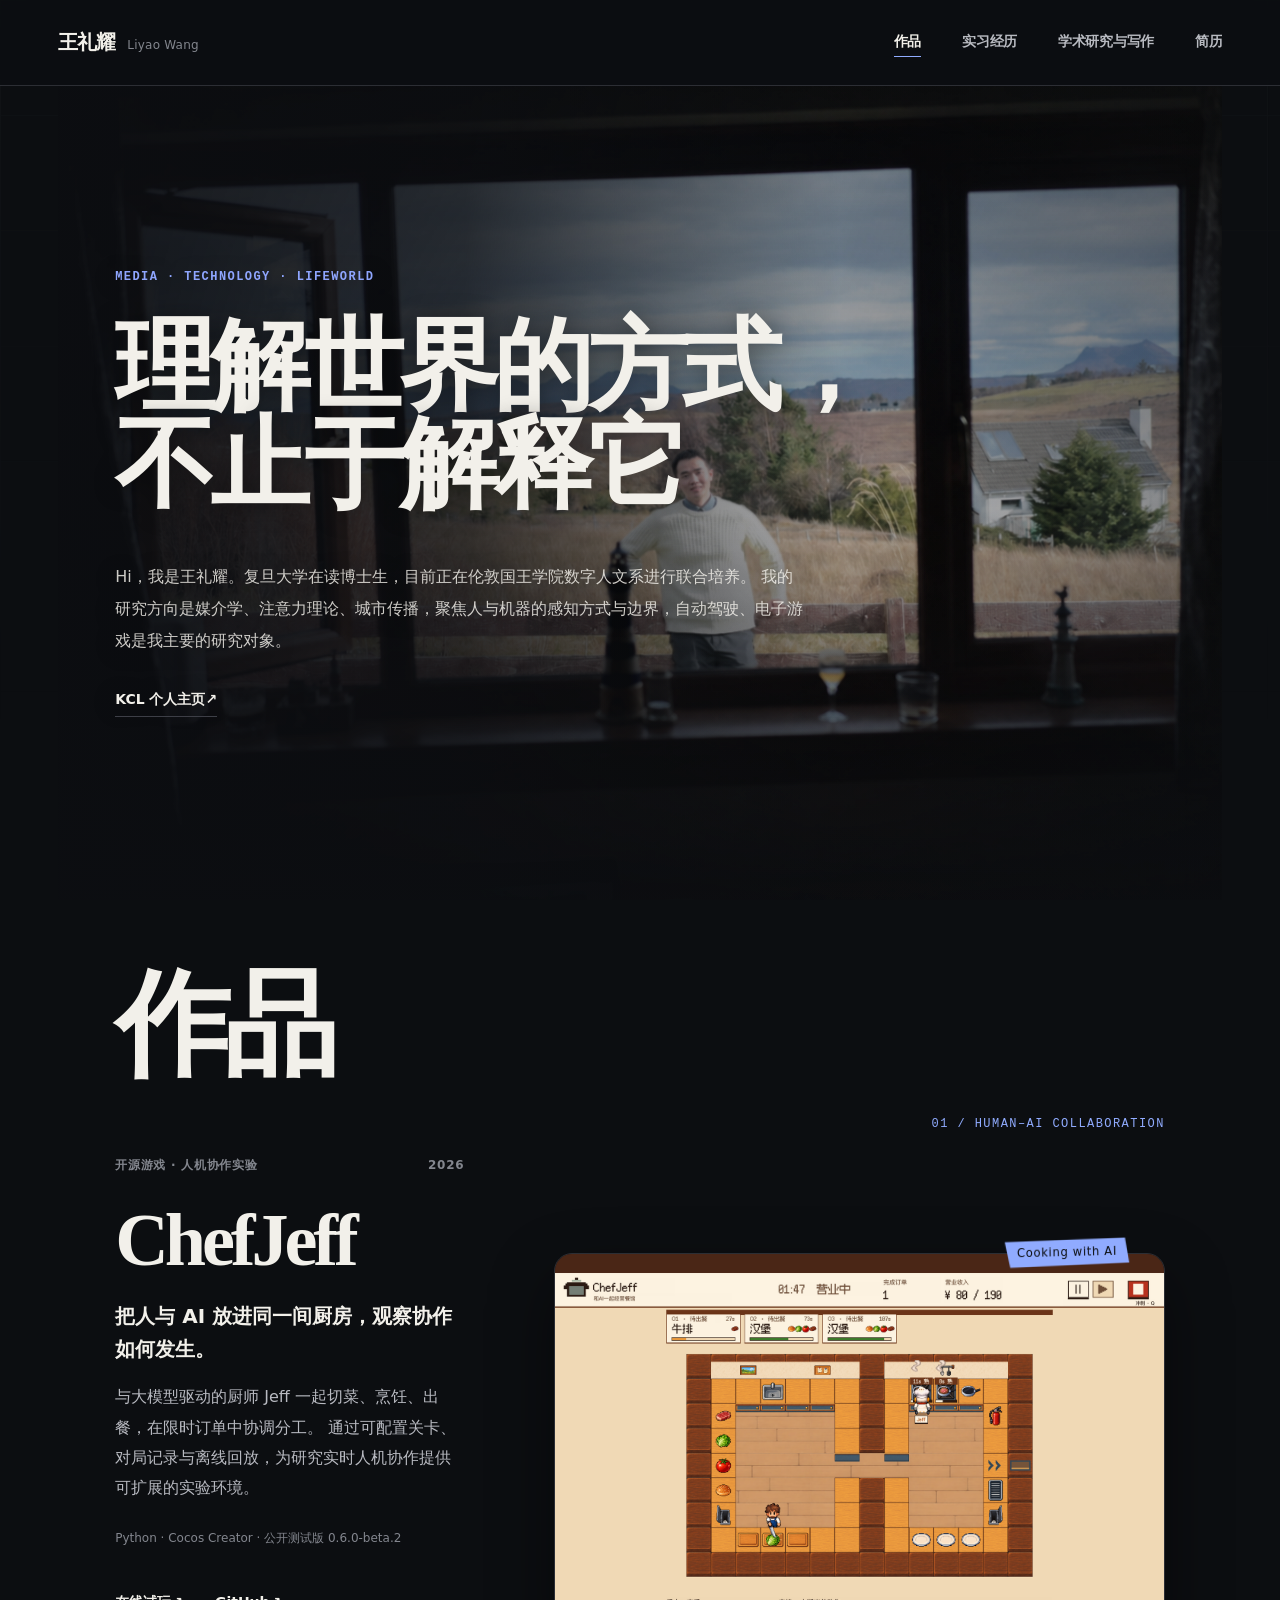
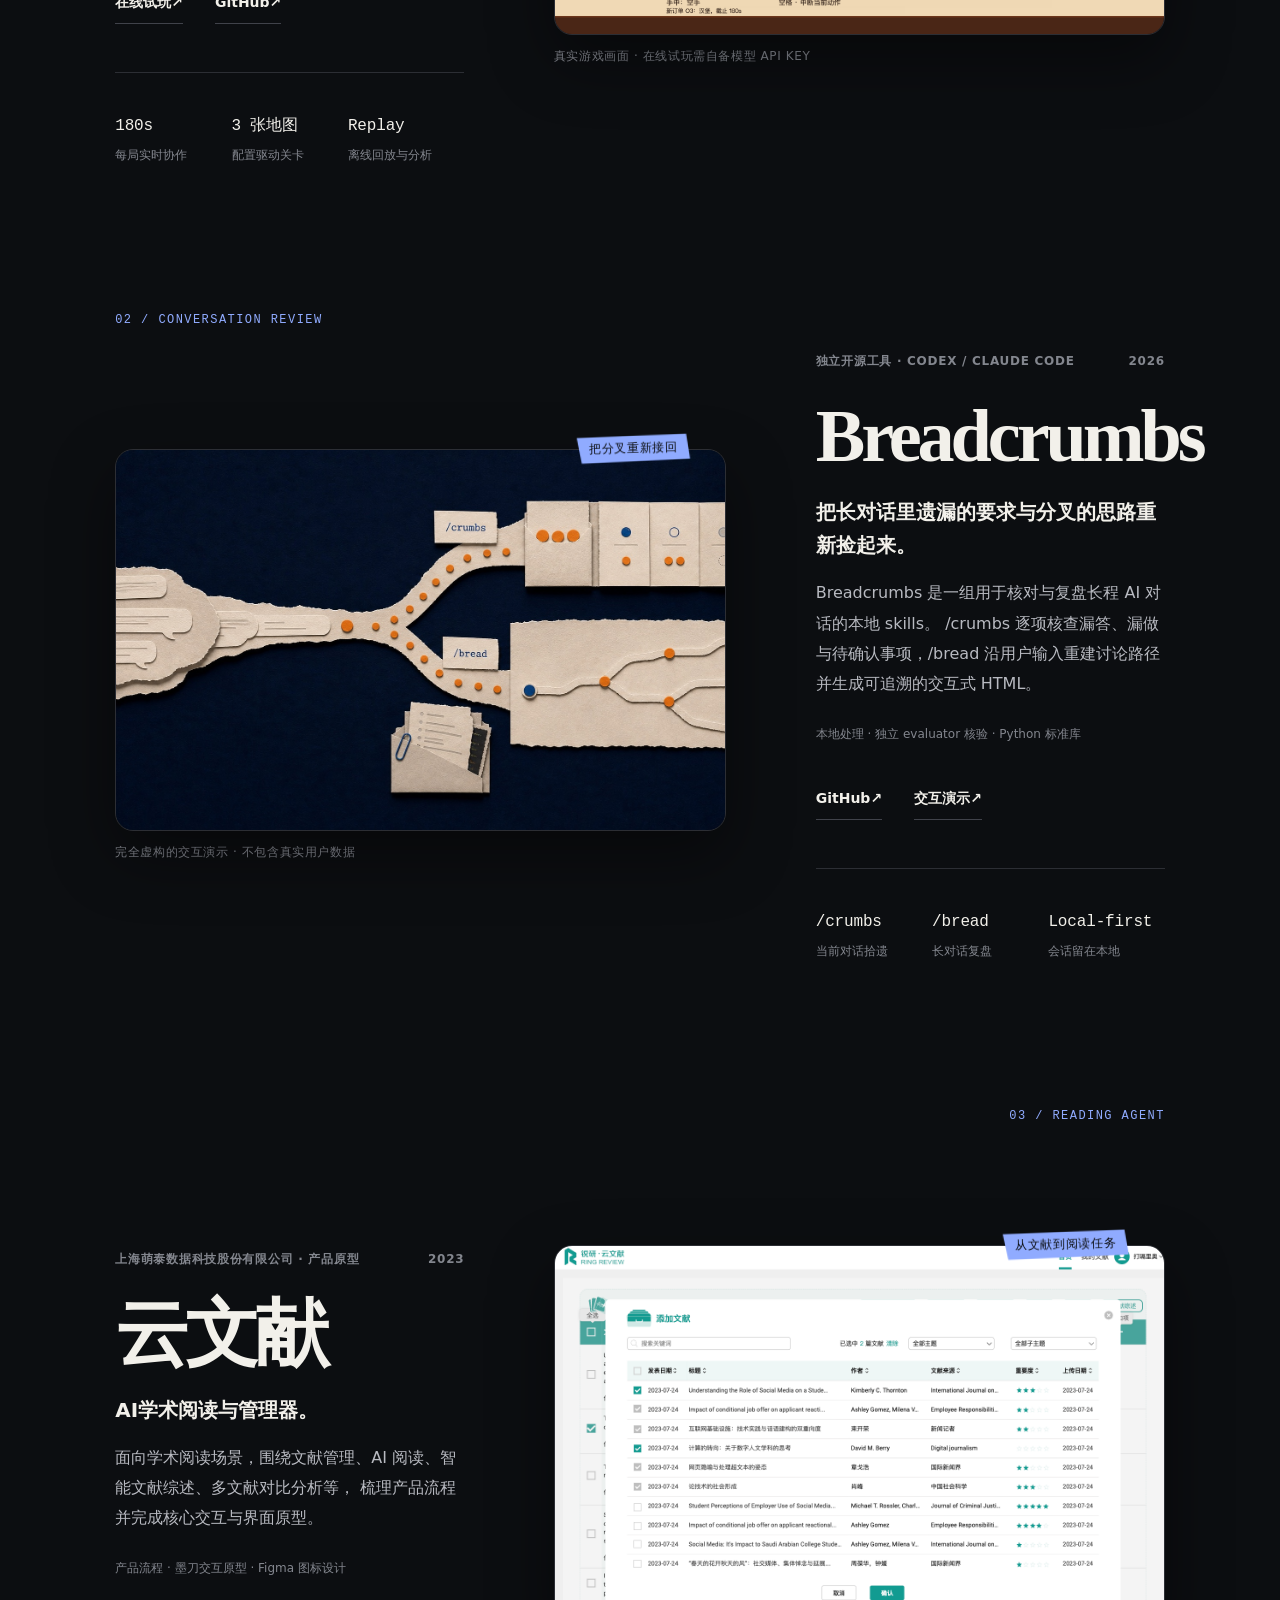
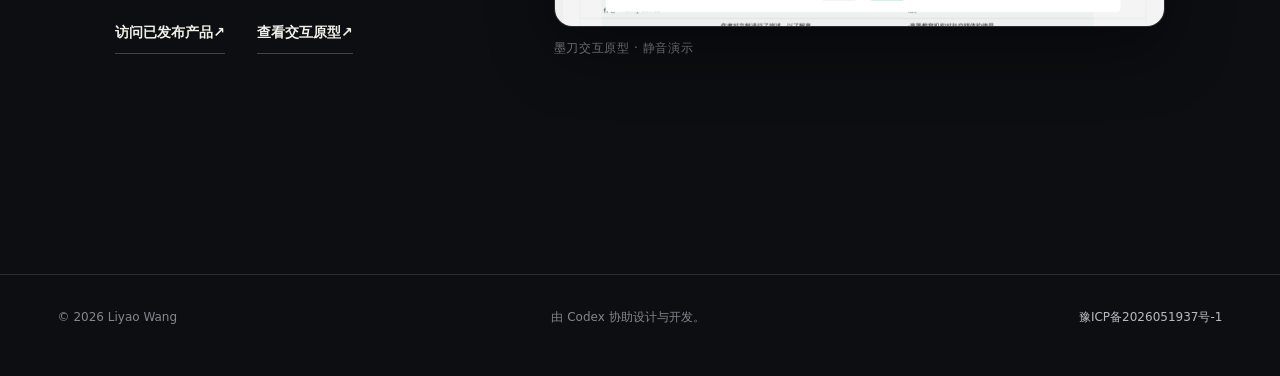
<file: index.html>
<!doctype html>
<html lang="zh-CN">
  <head>
    <meta charset="UTF-8" />
    <meta name="viewport" content="width=device-width, initial-scale=1, viewport-fit=cover" />
    <meta
      name="description"
      content="王礼耀 Liyao Wang 的个人网站：产品、研究、写作与经历。"
    />
    <meta name="theme-color" content="#111214" />
    <title>王礼耀 Liyao Wang</title>
    <link rel="icon" href="assets/icon.svg?v=2" type="image/svg+xml" />
    <link rel="alternate icon" href="assets/icon-32.png?v=2" sizes="32x32" type="image/png" />
    <link rel="alternate icon" href="assets/icon-16.png?v=2" sizes="16x16" type="image/png" />
    <link rel="apple-touch-icon" href="assets/apple-touch-icon.png?v=2" sizes="180x180" />
    <link rel="stylesheet" href="styles.css" />
    <link rel="stylesheet" href="hallmark.css?v=20261022-1" />
    <script src="script.js?v=20260726-6" defer></script>
  </head>
  <body class="home-page">
    <a class="skip-link" href="#main">跳到主要内容</a>

    <header class="site-header" data-header>
      <a class="wordmark" href="index.html" aria-label="返回首页">
        <span>王礼耀</span>
        <span class="wordmark-en">Liyao Wang</span>
      </a>
      <button class="menu-button" type="button" aria-expanded="false" aria-controls="site-nav">
        <span class="sr-only">打开导航</span>
        <span></span><span></span>
      </button>
      <nav class="site-nav" id="site-nav" aria-label="主要导航">
        <a href="#work" aria-current="page"><span class="nav-zh">作品</span></a>
        <a href="experience.html"><span class="nav-zh">实习经历</span></a>
        <a href="research.html"><span class="nav-zh">学术研究与写作</span></a>
        <a href="cv.html"><span class="nav-zh">简历</span></a>
      </nav>
    </header>

    <main id="main">
      <section class="hero" id="top" aria-labelledby="hero-title" data-depth-hero>
        <div class="hero-depth-scene" aria-hidden="true">
          <div class="hero-depth-layer hero-depth-background" data-depth-layer data-depth="0.10"></div>
          <div class="hero-depth-layer hero-depth-person" data-depth-layer data-depth="0.26"></div>
          <div class="hero-depth-layer hero-depth-frame" data-depth-layer data-depth="0.55"></div>
          <div class="hero-depth-static"></div>
          <div class="hero-depth-shade"></div>
        </div>

        <div class="hero-copy">
          <p class="kicker">Media · Technology · Lifeworld</p>
          <h1 id="hero-title">
            <span>理解世界的方式，</span>
            <span>不止于解释它</span>
          </h1>
          <p class="hero-intro">
            Hi，我是王礼耀。复旦大学在读博士生，目前正在伦敦国王学院数字人文系进行联合培养。
            我的研究方向是媒介学、注意力理论、城市传播，聚焦人与机器的感知方式与边界，自动驾驶、电子游戏是我主要的研究对象。
          </p>
          <a class="hero-profile-link" href="https://www.kcl.ac.uk/people/liyao-wang" target="_blank" rel="noreferrer">KCL 个人主页 <span class="arrow arrow-ne" aria-hidden="true">↗</span></a>
        </div>
      </section>

      <section class="section" id="work" aria-labelledby="work-title">
        <header class="section-heading section-heading-primary" data-reveal>
          <h2 id="work-title"><span class="section-title-zh">作品</span></h2>
        </header>

        <div class="project-stack">
          <article class="project-card project-chefjeff" data-reveal>
            <div class="project-copy">
              <div class="project-meta">
                <span>开源游戏 · 人机协作实验</span>
                <span>2026</span>
              </div>
              <h3>ChefJeff</h3>
              <p class="project-lead">把人与 AI 放进同一间厨房，观察协作如何发生。</p>
              <p class="project-description">
                与大模型驱动的厨师 Jeff 一起切菜、烹饪、出餐，在限时订单中协调分工。
                通过可配置关卡、对局记录与离线回放，为研究实时人机协作提供可扩展的实验环境。
              </p>
              <p class="project-note">Python · Cocos Creator · 公开测试版 0.6.0-beta.2</p>
              <div class="project-links">
                <a class="inline-link" href="https://chefjeff.online/" target="_blank" rel="noreferrer">在线试玩 <span class="arrow arrow-ne" aria-hidden="true">↗</span></a>
                <a class="inline-link" href="https://github.com/belchingleo/ChefJeff" target="_blank" rel="noreferrer">GitHub <span class="arrow arrow-ne" aria-hidden="true">↗</span></a>
              </div>
              <ul class="fact-row" aria-label="ChefJeff 核心能力">
                <li><strong>180s</strong><span>每局实时协作</span></li>
                <li><strong>3 张地图</strong><span>配置驱动关卡</span></li>
                <li><strong>Replay</strong><span>离线回放与分析</span></li>
              </ul>
            </div>

            <figure
              class="project-proof"
              data-caption="真实游戏画面 · 在线试玩需自备模型 API Key"
            >
              <span class="project-proof-note">Cooking with AI</span>
              <div class="project-proof-frame">
                <img
                  src="assets/chefjeff/gameplay.png"
                  alt="ChefJeff 真实游戏画面：玩家与 AI 厨师 Jeff 在同一间厨房里协作完成牛排和汉堡订单"
                  width="1600"
                  height="1000"
                  loading="lazy"
                />
              </div>
            </figure>
          </article>

          <article class="project-card project-breadcrumbs" data-reveal>
            <div class="project-copy">
              <div class="project-meta">
                <span>独立开源工具 · Codex / Claude Code</span>
                <span>2026</span>
              </div>
              <h3>Breadcrumbs</h3>
              <p class="project-lead">把长对话里遗漏的要求与分叉的思路重新捡起来。</p>
              <p class="project-description">
                Breadcrumbs 是一组用于核对与复盘长程 AI 对话的本地 skills。
                /crumbs 逐项核查漏答、漏做与待确认事项，/bread 沿用户输入重建讨论路径并生成可追溯的交互式 HTML。
              </p>
              <p class="project-note">本地处理 · 独立 evaluator 核验 · Python 标准库</p>
              <div class="project-links">
                <a class="inline-link" href="https://github.com/belchingleo/breadcrumbs" target="_blank" rel="noreferrer">GitHub <span class="arrow arrow-ne" aria-hidden="true">↗</span></a>
                <a class="inline-link" href="https://belchingleo.github.io/breadcrumbs/" target="_blank" rel="noreferrer">交互演示 <span class="arrow arrow-ne" aria-hidden="true">↗</span></a>
              </div>
              <ul class="fact-row" aria-label="Breadcrumbs 核心能力">
                <li><strong>/crumbs</strong><span>当前对话拾遗</span></li>
                <li><strong>/bread</strong><span>长对话复盘</span></li>
                <li><strong>Local-first</strong><span>会话留在本地</span></li>
              </ul>
            </div>

            <figure
              class="project-proof"
              data-caption="完全虚构的交互演示 · 不包含真实用户数据"
            >
              <span class="project-proof-note">把分叉重新接回</span>
              <div class="project-proof-frame">
                <img
                  src="assets/breadcrumbs/breadcrumbs-overview-v2.jpg"
                  alt="Breadcrumbs 项目视觉：一段长对话分为拾回遗漏事项与重建思路路径两条路线"
                  width="1774"
                  height="887"
                  loading="lazy"
                />
              </div>
            </figure>
          </article>

          <article class="project-card project-cloud" data-reveal>
            <figure class="project-proof" data-caption="墨刀交互原型 · 静音演示">
              <span class="project-proof-note">从文献到阅读任务</span>
              <div class="project-proof-frame">
                <video
                  autoplay
                  muted
                  loop
                  playsinline
                  preload="metadata"
                  poster="assets/cloud/multi-document.png"
                  fetchpriority="high"
                  aria-label="云文献的文献管理、AI 阅读与多文献对比静音演示"
                >
                  <source src="assets/cloud/cloud-literature-demo-web.mp4" type="video/mp4" />
                </video>
              </div>
            </figure>

            <div class="project-copy">
              <div class="project-meta">
                <span>上海萌泰数据科技股份有限公司 · 产品原型</span>
                <span>2023</span>
              </div>
              <h3>云文献</h3>
              <p class="project-lead">AI学术阅读与管理器。</p>
              <p class="project-description">
                面向学术阅读场景，围绕文献管理、AI 阅读、智能文献综述、多文献对比分析等，
                梳理产品流程并完成核心交互与界面原型。
              </p>
              <p class="project-note">产品流程 · 墨刀交互原型 · Figma 图标设计</p>
              <div class="project-links">
                <a class="inline-link" href="https://review.ringdata.com/" target="_blank" rel="noreferrer">访问已发布产品 <span class="arrow arrow-ne" aria-hidden="true">↗</span></a>
                <a
                  class="inline-link"
                  href="https://modao.cc/proto/WWRARDUrzvsxw8esrP9hX/sharing?view_mode=read_only&amp;screen=rbpToUFxjSQAMRxyo"
                  target="_blank"
                  rel="noreferrer"
                >查看交互原型 <span class="arrow arrow-ne" aria-hidden="true">↗</span></a>
              </div>
            </div>
          </article>
        </div>
      </section>
    </main>

    <footer class="site-footer">
      <p>© <span data-year></span> Liyao Wang</p>
      <p>由 Codex 协助设计与开发。</p>
      <p><a href="https://beian.miit.gov.cn/" target="_blank" rel="noreferrer">豫ICP备2026051937号-1</a></p>
    </footer>
    <!-- Cloudflare Web Analytics -->
    <script type="module" src="https://static.cloudflareinsights.com/beacon.min.js" data-cf-beacon='{"token":"25f6d44d55c4481bb3fc0f213a7c802e"}'></script>
    <!-- End Cloudflare Web Analytics -->
  </body>
</html>
</file>
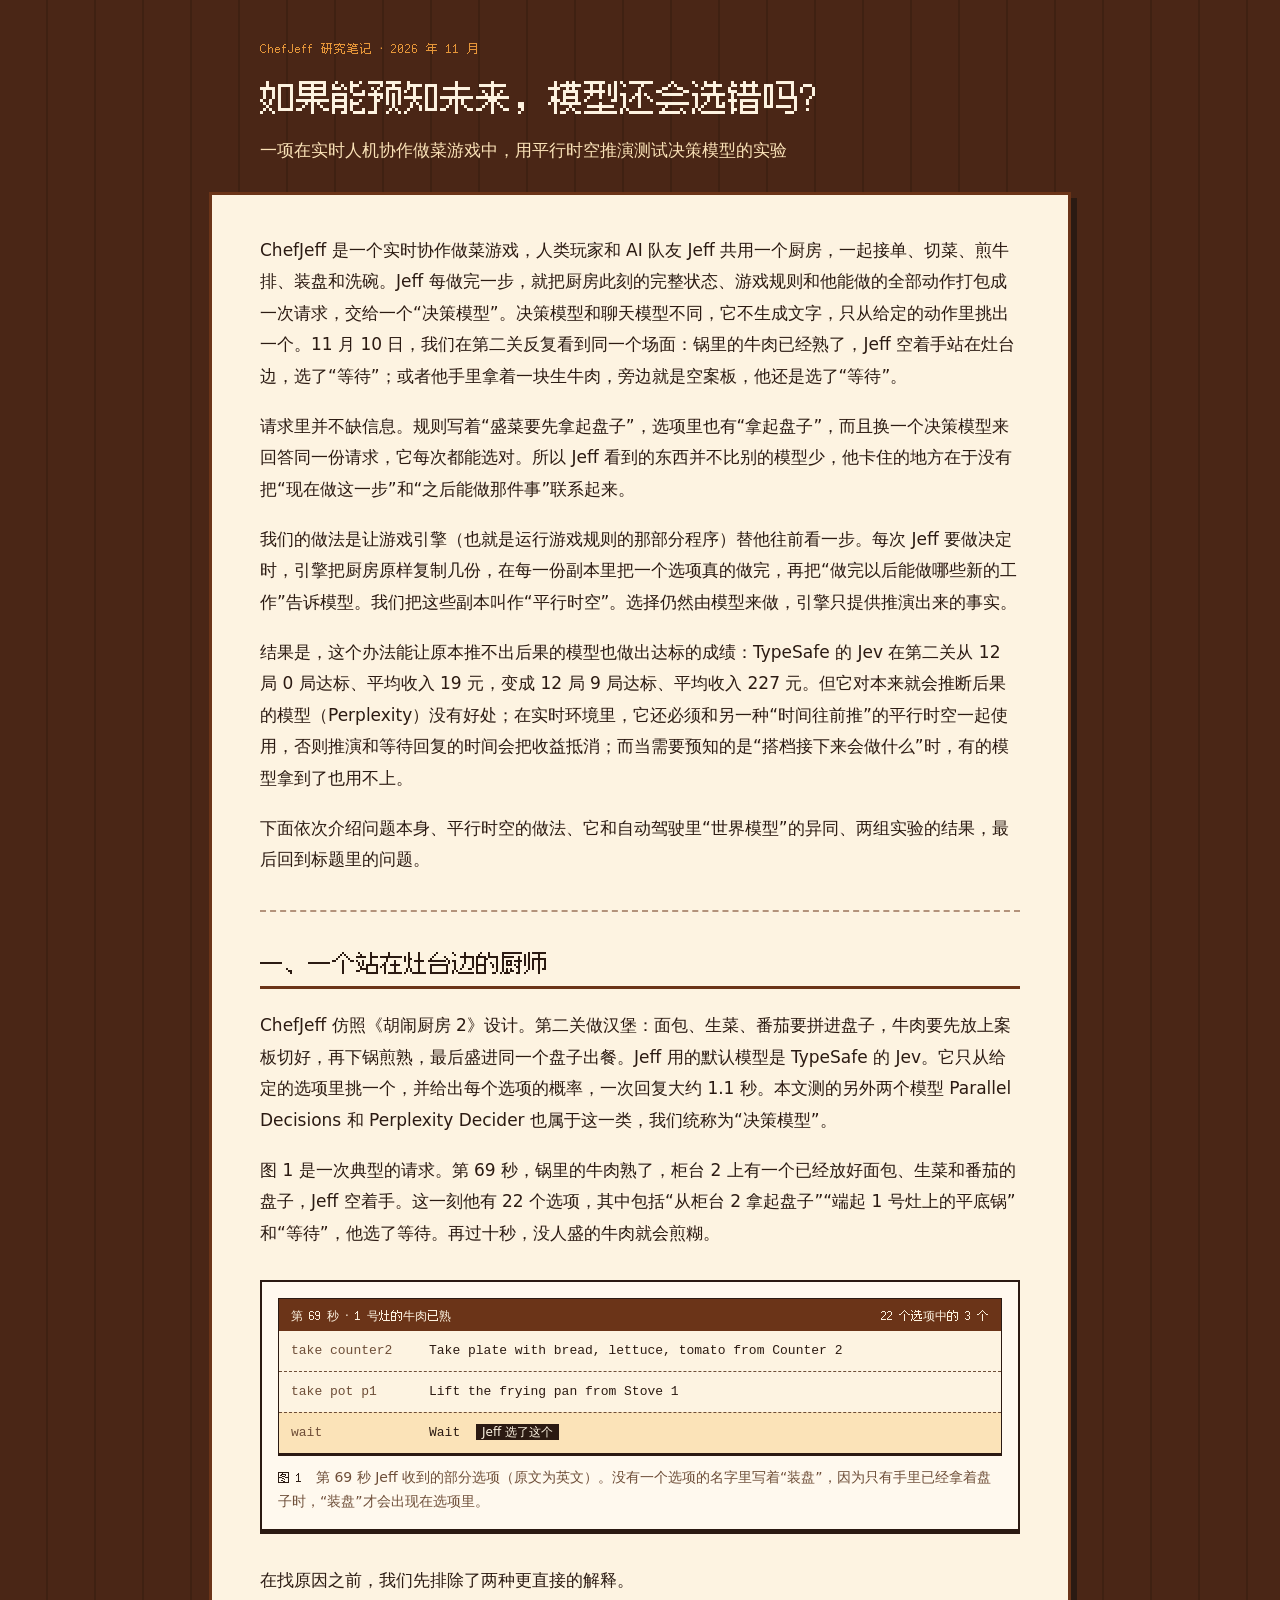
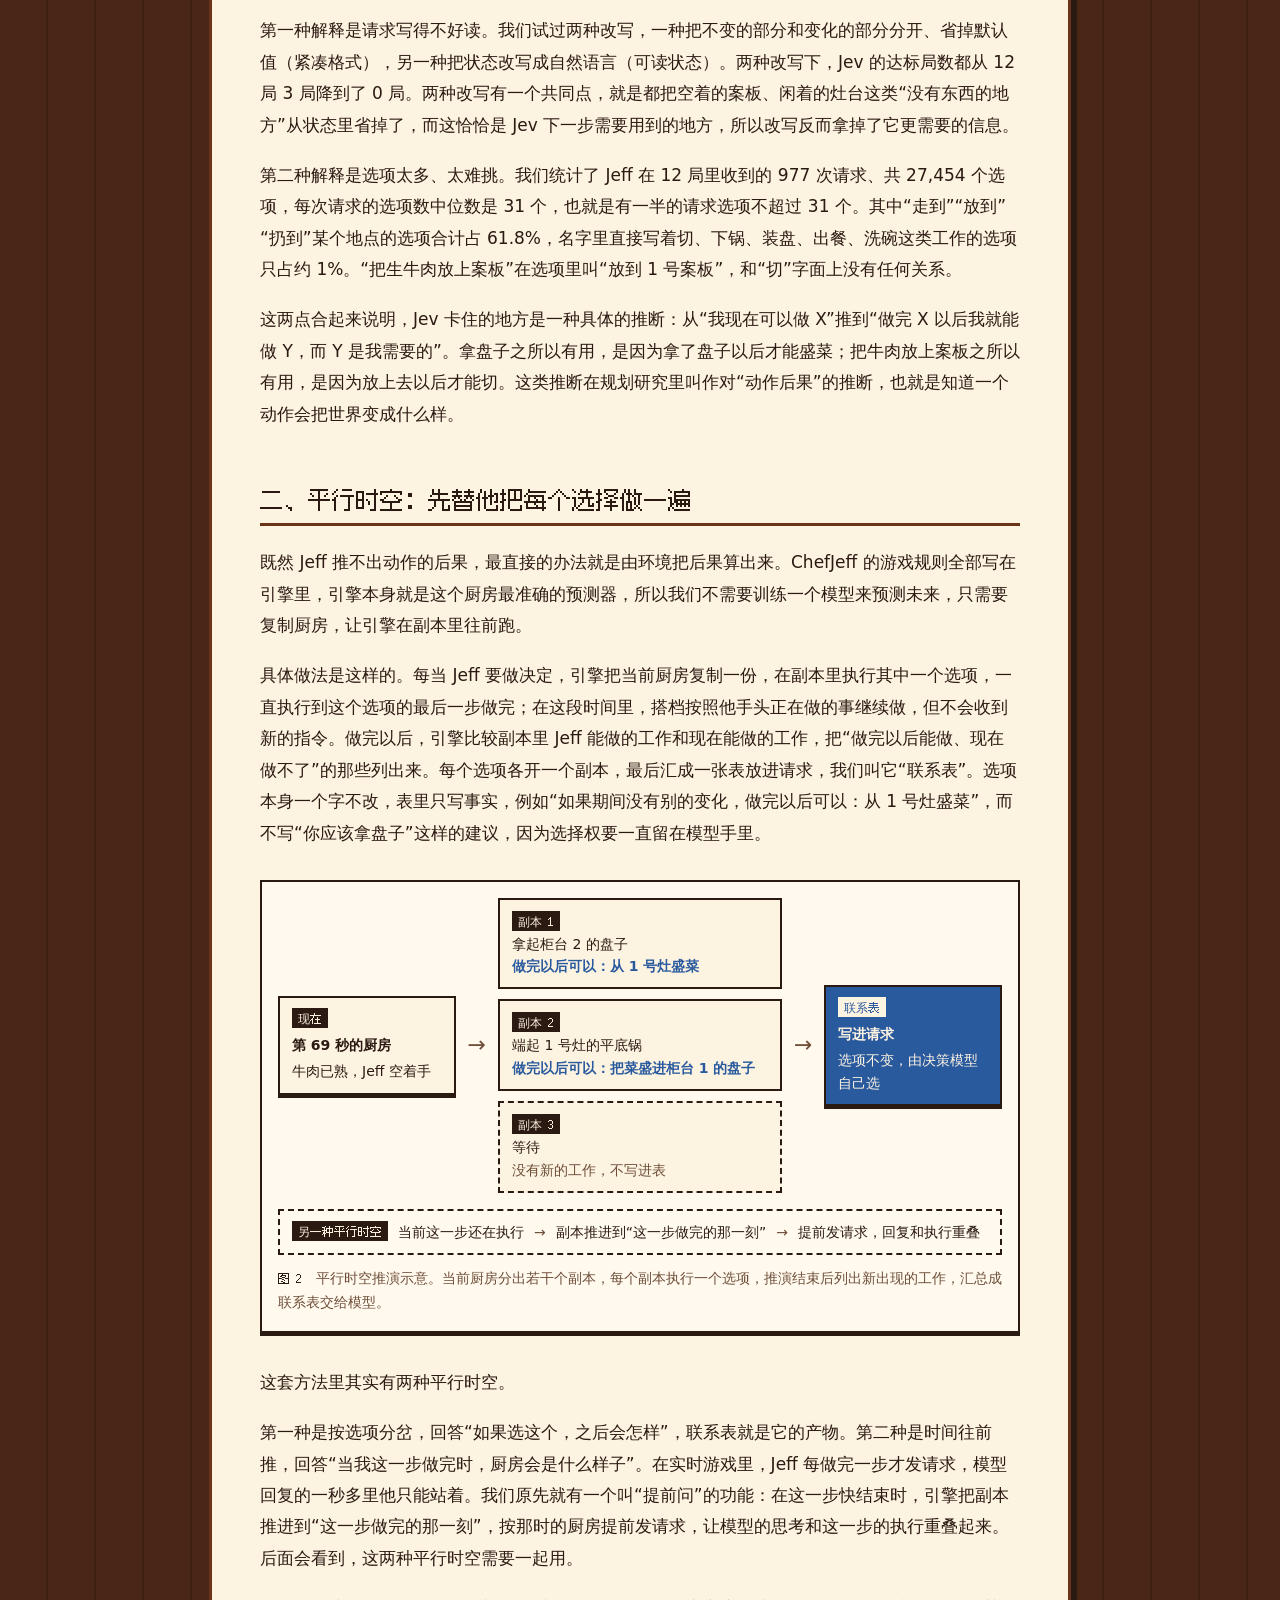
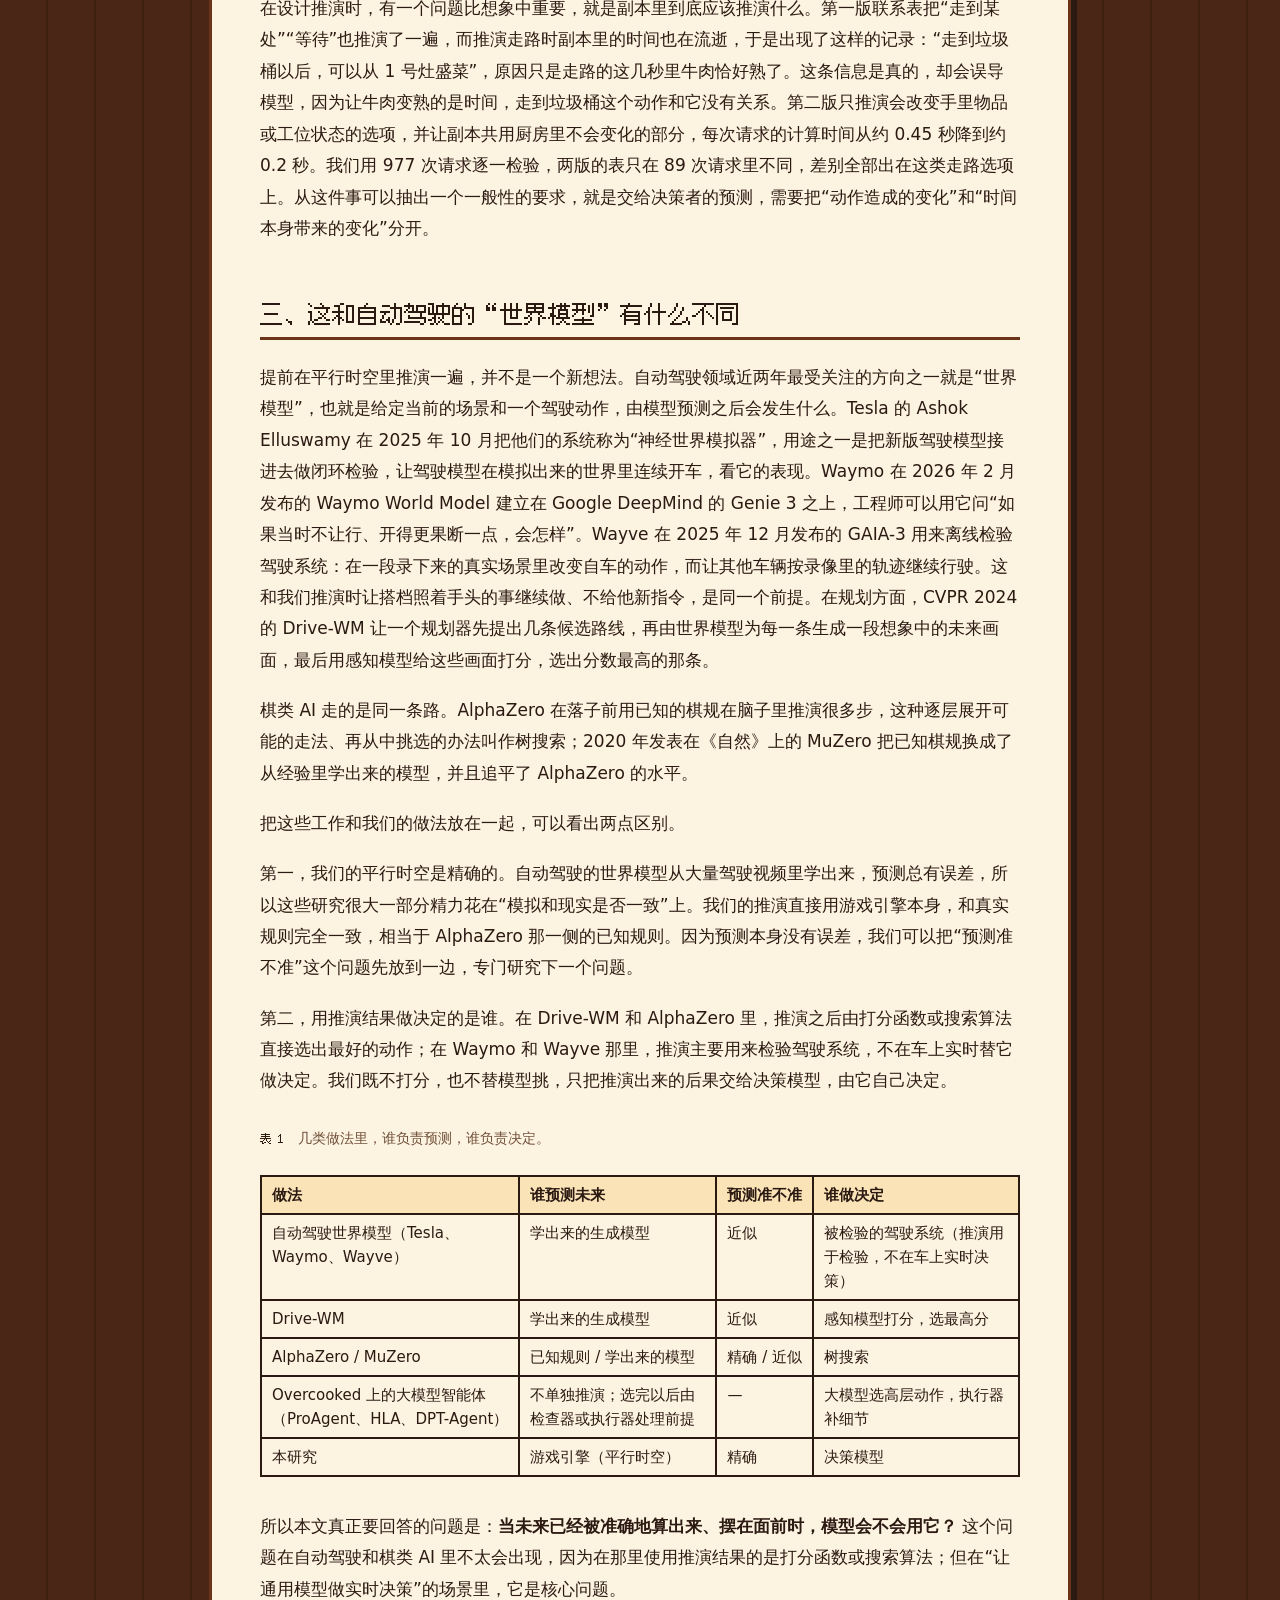
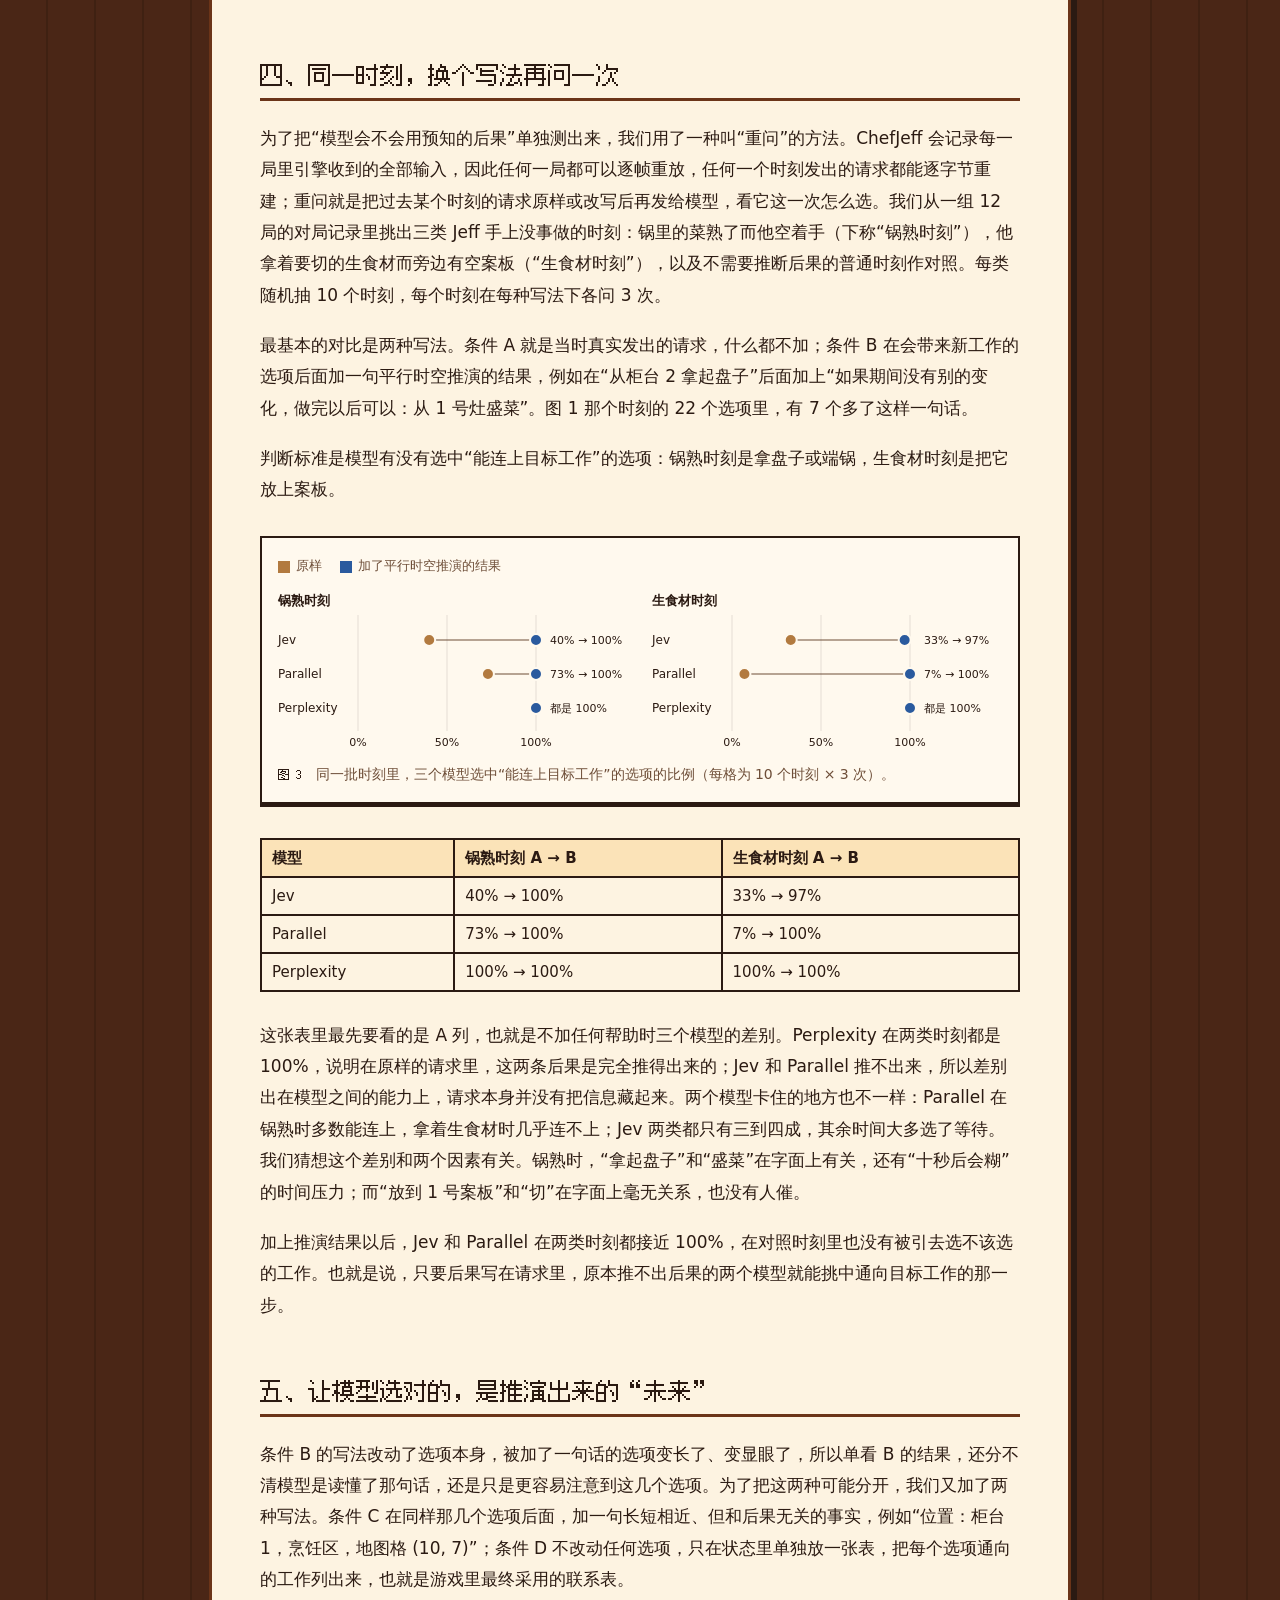
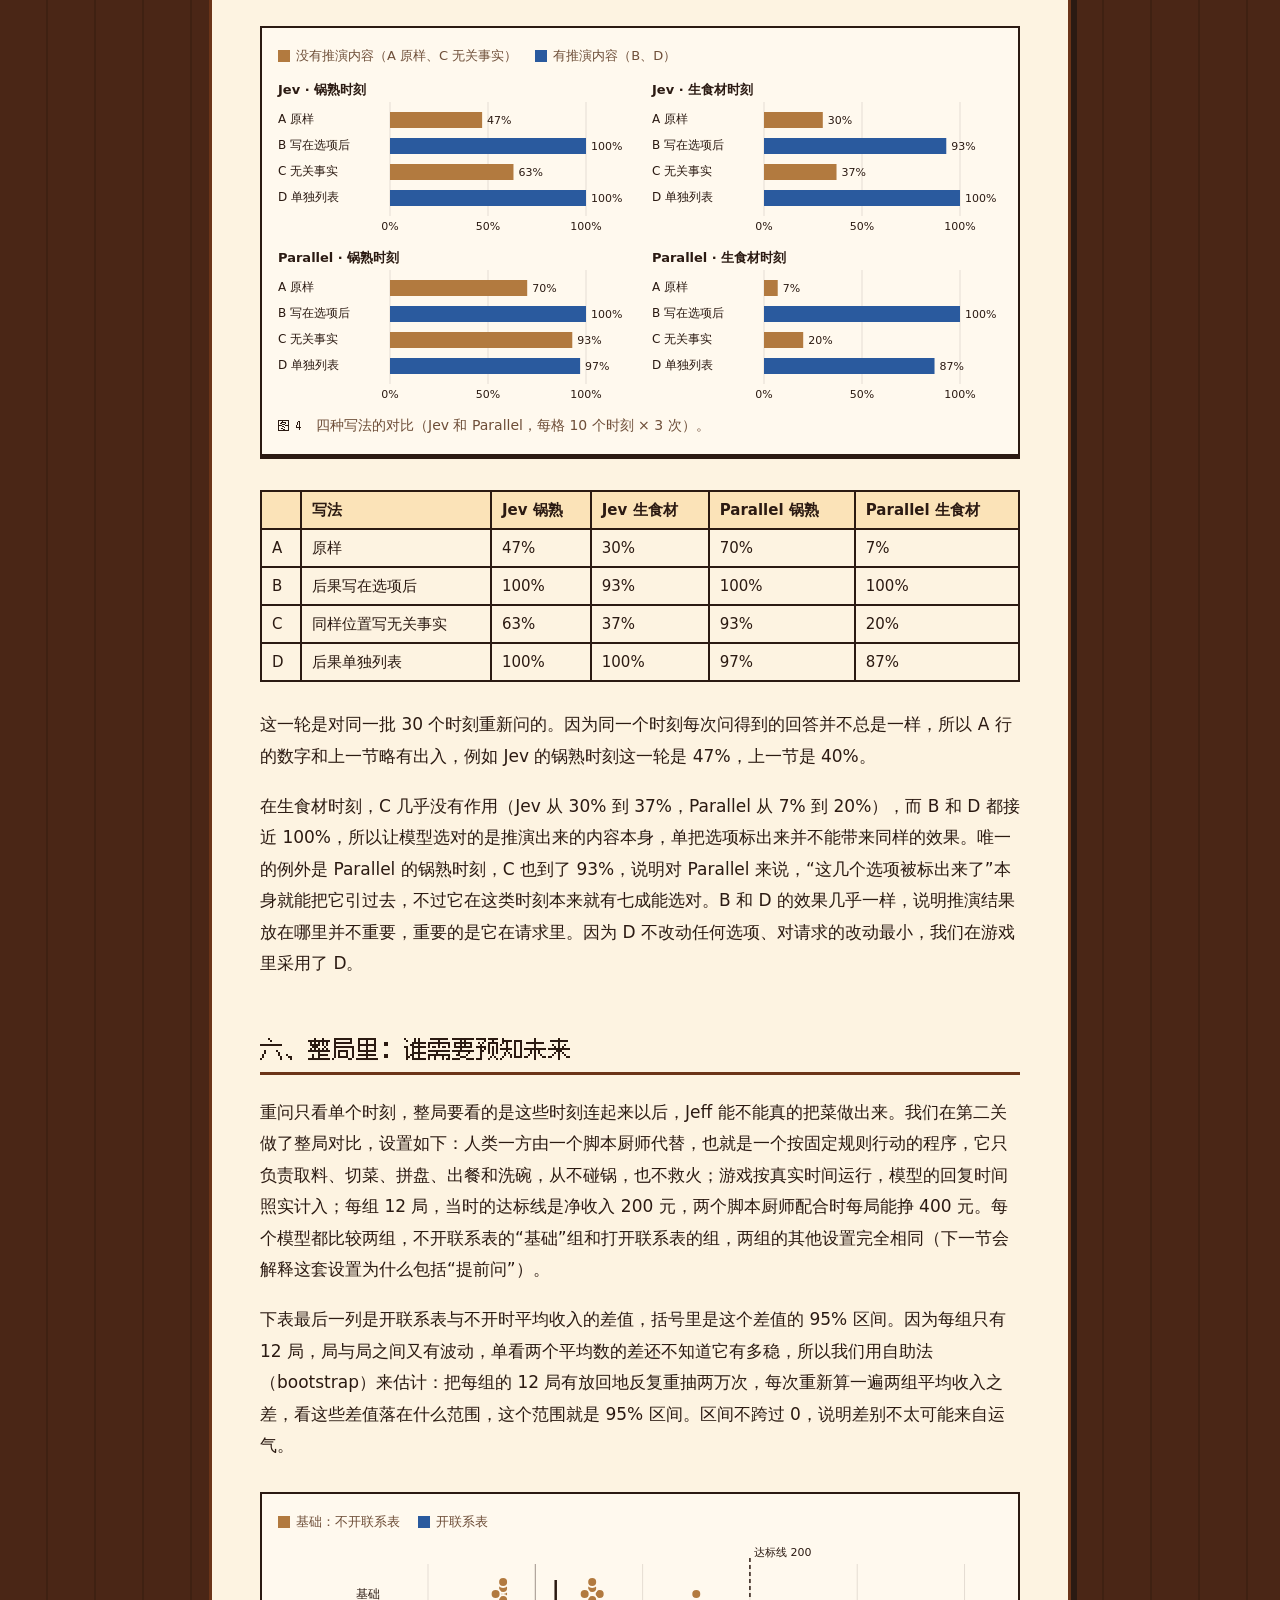
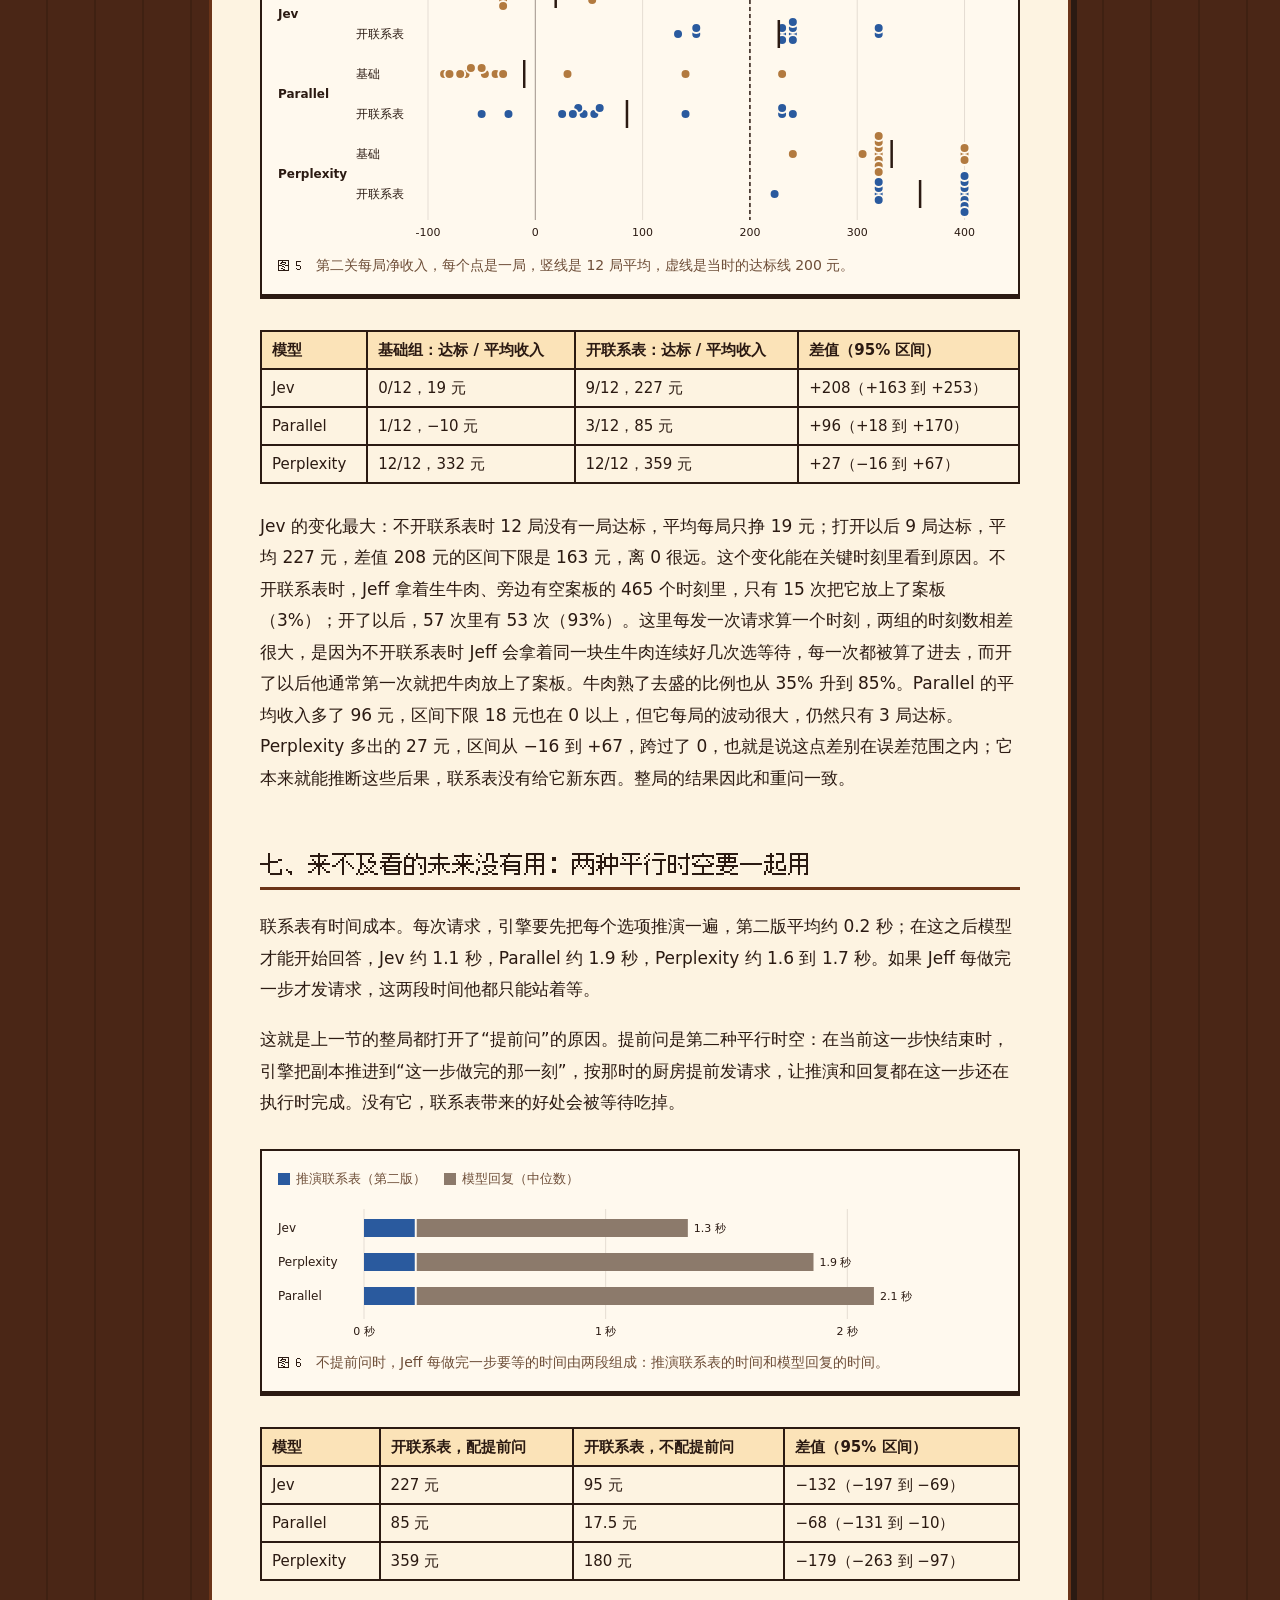
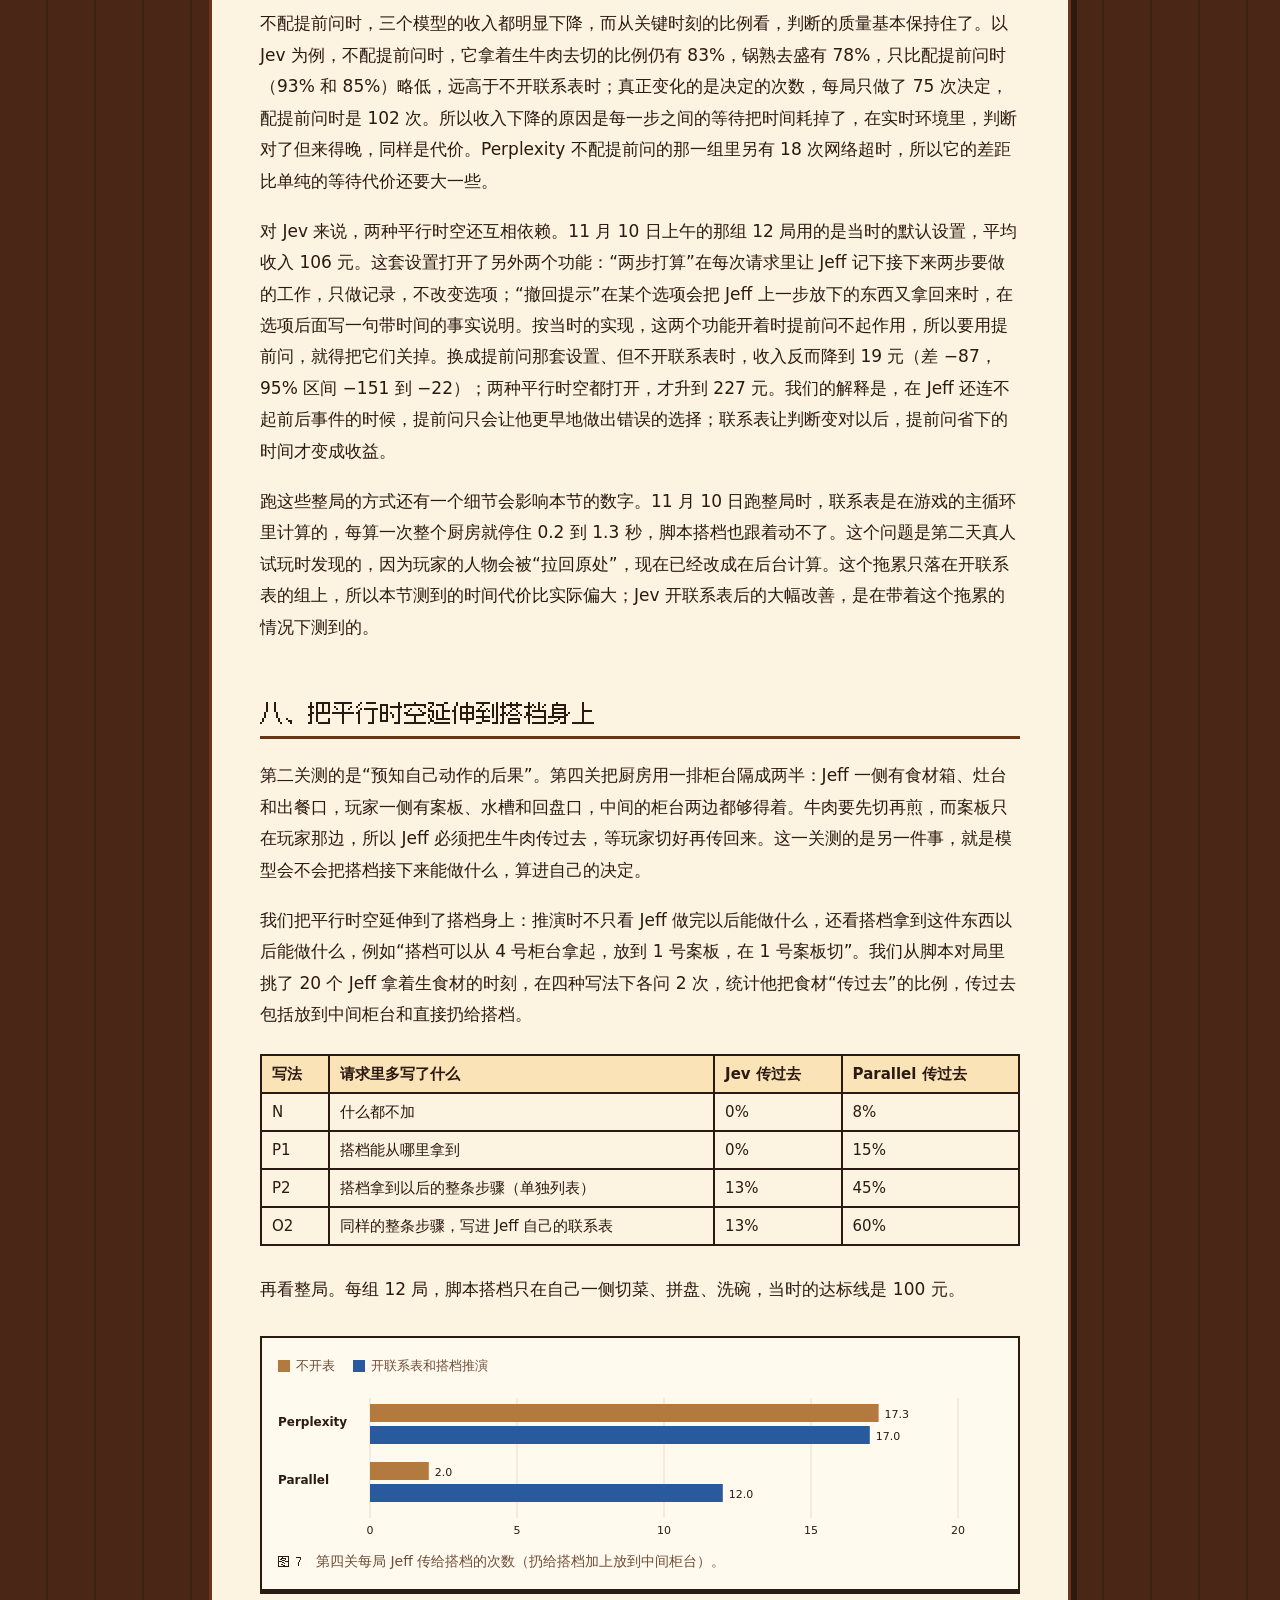
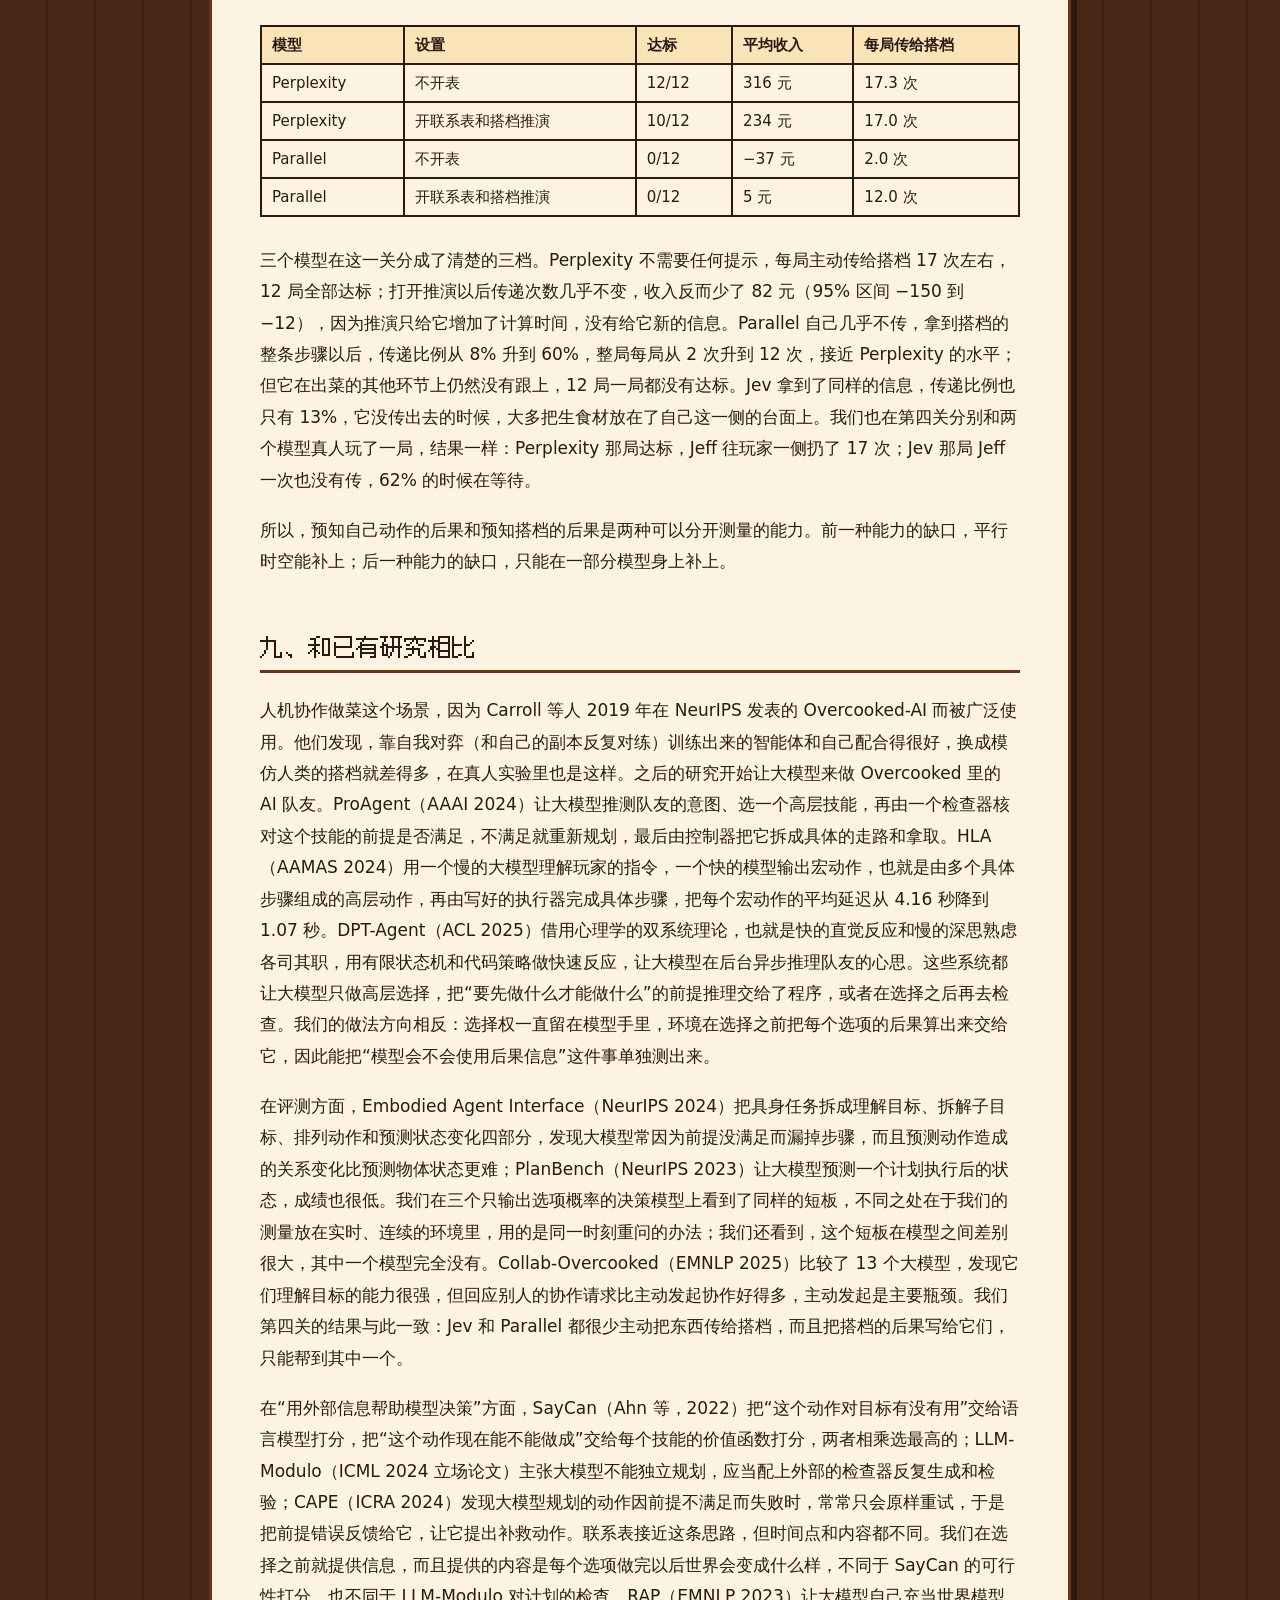
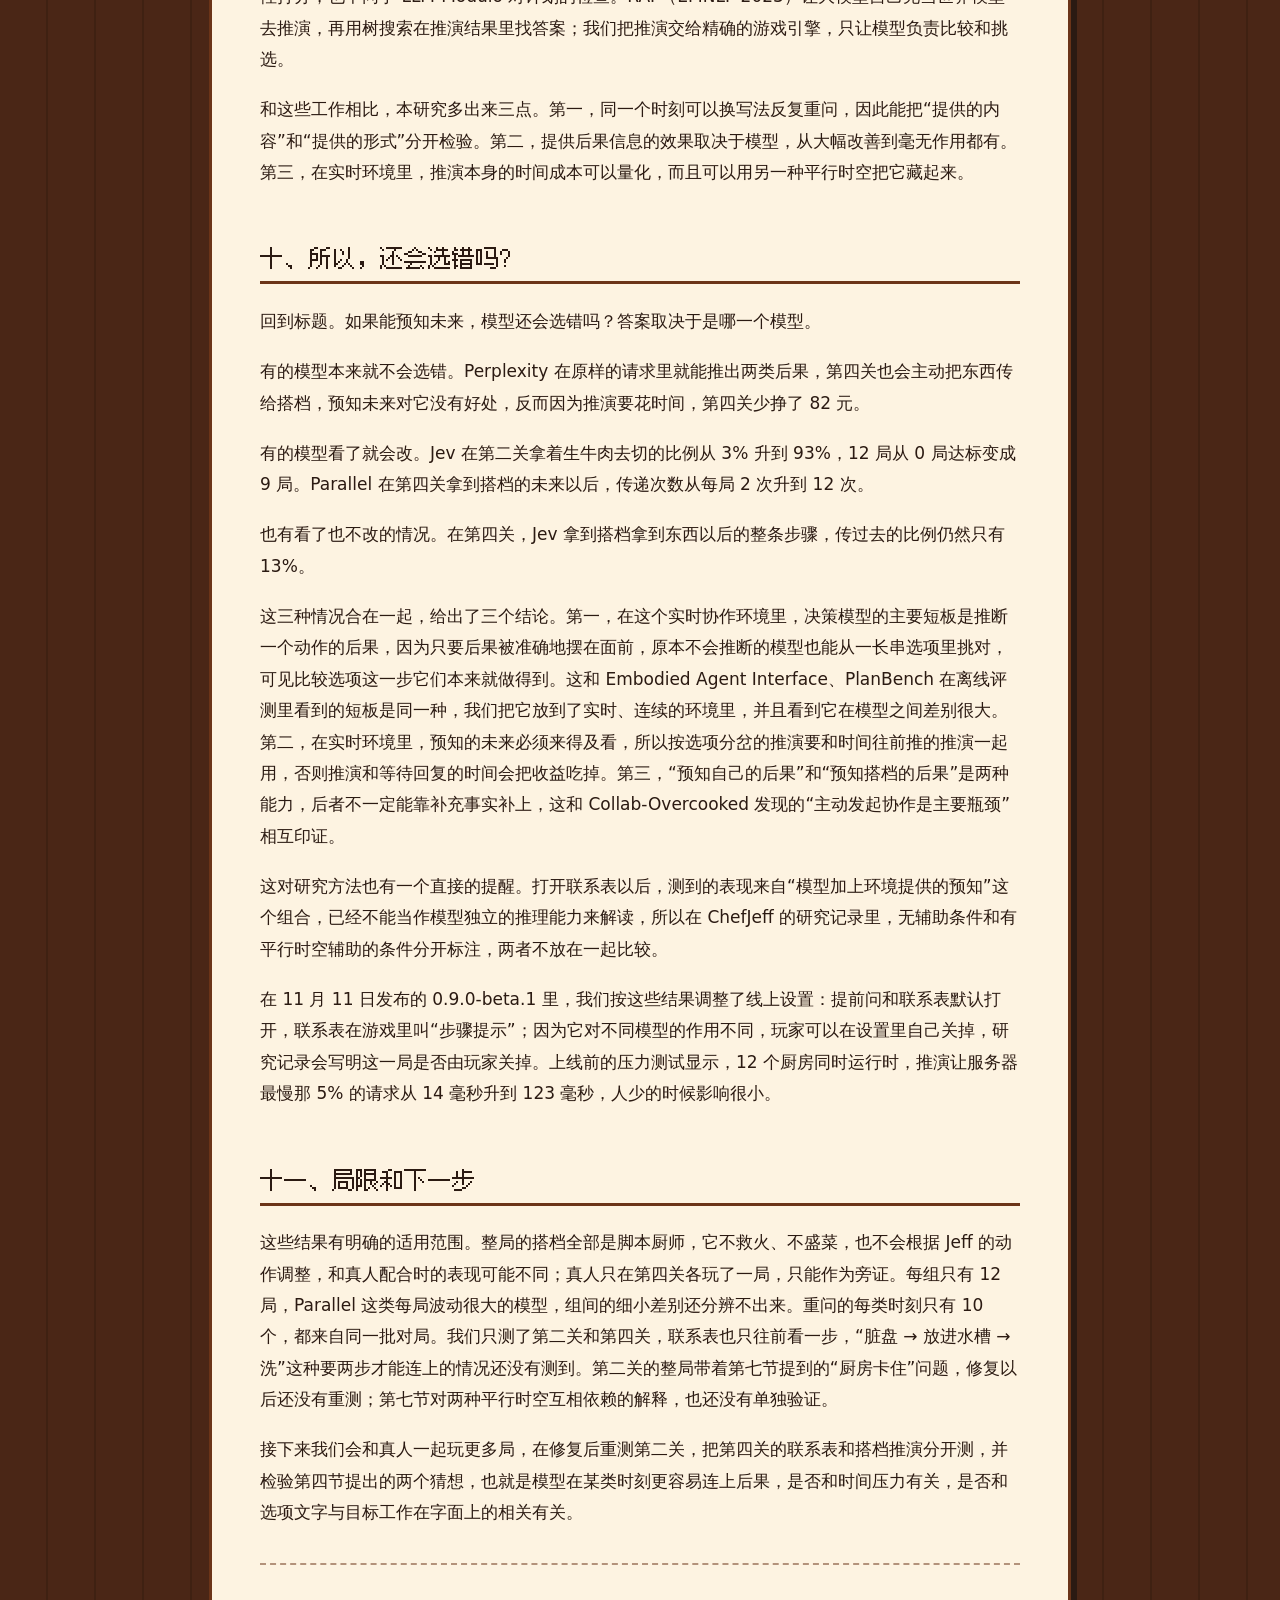
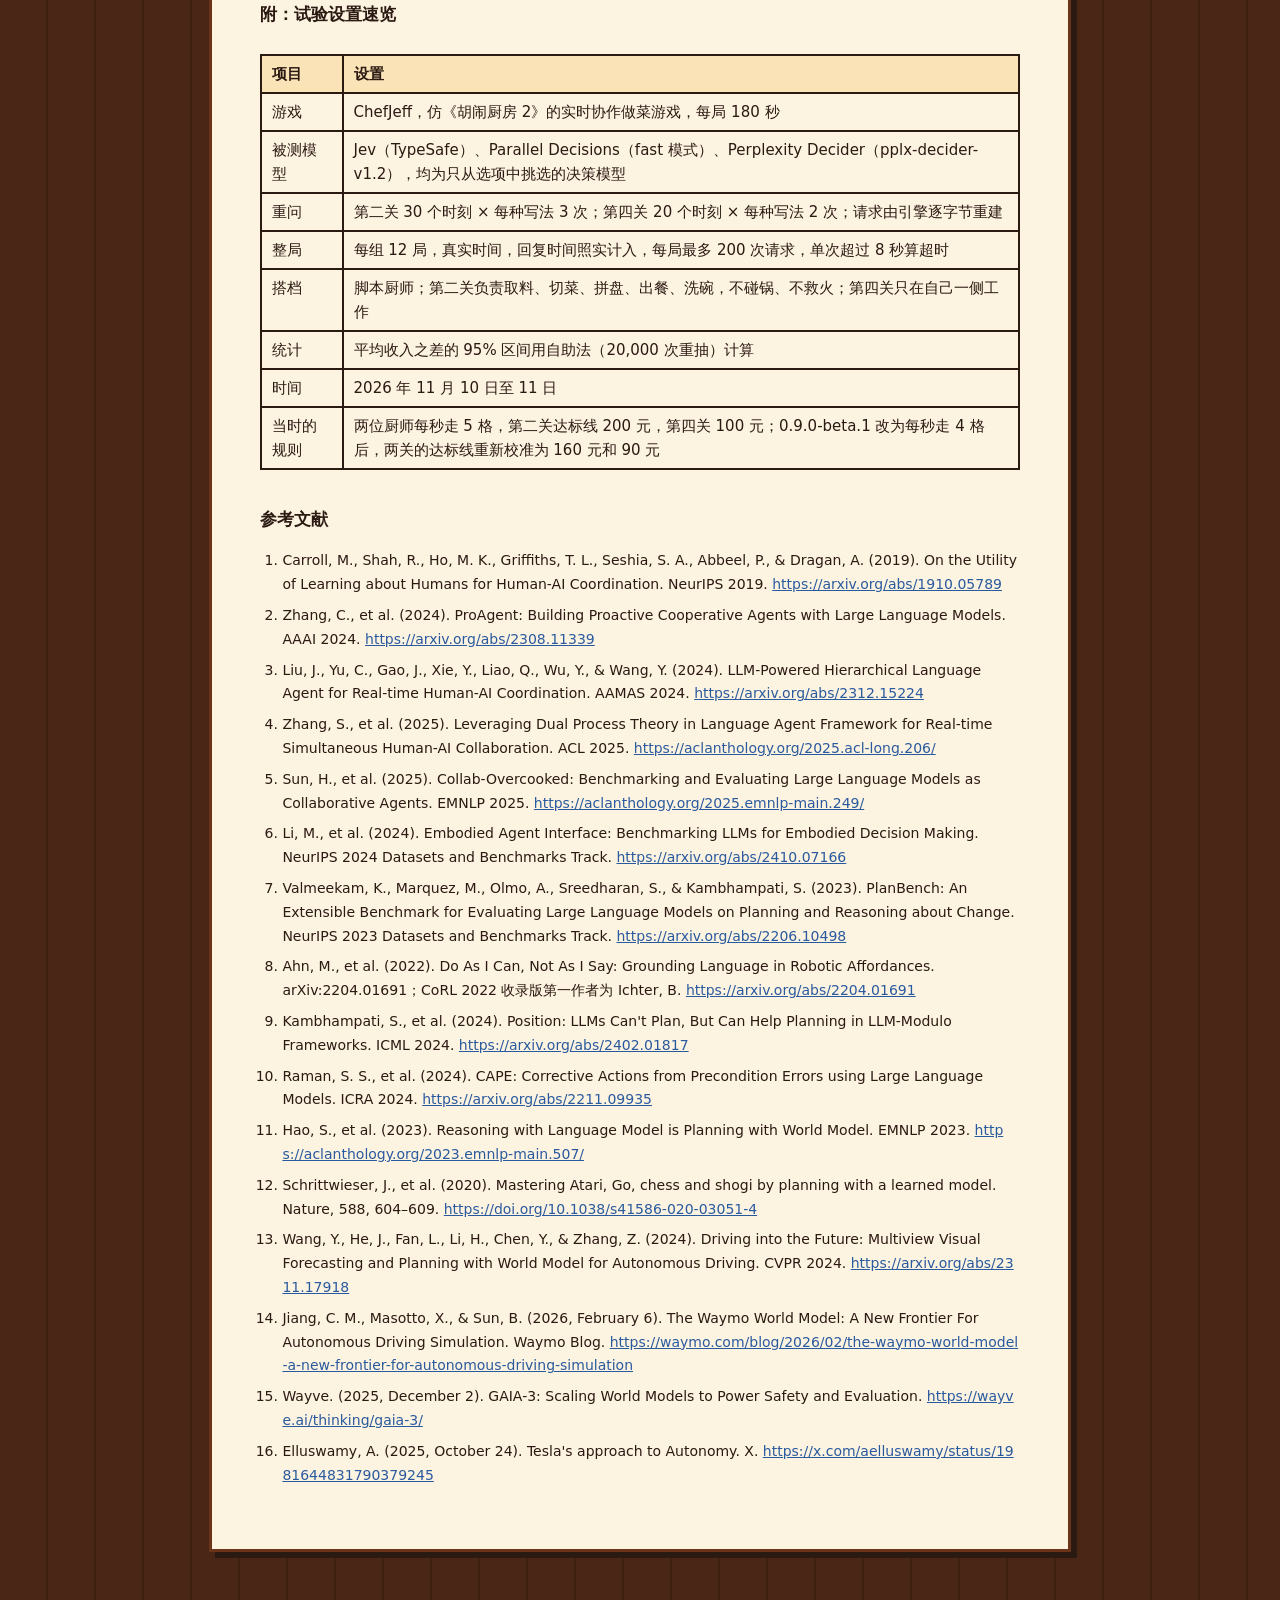
<file: writing/parallel-timelines/index.html>
<!doctype html>
<html lang="zh-CN">
<head>
<meta charset="utf-8">
<meta name="viewport" content="width=device-width, initial-scale=1, viewport-fit=cover">
<title>如果能预知未来，模型还会选错吗？</title>
<meta name="description" content="在实时人机协作做菜游戏 ChefJeff 中，用游戏引擎的平行时空推演把每个选项的后果告诉决策模型，看 Jev、Parallel、Perplexity 会不会因此改变选择。">
<meta property="og:title" content="如果能预知未来，模型还会选错吗？">
<meta property="og:description" content="一项在实时人机协作做菜游戏中，用平行时空推演测试决策模型的实验。">
<link rel="icon" href="../../assets/icon.svg?v=2" type="image/svg+xml">
<style>:root{padding-top:env(safe-area-inset-top,0px);padding-bottom:env(safe-area-inset-bottom,0px)}body{margin:0;font-size:14px}img{max-width:100%}[hidden]{display:none!important}</style>
<style>
@font-face{font-family:"ChefJeff Pixel";src:url([data-uri]) format("woff2");font-display:swap}
/* Layout: one long reading column on paper, set into the ChefJeff kitchen frame; square corners, hard shadows.
   Colors and type come from the ChefJeff 厨房 UI design system (single "kitchen" theme, chosen on purpose). */
:root {
  --surface: #f0d9b5; --paper: #fdf3e1; --honey-tint: #fbe3b8; --ink: #2b1a12; --muted: #6e4e38;
  --walnut: #6b3418; --frame: #4a2616; --frame-line: #3f2112; --honey: #e8983a; --denim: #2a5a9e; --jeff: #a8520e;
  --series-off: #b27a3f; --series-on: #2a5a9e; --series-wait: #8c7a6b;
  --pixel: "ChefJeff Pixel", "PingFang SC", "Microsoft YaHei", system-ui, sans-serif;
  --body: "PingFang SC", "Hiragino Sans GB", "Microsoft YaHei", "Noto Sans SC", system-ui, sans-serif;
  --mono: ui-monospace, "SF Mono", Menlo, Consolas, monospace;
  color-scheme: light;
}
html { background: var(--frame); }
body { background: var(--frame); color: var(--ink); font-family: var(--body); }
.frame {
  padding-left: max(16px, env(safe-area-inset-left, 0px));
  padding-right: max(16px, env(safe-area-inset-right, 0px));
  padding-block: 32px 64px;
  background: repeating-linear-gradient(90deg, var(--frame) 0 46px, var(--frame-line) 46px 48px);
}
.masthead, .article { max-width: 760px; margin-inline: auto; }
.masthead { padding: 8px 0 28px; color: var(--paper); }
.kicker { font-family: var(--pixel); font-size: 12px; line-height: 16px; margin: 0 0 16px; letter-spacing: .08em; color: var(--honey); }
.masthead h1 { font-family: var(--pixel); font-weight: 400; font-size: 36px; line-height: 48px; margin: 0 0 16px; text-wrap: balance; }
.dek { font-size: 17px; line-height: 28px; margin: 0; color: var(--honey-tint); max-width: 38em; }
.article {
  background: var(--paper); border: 3px solid var(--walnut); box-shadow: 6px 6px 0 var(--ink);
  padding: 40px 48px 48px; font-size: 17px; line-height: 1.85;
}
.article p { margin: 0 0 1.1em; }
.article h2 {
  font-family: var(--pixel); font-weight: 400; font-size: 24px; line-height: 32px; margin: 2.2em 0 .9em;
  padding-bottom: 8px; border-bottom: 3px solid var(--walnut); text-wrap: balance;
}
.article h2:first-of-type { margin-top: 1.4em; }
.article h3 { font-size: 17px; font-weight: 650; margin: 2em 0 .6em; }
.article hr { border: 0; border-top: 2px dashed var(--walnut); margin: 2em 0; opacity: .5; }
.article strong { font-weight: 650; }
.article a { color: var(--denim); word-break: break-all; }
.article a:focus-visible, [tabindex]:focus-visible { outline: 3px solid var(--ink); outline-offset: 3px; }
.tablewrap { overflow-x: auto; margin: 1.4em 0 1.6em; }
.article table { border-collapse: collapse; font-size: 15px; line-height: 1.6; min-width: 100%; font-variant-numeric: tabular-nums; }
.article th, .article td { border: 2px solid var(--ink); padding: 6px 10px; text-align: left; vertical-align: top; }
.article th { background: var(--honey-tint); font-weight: 650; white-space: nowrap; }
.fig, .tbl { margin: 1.8em 0 2em; }
.fig { border: 2px solid var(--ink); background: #fff9ee; padding: 16px; box-shadow: 0 3px 0 var(--ink); }
.fig figcaption, .tbl figcaption { font-size: 14px; line-height: 1.7; color: var(--muted); margin-top: 12px; }
.tbl figcaption { margin: 0 0 4px; }
.fig figcaption b, .tbl figcaption b { font-family: var(--pixel); font-weight: 400; font-size: 12px; color: var(--ink); }
.legend { display: flex; flex-wrap: wrap; gap: 6px 18px; font-size: 13px; color: var(--muted); margin-bottom: 10px; }
.legend span { display: inline-flex; align-items: center; gap: 6px; }
.sw { display: inline-block; width: 12px; height: 12px; }
.sw.off { background: var(--series-off); } .sw.on { background: var(--series-on); } .sw.wait { background: var(--series-wait); }
.chart svg { display: block; overflow: visible; max-width: 100%; }
.chart .panel { min-width: 0; }
.chart.pair, .chart.grid4 { display: grid; grid-template-columns: 1fr 1fr; gap: 12px 24px; }
.chart text { font-family: var(--body); fill: var(--ink); }
.ch-title { font-size: 13px; font-weight: 650; }
.ch-label { font-size: 12px; fill: var(--ink); }
.ch-label.strong { font-weight: 650; }
.ch-axis { font-size: 11px; fill: var(--muted); }
.ch-value { font-size: 11px; fill: var(--ink); font-variant-numeric: tabular-nums; }
.ch-grid { stroke: var(--ink); stroke-opacity: .12; stroke-width: 1; }
.ch-zero { stroke: var(--ink); stroke-opacity: .45; stroke-width: 1; }
.ch-target { stroke: var(--ink); stroke-width: 1.5; stroke-dasharray: 4 3; }
.ch-link { stroke: var(--muted); stroke-width: 2; stroke-opacity: .5; }
.ch-dot { stroke: #fff9ee; stroke-width: 2; }
.ch-mean { stroke: var(--ink); stroke-width: 2.5; }
.chart [tabindex] { cursor: default; }
.chart-tip {
  position: absolute; z-index: 20; max-width: 260px; background: var(--paper); color: var(--ink);
  border: 2px solid var(--ink); box-shadow: 0 2px 0 var(--ink); padding: 4px 8px; font-size: 13px; line-height: 1.5;
  pointer-events: none;
}
/* Figure 1: an order-ticket view of three options */
.ticket { border: 1px solid var(--ink); background: var(--paper); box-shadow: 0 2px 0 var(--ink); font-size: 14px; }
.ticket-head { display: flex; flex-wrap: wrap; justify-content: space-between; gap: 4px 12px; padding: 8px 12px;
  background: var(--walnut); color: var(--paper); font-family: var(--pixel); font-size: 12px; line-height: 16px; }
.ticket dl { margin: 0; }
.ticket dl > div { display: grid; grid-template-columns: 9em 1fr; gap: 12px; padding: 8px 12px; border-top: 1px dashed var(--muted); }
.ticket dl > div:first-child { border-top: 0; }
.ticket dt { font-family: var(--mono); font-size: 13px; color: var(--muted); }
.ticket dd { margin: 0; font-family: var(--mono); font-size: 13px; min-width: 0; overflow-wrap: anywhere; }
.ticket .picked { background: var(--honey-tint); }
.pick { font-family: var(--body); font-size: 12px; background: var(--ink); color: var(--paper); padding: 1px 6px; margin-left: 8px; white-space: nowrap; }
/* Figure 2: the fork into parallel timelines */
.fork { display: grid; grid-template-columns: 1fr auto 1.6fr auto 1fr; gap: 12px; align-items: center; }
.fork-arrow { font-size: 22px; color: var(--muted); text-align: center; }
.fork-now, .fork-out, .branch { border: 2px solid var(--ink); background: var(--paper); padding: 10px 12px; font-size: 14px; line-height: 1.6; }
.fork-now, .fork-out { display: flex; flex-direction: column; gap: 4px; box-shadow: 0 3px 0 var(--ink); }
.fork-out { background: var(--denim); color: var(--paper); border-color: var(--ink); }
.fork-out .tag { background: var(--paper); color: var(--denim); }
.fork-branches { display: flex; flex-direction: column; gap: 10px; position: relative; }
.branch p { margin: 0; }
.branch .result { color: var(--denim); font-weight: 650; }
.branch .result.none { color: var(--muted); font-weight: 400; }
.branch.dim { border-style: dashed; }
.tag { align-self: flex-start; display: inline-block; font-family: var(--pixel); font-size: 12px; line-height: 16px;
  background: var(--ink); color: var(--paper); padding: 2px 6px; margin-bottom: 2px; }
.ahead { display: flex; flex-wrap: wrap; align-items: center; gap: 8px 10px; margin-top: 16px; padding: 10px 12px;
  border: 2px dashed var(--ink); font-size: 14px; line-height: 1.6; }
.ahead .arrow { color: var(--muted); }
.refs { font-size: 14px; line-height: 1.7; padding-left: 1.6em; }
.refs li { margin-bottom: .5em; }
@media (max-width: 720px) {
  .frame { padding-block: 16px 40px; }
  .masthead h1 { font-size: 24px; line-height: 36px; }
  .article { padding: 24px 18px 32px; font-size: 16px; box-shadow: 4px 4px 0 var(--ink); }
  .chart.pair, .chart.grid4 { grid-template-columns: 1fr; }
  .fork { grid-template-columns: 1fr; }
  .fork-arrow { transform: rotate(90deg); line-height: 1; }
  .ticket dl > div { grid-template-columns: 1fr; gap: 2px; }
}
@media (prefers-reduced-motion: reduce) { * { transition: none !important; animation: none !important; } }

</style>
<div class="frame">
<header class="masthead">
  <p class="kicker">ChefJeff 研究笔记 · 2026 年 11 月</p>
  <h1>如果能预知未来，模型还会选错吗？</h1>
  <p class="dek">一项在实时人机协作做菜游戏中，用平行时空推演测试决策模型的实验</p>
</header>
<article class="article">
<p>ChefJeff 是一个实时协作做菜游戏，人类玩家和 AI 队友 Jeff 共用一个厨房，一起接单、切菜、煎牛排、装盘和洗碗。Jeff 每做完一步，就把厨房此刻的完整状态、游戏规则和他能做的全部动作打包成一次请求，交给一个“决策模型”。决策模型和聊天模型不同，它不生成文字，只从给定的动作里挑出一个。11 月 10 日，我们在第二关反复看到同一个场面：锅里的牛肉已经熟了，Jeff 空着手站在灶台边，选了“等待”；或者他手里拿着一块生牛肉，旁边就是空案板，他还是选了“等待”。</p>
<p>请求里并不缺信息。规则写着“盛菜要先拿起盘子”，选项里也有“拿起盘子”，而且换一个决策模型来回答同一份请求，它每次都能选对。所以 Jeff 看到的东西并不比别的模型少，他卡住的地方在于没有把“现在做这一步”和“之后能做那件事”联系起来。</p>
<p>我们的做法是让游戏引擎（也就是运行游戏规则的那部分程序）替他往前看一步。每次 Jeff 要做决定时，引擎把厨房原样复制几份，在每一份副本里把一个选项真的做完，再把“做完以后能做哪些新的工作”告诉模型。我们把这些副本叫作“平行时空”。选择仍然由模型来做，引擎只提供推演出来的事实。</p>
<p>结果是，这个办法能让原本推不出后果的模型也做出达标的成绩：TypeSafe 的 Jev 在第二关从 12 局 0 局达标、平均收入 19 元，变成 12 局 9 局达标、平均收入 227 元。但它对本来就会推断后果的模型（Perplexity）没有好处；在实时环境里，它还必须和另一种“时间往前推”的平行时空一起使用，否则推演和等待回复的时间会把收益抵消；而当需要预知的是“搭档接下来会做什么”时，有的模型拿到了也用不上。</p>
<p>下面依次介绍问题本身、平行时空的做法、它和自动驾驶里“世界模型”的异同、两组实验的结果，最后回到标题里的问题。</p>
<hr>
<h2 id="s596714">一、一个站在灶台边的厨师</h2>
<p>ChefJeff 仿照《胡闹厨房 2》设计。第二关做汉堡：面包、生菜、番茄要拼进盘子，牛肉要先放上案板切好，再下锅煎熟，最后盛进同一个盘子出餐。Jeff 用的默认模型是 TypeSafe 的 Jev。它只从给定的选项里挑一个，并给出每个选项的概率，一次回复大约 1.1 秒。本文测的另外两个模型 Parallel Decisions 和 Perplexity Decider 也属于这一类，我们统称为“决策模型”。</p>
<p>图 1 是一次典型的请求。第 69 秒，锅里的牛肉熟了，柜台 2 上有一个已经放好面包、生菜和番茄的盘子，Jeff 空着手。这一刻他有 22 个选项，其中包括“从柜台 2 拿起盘子”“端起 1 号灶上的平底锅”和“等待”，他选了等待。再过十秒，没人盛的牛肉就会煎糊。</p>
<figure class="fig" id="fig1"><div class="ticket" role="img" aria-label="第 69 秒的三个选项">
  <div class="ticket-head"><span>第 69 秒 · 1 号灶的牛肉已熟</span><span>22 个选项中的 3 个</span></div>
  <dl>
    <div><dt>take counter2</dt><dd>Take plate with bread, lettuce, tomato from Counter 2</dd></div>
    <div><dt>take pot p1</dt><dd>Lift the frying pan from Stove 1</dd></div>
    <div class="picked"><dt>wait</dt><dd>Wait <span class="pick">Jeff 选了这个</span></dd></div>
  </dl>
</div><figcaption><b>图 1</b>　第 69 秒 Jeff 收到的部分选项（原文为英文）。没有一个选项的名字里写着“装盘”，因为只有手里已经拿着盘子时，“装盘”才会出现在选项里。</figcaption></figure>
<p>在找原因之前，我们先排除了两种更直接的解释。</p>
<p>第一种解释是请求写得不好读。我们试过两种改写，一种把不变的部分和变化的部分分开、省掉默认值（紧凑格式），另一种把状态改写成自然语言（可读状态）。两种改写下，Jev 的达标局数都从 12 局 3 局降到了 0 局。两种改写有一个共同点，就是都把空着的案板、闲着的灶台这类“没有东西的地方”从状态里省掉了，而这恰恰是 Jev 下一步需要用到的地方，所以改写反而拿掉了它更需要的信息。</p>
<p>第二种解释是选项太多、太难挑。我们统计了 Jeff 在 12 局里收到的 977 次请求、共 27,454 个选项，每次请求的选项数中位数是 31 个，也就是有一半的请求选项不超过 31 个。其中“走到”“放到”“扔到”某个地点的选项合计占 61.8%，名字里直接写着切、下锅、装盘、出餐、洗碗这类工作的选项只占约 1%。“把生牛肉放上案板”在选项里叫“放到 1 号案板”，和“切”字面上没有任何关系。</p>
<p>这两点合起来说明，Jev 卡住的地方是一种具体的推断：从“我现在可以做 X”推到“做完 X 以后我就能做 Y，而 Y 是我需要的”。拿盘子之所以有用，是因为拿了盘子以后才能盛菜；把牛肉放上案板之所以有用，是因为放上去以后才能切。这类推断在规划研究里叫作对“动作后果”的推断，也就是知道一个动作会把世界变成什么样。</p>
<h2 id="s391160">二、平行时空：先替他把每个选择做一遍</h2>
<p>既然 Jeff 推不出动作的后果，最直接的办法就是由环境把后果算出来。ChefJeff 的游戏规则全部写在引擎里，引擎本身就是这个厨房最准确的预测器，所以我们不需要训练一个模型来预测未来，只需要复制厨房，让引擎在副本里往前跑。</p>
<p>具体做法是这样的。每当 Jeff 要做决定，引擎把当前厨房复制一份，在副本里执行其中一个选项，一直执行到这个选项的最后一步做完；在这段时间里，搭档按照他手头正在做的事继续做，但不会收到新的指令。做完以后，引擎比较副本里 Jeff 能做的工作和现在能做的工作，把“做完以后能做、现在做不了”的那些列出来。每个选项各开一个副本，最后汇成一张表放进请求，我们叫它“联系表”。选项本身一个字不改，表里只写事实，例如“如果期间没有别的变化，做完以后可以：从 1 号灶盛菜”，而不写“你应该拿盘子”这样的建议，因为选择权要一直留在模型手里。</p>
<figure class="fig" id="fig2"><div class="fork" role="img" aria-label="平行时空推演示意">
  <div class="fork-now"><span class="tag">现在</span><strong>第 69 秒的厨房</strong><span>牛肉已熟，Jeff 空着手</span></div>
  <div class="fork-arrow" aria-hidden="true">→</div>
  <div class="fork-branches">
    <div class="branch"><span class="tag">副本 1</span><p>拿起柜台 2 的盘子</p><p class="result">做完以后可以：从 1 号灶盛菜</p></div>
    <div class="branch"><span class="tag">副本 2</span><p>端起 1 号灶的平底锅</p><p class="result">做完以后可以：把菜盛进柜台 1 的盘子</p></div>
    <div class="branch dim"><span class="tag">副本 3</span><p>等待</p><p class="result none">没有新的工作，不写进表</p></div>
  </div>
  <div class="fork-arrow" aria-hidden="true">→</div>
  <div class="fork-out"><span class="tag">联系表</span><strong>写进请求</strong><span>选项不变，由决策模型自己选</span></div>
</div>
<div class="ahead" role="img" aria-label="时间往前推示意">
  <span class="tag">另一种平行时空</span>
  <span>当前这一步还在执行</span><span class="arrow" aria-hidden="true">→</span>
  <span>副本推进到“这一步做完的那一刻”</span><span class="arrow" aria-hidden="true">→</span>
  <span>提前发请求，回复和执行重叠</span>
</div><figcaption><b>图 2</b>　平行时空推演示意。当前厨房分出若干个副本，每个副本执行一个选项，推演结束后列出新出现的工作，汇总成联系表交给模型。</figcaption></figure>
<p>这套方法里其实有两种平行时空。</p>
<p>第一种是按选项分岔，回答“如果选这个，之后会怎样”，联系表就是它的产物。第二种是时间往前推，回答“当我这一步做完时，厨房会是什么样子”。在实时游戏里，Jeff 每做完一步才发请求，模型回复的一秒多里他只能站着。我们原先就有一个叫“提前问”的功能：在这一步快结束时，引擎把副本推进到“这一步做完的那一刻”，按那时的厨房提前发请求，让模型的思考和这一步的执行重叠起来。后面会看到，这两种平行时空需要一起用。</p>
<p>在设计推演时，有一个问题比想象中重要，就是副本里到底应该推演什么。第一版联系表把“走到某处”“等待”也推演了一遍，而推演走路时副本里的时间也在流逝，于是出现了这样的记录：“走到垃圾桶以后，可以从 1 号灶盛菜”，原因只是走路的这几秒里牛肉恰好熟了。这条信息是真的，却会误导模型，因为让牛肉变熟的是时间，走到垃圾桶这个动作和它没有关系。第二版只推演会改变手里物品或工位状态的选项，并让副本共用厨房里不会变化的部分，每次请求的计算时间从约 0.45 秒降到约 0.2 秒。我们用 977 次请求逐一检验，两版的表只在 89 次请求里不同，差别全部出在这类走路选项上。从这件事可以抽出一个一般性的要求，就是交给决策者的预测，需要把“动作造成的变化”和“时间本身带来的变化”分开。</p>
<h2 id="s425906">三、这和自动驾驶的“世界模型”有什么不同</h2>
<p>提前在平行时空里推演一遍，并不是一个新想法。自动驾驶领域近两年最受关注的方向之一就是“世界模型”，也就是给定当前的场景和一个驾驶动作，由模型预测之后会发生什么。Tesla 的 Ashok Elluswamy 在 2025 年 10 月把他们的系统称为“神经世界模拟器”，用途之一是把新版驾驶模型接进去做闭环检验，让驾驶模型在模拟出来的世界里连续开车，看它的表现。Waymo 在 2026 年 2 月发布的 Waymo World Model 建立在 Google DeepMind 的 Genie 3 之上，工程师可以用它问“如果当时不让行、开得更果断一点，会怎样”。Wayve 在 2025 年 12 月发布的 GAIA-3 用来离线检验驾驶系统：在一段录下来的真实场景里改变自车的动作，而让其他车辆按录像里的轨迹继续行驶。这和我们推演时让搭档照着手头的事继续做、不给他新指令，是同一个前提。在规划方面，CVPR 2024 的 Drive-WM 让一个规划器先提出几条候选路线，再由世界模型为每一条生成一段想象中的未来画面，最后用感知模型给这些画面打分，选出分数最高的那条。</p>
<p>棋类 AI 走的是同一条路。AlphaZero 在落子前用已知的棋规在脑子里推演很多步，这种逐层展开可能的走法、再从中挑选的办法叫作树搜索；2020 年发表在《自然》上的 MuZero 把已知棋规换成了从经验里学出来的模型，并且追平了 AlphaZero 的水平。</p>
<p>把这些工作和我们的做法放在一起，可以看出两点区别。</p>
<p>第一，我们的平行时空是精确的。自动驾驶的世界模型从大量驾驶视频里学出来，预测总有误差，所以这些研究很大一部分精力花在“模拟和现实是否一致”上。我们的推演直接用游戏引擎本身，和真实规则完全一致，相当于 AlphaZero 那一侧的已知规则。因为预测本身没有误差，我们可以把“预测准不准”这个问题先放到一边，专门研究下一个问题。</p>
<p>第二，用推演结果做决定的是谁。在 Drive-WM 和 AlphaZero 里，推演之后由打分函数或搜索算法直接选出最好的动作；在 Waymo 和 Wayve 那里，推演主要用来检验驾驶系统，不在车上实时替它做决定。我们既不打分，也不替模型挑，只把推演出来的后果交给决策模型，由它自己决定。</p>
<figure class="tbl"><figcaption><b>表 1</b>　几类做法里，谁负责预测，谁负责决定。</figcaption><div class="tablewrap"><table>
<thead>
<tr>
<th>做法</th>
<th>谁预测未来</th>
<th>预测准不准</th>
<th>谁做决定</th>
</tr>
</thead>
<tbody>
<tr>
<td>自动驾驶世界模型（Tesla、Waymo、Wayve）</td>
<td>学出来的生成模型</td>
<td>近似</td>
<td>被检验的驾驶系统（推演用于检验，不在车上实时决策）</td>
</tr>
<tr>
<td>Drive-WM</td>
<td>学出来的生成模型</td>
<td>近似</td>
<td>感知模型打分，选最高分</td>
</tr>
<tr>
<td>AlphaZero / MuZero</td>
<td>已知规则 / 学出来的模型</td>
<td>精确 / 近似</td>
<td>树搜索</td>
</tr>
<tr>
<td>Overcooked 上的大模型智能体（ProAgent、HLA、DPT-Agent）</td>
<td>不单独推演；选完以后由检查器或执行器处理前提</td>
<td>—</td>
<td>大模型选高层动作，执行器补细节</td>
</tr>
<tr>
<td>本研究</td>
<td>游戏引擎（平行时空）</td>
<td>精确</td>
<td>决策模型</td>
</tr>
</tbody>
</table></div></figure>
<p>所以本文真正要回答的问题是：<strong>当未来已经被准确地算出来、摆在面前时，模型会不会用它？</strong> 这个问题在自动驾驶和棋类 AI 里不太会出现，因为在那里使用推演结果的是打分函数或搜索算法；但在“让通用模型做实时决策”的场景里，它是核心问题。</p>
<h2 id="s618172">四、同一时刻，换个写法再问一次</h2>
<p>为了把“模型会不会用预知的后果”单独测出来，我们用了一种叫“重问”的方法。ChefJeff 会记录每一局里引擎收到的全部输入，因此任何一局都可以逐帧重放，任何一个时刻发出的请求都能逐字节重建；重问就是把过去某个时刻的请求原样或改写后再发给模型，看它这一次怎么选。我们从一组 12 局的对局记录里挑出三类 Jeff 手上没事做的时刻：锅里的菜熟了而他空着手（下称“锅熟时刻”），他拿着要切的生食材而旁边有空案板（“生食材时刻”），以及不需要推断后果的普通时刻作对照。每类随机抽 10 个时刻，每个时刻在每种写法下各问 3 次。</p>
<p>最基本的对比是两种写法。条件 A 就是当时真实发出的请求，什么都不加；条件 B 在会带来新工作的选项后面加一句平行时空推演的结果，例如在“从柜台 2 拿起盘子”后面加上“如果期间没有别的变化，做完以后可以：从 1 号灶盛菜”。图 1 那个时刻的 22 个选项里，有 7 个多了这样一句话。</p>
<p>判断标准是模型有没有选中“能连上目标工作”的选项：锅熟时刻是拿盘子或端锅，生食材时刻是把它放上案板。</p>
<figure class="fig" id="fig3"><div class="legend"><span><i class="sw off"></i>原样</span><span><i class="sw on"></i>加了平行时空推演的结果</span></div><div class="chart pair" data-chart="reask"></div><figcaption><b>图 3</b>　同一批时刻里，三个模型选中“能连上目标工作”的选项的比例（每格为 10 个时刻 × 3 次）。</figcaption></figure>
<div class="tablewrap"><table>
<thead>
<tr>
<th>模型</th>
<th>锅熟时刻 A → B</th>
<th>生食材时刻 A → B</th>
</tr>
</thead>
<tbody>
<tr>
<td>Jev</td>
<td>40% → 100%</td>
<td>33% → 97%</td>
</tr>
<tr>
<td>Parallel</td>
<td>73% → 100%</td>
<td>7% → 100%</td>
</tr>
<tr>
<td>Perplexity</td>
<td>100% → 100%</td>
<td>100% → 100%</td>
</tr>
</tbody>
</table></div>
<p>这张表里最先要看的是 A 列，也就是不加任何帮助时三个模型的差别。Perplexity 在两类时刻都是 100%，说明在原样的请求里，这两条后果是完全推得出来的；Jev 和 Parallel 推不出来，所以差别出在模型之间的能力上，请求本身并没有把信息藏起来。两个模型卡住的地方也不一样：Parallel 在锅熟时多数能连上，拿着生食材时几乎连不上；Jev 两类都只有三到四成，其余时间大多选了等待。我们猜想这个差别和两个因素有关。锅熟时，“拿起盘子”和“盛菜”在字面上有关，还有“十秒后会糊”的时间压力；而“放到 1 号案板”和“切”在字面上毫无关系，也没有人催。</p>
<p>加上推演结果以后，Jev 和 Parallel 在两类时刻都接近 100%，在对照时刻里也没有被引去选不该选的工作。也就是说，只要后果写在请求里，原本推不出后果的两个模型就能挑中通向目标工作的那一步。</p>
<h2 id="s81788">五、让模型选对的，是推演出来的“未来”</h2>
<p>条件 B 的写法改动了选项本身，被加了一句话的选项变长了、变显眼了，所以单看 B 的结果，还分不清模型是读懂了那句话，还是只是更容易注意到这几个选项。为了把这两种可能分开，我们又加了两种写法。条件 C 在同样那几个选项后面，加一句长短相近、但和后果无关的事实，例如“位置：柜台 1，烹饪区，地图格 (10, 7)”；条件 D 不改动任何选项，只在状态里单独放一张表，把每个选项通向的工作列出来，也就是游戏里最终采用的联系表。</p>
<figure class="fig" id="fig4"><div class="legend"><span><i class="sw off"></i>没有推演内容（A 原样、C 无关事实）</span><span><i class="sw on"></i>有推演内容（B、D）</span></div><div class="chart grid4" data-chart="arms"></div><figcaption><b>图 4</b>　四种写法的对比（Jev 和 Parallel，每格 10 个时刻 × 3 次）。</figcaption></figure>
<div class="tablewrap"><table>
<thead>
<tr>
<th></th>
<th>写法</th>
<th>Jev 锅熟</th>
<th>Jev 生食材</th>
<th>Parallel 锅熟</th>
<th>Parallel 生食材</th>
</tr>
</thead>
<tbody>
<tr>
<td>A</td>
<td>原样</td>
<td>47%</td>
<td>30%</td>
<td>70%</td>
<td>7%</td>
</tr>
<tr>
<td>B</td>
<td>后果写在选项后</td>
<td>100%</td>
<td>93%</td>
<td>100%</td>
<td>100%</td>
</tr>
<tr>
<td>C</td>
<td>同样位置写无关事实</td>
<td>63%</td>
<td>37%</td>
<td>93%</td>
<td>20%</td>
</tr>
<tr>
<td>D</td>
<td>后果单独列表</td>
<td>100%</td>
<td>100%</td>
<td>97%</td>
<td>87%</td>
</tr>
</tbody>
</table></div>
<p>这一轮是对同一批 30 个时刻重新问的。因为同一个时刻每次问得到的回答并不总是一样，所以 A 行的数字和上一节略有出入，例如 Jev 的锅熟时刻这一轮是 47%，上一节是 40%。</p>
<p>在生食材时刻，C 几乎没有作用（Jev 从 30% 到 37%，Parallel 从 7% 到 20%），而 B 和 D 都接近 100%，所以让模型选对的是推演出来的内容本身，单把选项标出来并不能带来同样的效果。唯一的例外是 Parallel 的锅熟时刻，C 也到了 93%，说明对 Parallel 来说，“这几个选项被标出来了”本身就能把它引过去，不过它在这类时刻本来就有七成能选对。B 和 D 的效果几乎一样，说明推演结果放在哪里并不重要，重要的是它在请求里。因为 D 不改动任何选项、对请求的改动最小，我们在游戏里采用了 D。</p>
<h2 id="s337857">六、整局里：谁需要预知未来</h2>
<p>重问只看单个时刻，整局要看的是这些时刻连起来以后，Jeff 能不能真的把菜做出来。我们在第二关做了整局对比，设置如下：人类一方由一个脚本厨师代替，也就是一个按固定规则行动的程序，它只负责取料、切菜、拼盘、出餐和洗碗，从不碰锅，也不救火；游戏按真实时间运行，模型的回复时间照实计入；每组 12 局，当时的达标线是净收入 200 元，两个脚本厨师配合时每局能挣 400 元。每个模型都比较两组，不开联系表的“基础”组和打开联系表的组，两组的其他设置完全相同（下一节会解释这套设置为什么包括“提前问”）。</p>
<p>下表最后一列是开联系表与不开时平均收入的差值，括号里是这个差值的 95% 区间。因为每组只有 12 局，局与局之间又有波动，单看两个平均数的差还不知道它有多稳，所以我们用自助法（bootstrap）来估计：把每组的 12 局有放回地反复重抽两万次，每次重新算一遍两组平均收入之差，看这些差值落在什么范围，这个范围就是 95% 区间。区间不跨过 0，说明差别不太可能来自运气。</p>
<figure class="fig" id="fig5"><div class="legend"><span><i class="sw off"></i>基础：不开联系表</span><span><i class="sw on"></i>开联系表</span></div><div class="chart" data-chart="rounds"></div><figcaption><b>图 5</b>　第二关每局净收入，每个点是一局，竖线是 12 局平均，虚线是当时的达标线 200 元。</figcaption></figure>
<div class="tablewrap"><table>
<thead>
<tr>
<th>模型</th>
<th>基础组：达标 / 平均收入</th>
<th>开联系表：达标 / 平均收入</th>
<th>差值（95% 区间）</th>
</tr>
</thead>
<tbody>
<tr>
<td>Jev</td>
<td>0/12，19 元</td>
<td>9/12，227 元</td>
<td>+208（+163 到 +253）</td>
</tr>
<tr>
<td>Parallel</td>
<td>1/12，−10 元</td>
<td>3/12，85 元</td>
<td>+96（+18 到 +170）</td>
</tr>
<tr>
<td>Perplexity</td>
<td>12/12，332 元</td>
<td>12/12，359 元</td>
<td>+27（−16 到 +67）</td>
</tr>
</tbody>
</table></div>
<p>Jev 的变化最大：不开联系表时 12 局没有一局达标，平均每局只挣 19 元；打开以后 9 局达标，平均 227 元，差值 208 元的区间下限是 163 元，离 0 很远。这个变化能在关键时刻里看到原因。不开联系表时，Jeff 拿着生牛肉、旁边有空案板的 465 个时刻里，只有 15 次把它放上了案板（3%）；开了以后，57 次里有 53 次（93%）。这里每发一次请求算一个时刻，两组的时刻数相差很大，是因为不开联系表时 Jeff 会拿着同一块生牛肉连续好几次选等待，每一次都被算了进去，而开了以后他通常第一次就把牛肉放上了案板。牛肉熟了去盛的比例也从 35% 升到 85%。Parallel 的平均收入多了 96 元，区间下限 18 元也在 0 以上，但它每局的波动很大，仍然只有 3 局达标。Perplexity 多出的 27 元，区间从 −16 到 +67，跨过了 0，也就是说这点差别在误差范围之内；它本来就能推断这些后果，联系表没有给它新东西。整局的结果因此和重问一致。</p>
<h2 id="s454590">七、来不及看的未来没有用：两种平行时空要一起用</h2>
<p>联系表有时间成本。每次请求，引擎要先把每个选项推演一遍，第二版平均约 0.2 秒；在这之后模型才能开始回答，Jev 约 1.1 秒，Parallel 约 1.9 秒，Perplexity 约 1.6 到 1.7 秒。如果 Jeff 每做完一步才发请求，这两段时间他都只能站着等。</p>
<p>这就是上一节的整局都打开了“提前问”的原因。提前问是第二种平行时空：在当前这一步快结束时，引擎把副本推进到“这一步做完的那一刻”，按那时的厨房提前发请求，让推演和回复都在这一步还在执行时完成。没有它，联系表带来的好处会被等待吃掉。</p>
<figure class="fig" id="fig6"><div class="legend"><span><i class="sw on"></i>推演联系表（第二版）</span><span><i class="sw wait"></i>模型回复（中位数）</span></div><div class="chart" data-chart="waiting"></div><figcaption><b>图 6</b>　不提前问时，Jeff 每做完一步要等的时间由两段组成：推演联系表的时间和模型回复的时间。</figcaption></figure>
<div class="tablewrap"><table>
<thead>
<tr>
<th>模型</th>
<th>开联系表，配提前问</th>
<th>开联系表，不配提前问</th>
<th>差值（95% 区间）</th>
</tr>
</thead>
<tbody>
<tr>
<td>Jev</td>
<td>227 元</td>
<td>95 元</td>
<td>−132（−197 到 −69）</td>
</tr>
<tr>
<td>Parallel</td>
<td>85 元</td>
<td>17.5 元</td>
<td>−68（−131 到 −10）</td>
</tr>
<tr>
<td>Perplexity</td>
<td>359 元</td>
<td>180 元</td>
<td>−179（−263 到 −97）</td>
</tr>
</tbody>
</table></div>
<p>不配提前问时，三个模型的收入都明显下降，而从关键时刻的比例看，判断的质量基本保持住了。以 Jev 为例，不配提前问时，它拿着生牛肉去切的比例仍有 83%，锅熟去盛有 78%，只比配提前问时（93% 和 85%）略低，远高于不开联系表时；真正变化的是决定的次数，每局只做了 75 次决定，配提前问时是 102 次。所以收入下降的原因是每一步之间的等待把时间耗掉了，在实时环境里，判断对了但来得晚，同样是代价。Perplexity 不配提前问的那一组里另有 18 次网络超时，所以它的差距比单纯的等待代价还要大一些。</p>
<p>对 Jev 来说，两种平行时空还互相依赖。11 月 10 日上午的那组 12 局用的是当时的默认设置，平均收入 106 元。这套设置打开了另外两个功能：“两步打算”在每次请求里让 Jeff 记下接下来两步要做的工作，只做记录，不改变选项；“撤回提示”在某个选项会把 Jeff 上一步放下的东西又拿回来时，在选项后面写一句带时间的事实说明。按当时的实现，这两个功能开着时提前问不起作用，所以要用提前问，就得把它们关掉。换成提前问那套设置、但不开联系表时，收入反而降到 19 元（差 −87，95% 区间 −151 到 −22）；两种平行时空都打开，才升到 227 元。我们的解释是，在 Jeff 还连不起前后事件的时候，提前问只会让他更早地做出错误的选择；联系表让判断变对以后，提前问省下的时间才变成收益。</p>
<p>跑这些整局的方式还有一个细节会影响本节的数字。11 月 10 日跑整局时，联系表是在游戏的主循环里计算的，每算一次整个厨房就停住 0.2 到 1.3 秒，脚本搭档也跟着动不了。这个问题是第二天真人试玩时发现的，因为玩家的人物会被“拉回原处”，现在已经改成在后台计算。这个拖累只落在开联系表的组上，所以本节测到的时间代价比实际偏大；Jev 开联系表后的大幅改善，是在带着这个拖累的情况下测到的。</p>
<h2 id="s913278">八、把平行时空延伸到搭档身上</h2>
<p>第二关测的是“预知自己动作的后果”。第四关把厨房用一排柜台隔成两半：Jeff 一侧有食材箱、灶台和出餐口，玩家一侧有案板、水槽和回盘口，中间的柜台两边都够得着。牛肉要先切再煎，而案板只在玩家那边，所以 Jeff 必须把生牛肉传过去，等玩家切好再传回来。这一关测的是另一件事，就是模型会不会把搭档接下来能做什么，算进自己的决定。</p>
<p>我们把平行时空延伸到了搭档身上：推演时不只看 Jeff 做完以后能做什么，还看搭档拿到这件东西以后能做什么，例如“搭档可以从 4 号柜台拿起，放到 1 号案板，在 1 号案板切”。我们从脚本对局里挑了 20 个 Jeff 拿着生食材的时刻，在四种写法下各问 2 次，统计他把食材“传过去”的比例，传过去包括放到中间柜台和直接扔给搭档。</p>
<div class="tablewrap"><table>
<thead>
<tr>
<th>写法</th>
<th>请求里多写了什么</th>
<th>Jev 传过去</th>
<th>Parallel 传过去</th>
</tr>
</thead>
<tbody>
<tr>
<td>N</td>
<td>什么都不加</td>
<td>0%</td>
<td>8%</td>
</tr>
<tr>
<td>P1</td>
<td>搭档能从哪里拿到</td>
<td>0%</td>
<td>15%</td>
</tr>
<tr>
<td>P2</td>
<td>搭档拿到以后的整条步骤（单独列表）</td>
<td>13%</td>
<td>45%</td>
</tr>
<tr>
<td>O2</td>
<td>同样的整条步骤，写进 Jeff 自己的联系表</td>
<td>13%</td>
<td>60%</td>
</tr>
</tbody>
</table></div>
<p>再看整局。每组 12 局，脚本搭档只在自己一侧切菜、拼盘、洗碗，当时的达标线是 100 元。</p>
<figure class="fig" id="fig7"><div class="legend"><span><i class="sw off"></i>不开表</span><span><i class="sw on"></i>开联系表和搭档推演</span></div><div class="chart" data-chart="passes"></div><figcaption><b>图 7</b>　第四关每局 Jeff 传给搭档的次数（扔给搭档加上放到中间柜台）。</figcaption></figure>
<div class="tablewrap"><table>
<thead>
<tr>
<th>模型</th>
<th>设置</th>
<th>达标</th>
<th>平均收入</th>
<th>每局传给搭档</th>
</tr>
</thead>
<tbody>
<tr>
<td>Perplexity</td>
<td>不开表</td>
<td>12/12</td>
<td>316 元</td>
<td>17.3 次</td>
</tr>
<tr>
<td>Perplexity</td>
<td>开联系表和搭档推演</td>
<td>10/12</td>
<td>234 元</td>
<td>17.0 次</td>
</tr>
<tr>
<td>Parallel</td>
<td>不开表</td>
<td>0/12</td>
<td>−37 元</td>
<td>2.0 次</td>
</tr>
<tr>
<td>Parallel</td>
<td>开联系表和搭档推演</td>
<td>0/12</td>
<td>5 元</td>
<td>12.0 次</td>
</tr>
</tbody>
</table></div>
<p>三个模型在这一关分成了清楚的三档。Perplexity 不需要任何提示，每局主动传给搭档 17 次左右，12 局全部达标；打开推演以后传递次数几乎不变，收入反而少了 82 元（95% 区间 −150 到 −12），因为推演只给它增加了计算时间，没有给它新的信息。Parallel 自己几乎不传，拿到搭档的整条步骤以后，传递比例从 8% 升到 60%，整局每局从 2 次升到 12 次，接近 Perplexity 的水平；但它在出菜的其他环节上仍然没有跟上，12 局一局都没有达标。Jev 拿到了同样的信息，传递比例也只有 13%，它没传出去的时候，大多把生食材放在了自己这一侧的台面上。我们也在第四关分别和两个模型真人玩了一局，结果一样：Perplexity 那局达标，Jeff 往玩家一侧扔了 17 次；Jev 那局 Jeff 一次也没有传，62% 的时候在等待。</p>
<p>所以，预知自己动作的后果和预知搭档的后果是两种可以分开测量的能力。前一种能力的缺口，平行时空能补上；后一种能力的缺口，只能在一部分模型身上补上。</p>
<h2 id="s350461">九、和已有研究相比</h2>
<p>人机协作做菜这个场景，因为 Carroll 等人 2019 年在 NeurIPS 发表的 Overcooked-AI 而被广泛使用。他们发现，靠自我对弈（和自己的副本反复对练）训练出来的智能体和自己配合得很好，换成模仿人类的搭档就差得多，在真人实验里也是这样。之后的研究开始让大模型来做 Overcooked 里的 AI 队友。ProAgent（AAAI 2024）让大模型推测队友的意图、选一个高层技能，再由一个检查器核对这个技能的前提是否满足，不满足就重新规划，最后由控制器把它拆成具体的走路和拿取。HLA（AAMAS 2024）用一个慢的大模型理解玩家的指令，一个快的模型输出宏动作，也就是由多个具体步骤组成的高层动作，再由写好的执行器完成具体步骤，把每个宏动作的平均延迟从 4.16 秒降到 1.07 秒。DPT-Agent（ACL 2025）借用心理学的双系统理论，也就是快的直觉反应和慢的深思熟虑各司其职，用有限状态机和代码策略做快速反应，让大模型在后台异步推理队友的心思。这些系统都让大模型只做高层选择，把“要先做什么才能做什么”的前提推理交给了程序，或者在选择之后再去检查。我们的做法方向相反：选择权一直留在模型手里，环境在选择之前把每个选项的后果算出来交给它，因此能把“模型会不会使用后果信息”这件事单独测出来。</p>
<p>在评测方面，Embodied Agent Interface（NeurIPS 2024）把具身任务拆成理解目标、拆解子目标、排列动作和预测状态变化四部分，发现大模型常因为前提没满足而漏掉步骤，而且预测动作造成的关系变化比预测物体状态更难；PlanBench（NeurIPS 2023）让大模型预测一个计划执行后的状态，成绩也很低。我们在三个只输出选项概率的决策模型上看到了同样的短板，不同之处在于我们的测量放在实时、连续的环境里，用的是同一时刻重问的办法；我们还看到，这个短板在模型之间差别很大，其中一个模型完全没有。Collab-Overcooked（EMNLP 2025）比较了 13 个大模型，发现它们理解目标的能力很强，但回应别人的协作请求比主动发起协作好得多，主动发起是主要瓶颈。我们第四关的结果与此一致：Jev 和 Parallel 都很少主动把东西传给搭档，而且把搭档的后果写给它们，只能帮到其中一个。</p>
<p>在“用外部信息帮助模型决策”方面，SayCan（Ahn 等，2022）把“这个动作对目标有没有用”交给语言模型打分，把“这个动作现在能不能做成”交给每个技能的价值函数打分，两者相乘选最高的；LLM-Modulo（ICML 2024 立场论文）主张大模型不能独立规划，应当配上外部的检查器反复生成和检验；CAPE（ICRA 2024）发现大模型规划的动作因前提不满足而失败时，常常只会原样重试，于是把前提错误反馈给它，让它提出补救动作。联系表接近这条思路，但时间点和内容都不同。我们在选择之前就提供信息，而且提供的内容是每个选项做完以后世界会变成什么样，不同于 SayCan 的可行性打分，也不同于 LLM-Modulo 对计划的检查。RAP（EMNLP 2023）让大模型自己充当世界模型去推演，再用树搜索在推演结果里找答案；我们把推演交给精确的游戏引擎，只让模型负责比较和挑选。</p>
<p>和这些工作相比，本研究多出来三点。第一，同一个时刻可以换写法反复重问，因此能把“提供的内容”和“提供的形式”分开检验。第二，提供后果信息的效果取决于模型，从大幅改善到毫无作用都有。第三，在实时环境里，推演本身的时间成本可以量化，而且可以用另一种平行时空把它藏起来。</p>
<h2 id="s607083">十、所以，还会选错吗？</h2>
<p>回到标题。如果能预知未来，模型还会选错吗？答案取决于是哪一个模型。</p>
<p>有的模型本来就不会选错。Perplexity 在原样的请求里就能推出两类后果，第四关也会主动把东西传给搭档，预知未来对它没有好处，反而因为推演要花时间，第四关少挣了 82 元。</p>
<p>有的模型看了就会改。Jev 在第二关拿着生牛肉去切的比例从 3% 升到 93%，12 局从 0 局达标变成 9 局。Parallel 在第四关拿到搭档的未来以后，传递次数从每局 2 次升到 12 次。</p>
<p>也有看了也不改的情况。在第四关，Jev 拿到搭档拿到东西以后的整条步骤，传过去的比例仍然只有 13%。</p>
<p>这三种情况合在一起，给出了三个结论。第一，在这个实时协作环境里，决策模型的主要短板是推断一个动作的后果，因为只要后果被准确地摆在面前，原本不会推断的模型也能从一长串选项里挑对，可见比较选项这一步它们本来就做得到。这和 Embodied Agent Interface、PlanBench 在离线评测里看到的短板是同一种，我们把它放到了实时、连续的环境里，并且看到它在模型之间差别很大。第二，在实时环境里，预知的未来必须来得及看，所以按选项分岔的推演要和时间往前推的推演一起用，否则推演和等待回复的时间会把收益吃掉。第三，“预知自己的后果”和“预知搭档的后果”是两种能力，后者不一定能靠补充事实补上，这和 Collab-Overcooked 发现的“主动发起协作是主要瓶颈”相互印证。</p>
<p>这对研究方法也有一个直接的提醒。打开联系表以后，测到的表现来自“模型加上环境提供的预知”这个组合，已经不能当作模型独立的推理能力来解读，所以在 ChefJeff 的研究记录里，无辅助条件和有平行时空辅助的条件分开标注，两者不放在一起比较。</p>
<p>在 11 月 11 日发布的 0.9.0-beta.1 里，我们按这些结果调整了线上设置：提前问和联系表默认打开，联系表在游戏里叫“步骤提示”；因为它对不同模型的作用不同，玩家可以在设置里自己关掉，研究记录会写明这一局是否由玩家关掉。上线前的压力测试显示，12 个厨房同时运行时，推演让服务器最慢那 5% 的请求从 14 毫秒升到 123 毫秒，人少的时候影响很小。</p>
<h2 id="s618270">十一、局限和下一步</h2>
<p>这些结果有明确的适用范围。整局的搭档全部是脚本厨师，它不救火、不盛菜，也不会根据 Jeff 的动作调整，和真人配合时的表现可能不同；真人只在第四关各玩了一局，只能作为旁证。每组只有 12 局，Parallel 这类每局波动很大的模型，组间的细小差别还分辨不出来。重问的每类时刻只有 10 个，都来自同一批对局。我们只测了第二关和第四关，联系表也只往前看一步，“脏盘 → 放进水槽 → 洗”这种要两步才能连上的情况还没有测到。第二关的整局带着第七节提到的“厨房卡住”问题，修复以后还没有重测；第七节对两种平行时空互相依赖的解释，也还没有单独验证。</p>
<p>接下来我们会和真人一起玩更多局，在修复后重测第二关，把第四关的联系表和搭档推演分开测，并检验第四节提出的两个猜想，也就是模型在某类时刻更容易连上后果，是否和时间压力有关，是否和选项文字与目标工作在字面上的相关有关。</p>
<hr>
<h3>附：试验设置速览</h3>
<div class="tablewrap"><table>
<thead>
<tr>
<th>项目</th>
<th>设置</th>
</tr>
</thead>
<tbody>
<tr>
<td>游戏</td>
<td>ChefJeff，仿《胡闹厨房 2》的实时协作做菜游戏，每局 180 秒</td>
</tr>
<tr>
<td>被测模型</td>
<td>Jev（TypeSafe）、Parallel Decisions（fast 模式）、Perplexity Decider（pplx-decider-v1.2），均为只从选项中挑选的决策模型</td>
</tr>
<tr>
<td>重问</td>
<td>第二关 30 个时刻 × 每种写法 3 次；第四关 20 个时刻 × 每种写法 2 次；请求由引擎逐字节重建</td>
</tr>
<tr>
<td>整局</td>
<td>每组 12 局，真实时间，回复时间照实计入，每局最多 200 次请求，单次超过 8 秒算超时</td>
</tr>
<tr>
<td>搭档</td>
<td>脚本厨师；第二关负责取料、切菜、拼盘、出餐、洗碗，不碰锅、不救火；第四关只在自己一侧工作</td>
</tr>
<tr>
<td>统计</td>
<td>平均收入之差的 95% 区间用自助法（20,000 次重抽）计算</td>
</tr>
<tr>
<td>时间</td>
<td>2026 年 11 月 10 日至 11 日</td>
</tr>
<tr>
<td>当时的规则</td>
<td>两位厨师每秒走 5 格，第二关达标线 200 元，第四关 100 元；0.9.0-beta.1 改为每秒走 4 格后，两关的达标线重新校准为 160 元和 90 元</td>
</tr>
</tbody>
</table></div>
<h3>参考文献</h3>
<ol class="refs">
<li>Carroll, M., Shah, R., Ho, M. K., Griffiths, T. L., Seshia, S. A., Abbeel, P., &amp; Dragan, A. (2019). On the Utility of Learning about Humans for Human-AI Coordination. NeurIPS 2019. <a href="https://arxiv.org/abs/1910.05789" target="_blank" rel="noopener">https://arxiv.org/abs/1910.05789</a></li>
<li>Zhang, C., et al. (2024). ProAgent: Building Proactive Cooperative Agents with Large Language Models. AAAI 2024. <a href="https://arxiv.org/abs/2308.11339" target="_blank" rel="noopener">https://arxiv.org/abs/2308.11339</a></li>
<li>Liu, J., Yu, C., Gao, J., Xie, Y., Liao, Q., Wu, Y., &amp; Wang, Y. (2024). LLM-Powered Hierarchical Language Agent for Real-time Human-AI Coordination. AAMAS 2024. <a href="https://arxiv.org/abs/2312.15224" target="_blank" rel="noopener">https://arxiv.org/abs/2312.15224</a></li>
<li>Zhang, S., et al. (2025). Leveraging Dual Process Theory in Language Agent Framework for Real-time Simultaneous Human-AI Collaboration. ACL 2025. <a href="https://aclanthology.org/2025.acl-long.206/" target="_blank" rel="noopener">https://aclanthology.org/2025.acl-long.206/</a></li>
<li>Sun, H., et al. (2025). Collab-Overcooked: Benchmarking and Evaluating Large Language Models as Collaborative Agents. EMNLP 2025. <a href="https://aclanthology.org/2025.emnlp-main.249/" target="_blank" rel="noopener">https://aclanthology.org/2025.emnlp-main.249/</a></li>
<li>Li, M., et al. (2024). Embodied Agent Interface: Benchmarking LLMs for Embodied Decision Making. NeurIPS 2024 Datasets and Benchmarks Track. <a href="https://arxiv.org/abs/2410.07166" target="_blank" rel="noopener">https://arxiv.org/abs/2410.07166</a></li>
<li>Valmeekam, K., Marquez, M., Olmo, A., Sreedharan, S., &amp; Kambhampati, S. (2023). PlanBench: An Extensible Benchmark for Evaluating Large Language Models on Planning and Reasoning about Change. NeurIPS 2023 Datasets and Benchmarks Track. <a href="https://arxiv.org/abs/2206.10498" target="_blank" rel="noopener">https://arxiv.org/abs/2206.10498</a></li>
<li>Ahn, M., et al. (2022). Do As I Can, Not As I Say: Grounding Language in Robotic Affordances. arXiv:2204.01691；CoRL 2022 收录版第一作者为 Ichter, B. <a href="https://arxiv.org/abs/2204.01691" target="_blank" rel="noopener">https://arxiv.org/abs/2204.01691</a></li>
<li>Kambhampati, S., et al. (2024). Position: LLMs Can't Plan, But Can Help Planning in LLM-Modulo Frameworks. ICML 2024. <a href="https://arxiv.org/abs/2402.01817" target="_blank" rel="noopener">https://arxiv.org/abs/2402.01817</a></li>
<li>Raman, S. S., et al. (2024). CAPE: Corrective Actions from Precondition Errors using Large Language Models. ICRA 2024. <a href="https://arxiv.org/abs/2211.09935" target="_blank" rel="noopener">https://arxiv.org/abs/2211.09935</a></li>
<li>Hao, S., et al. (2023). Reasoning with Language Model is Planning with World Model. EMNLP 2023. <a href="https://aclanthology.org/2023.emnlp-main.507/" target="_blank" rel="noopener">https://aclanthology.org/2023.emnlp-main.507/</a></li>
<li>Schrittwieser, J., et al. (2020). Mastering Atari, Go, chess and shogi by planning with a learned model. Nature, 588, 604–609. <a href="https://doi.org/10.1038/s41586-020-03051-4" target="_blank" rel="noopener">https://doi.org/10.1038/s41586-020-03051-4</a></li>
<li>Wang, Y., He, J., Fan, L., Li, H., Chen, Y., &amp; Zhang, Z. (2024). Driving into the Future: Multiview Visual Forecasting and Planning with World Model for Autonomous Driving. CVPR 2024. <a href="https://arxiv.org/abs/2311.17918" target="_blank" rel="noopener">https://arxiv.org/abs/2311.17918</a></li>
<li>Jiang, C. M., Masotto, X., &amp; Sun, B. (2026, February 6). The Waymo World Model: A New Frontier For Autonomous Driving Simulation. Waymo Blog. <a href="https://waymo.com/blog/2026/02/the-waymo-world-model-a-new-frontier-for-autonomous-driving-simulation" target="_blank" rel="noopener">https://waymo.com/blog/2026/02/the-waymo-world-model-a-new-frontier-for-autonomous-driving-simulation</a></li>
<li>Wayve. (2025, December 2). GAIA-3: Scaling World Models to Power Safety and Evaluation. <a href="https://wayve.ai/thinking/gaia-3/" target="_blank" rel="noopener">https://wayve.ai/thinking/gaia-3/</a></li>
<li>Elluswamy, A. (2025, October 24). Tesla's approach to Autonomy. X. <a href="https://x.com/aelluswamy/status/1981644831790379245" target="_blank" rel="noopener">https://x.com/aelluswamy/status/1981644831790379245</a></li>
</ol>
</article>
</div>
<script>window.BLOG_DATA={"reask": {"pan": [["Jev", 40, 100], ["Parallel", 73, 100], ["Perplexity", 100, 100]], "raw": [["Jev", 33, 97], ["Parallel", 7, 100], ["Perplexity", 100, 100]]}, "arms": [["Jev · 锅熟时刻", [["A", "原样", 47, false], ["B", "写在选项后", 100, true], ["C", "无关事实", 63, false], ["D", "单独列表", 100, true]]], ["Jev · 生食材时刻", [["A", "原样", 30, false], ["B", "写在选项后", 93, true], ["C", "无关事实", 37, false], ["D", "单独列表", 100, true]]], ["Parallel · 锅熟时刻", [["A", "原样", 70, false], ["B", "写在选项后", 100, true], ["C", "无关事实", 93, false], ["D", "单独列表", 97, true]]], ["Parallel · 生食材时刻", [["A", "原样", 7, false], ["B", "写在选项后", 100, true], ["C", "无关事实", 20, false], ["D", "单独列表", 87, true]]]], "waiting": {"table": 0.21, "rows": [["Jev", 1.13], ["Perplexity", 1.65], ["Parallel", 1.9]]}, "passes": [["Perplexity", [17.3, 17.0]], ["Parallel", [2.0, 12.0]]], "rounds": [["Jev", "基础", [60, -30, -30, 53, -30, 53, 150, -30, 53, -37, 46, -30], false], ["Jev", "开联系表", [230, 320, 320, 150, 230, 133, 240, 230, 240, 240, 150, 240], true], ["Parallel", "基础", [-65, -47, -85, 230, -37, 30, -30, -60, 140, -80, -50, -70], false], ["Parallel", "开联系表", [45, 25, 140, 240, 55, -25, 40, 60, 230, 230, 35, -50], true], ["Perplexity", "基础", [240, 400, 320, 305, 400, 320, 320, 320, 320, 320, 400, 320], false], ["Perplexity", "开联系表", [400, 400, 320, 400, 400, 320, 400, 223, 320, 400, 400, 320], true]]};</script>
<script>// Charts for 如果能预知未来，你还会选错吗？ — plain SVG drawn at the panel's own width (text stays 11–13px),
// redrawn on resize. Data from the 2026-11-10/11 trial records (window.BLOG_DATA).
(function () {
  const NS = 'http://www.w3.org/2000/svg';
  const C = { off: 'var(--series-off)', on: 'var(--series-on)', wait: 'var(--series-wait)' };
  const el = (tag, attrs, parent) => {
    const e = document.createElementNS(NS, tag);
    for (const k in attrs) e.setAttribute(k, attrs[k]);
    if (parent) parent.appendChild(e);
    return e;
  };
  const T = (svg, x, y, s, attrs = {}) => { const t = el('text', { x, y, ...attrs }, svg); t.textContent = s; return t; };
  const tip = document.createElement('div');
  tip.className = 'chart-tip';
  tip.hidden = true;
  document.body.appendChild(tip);
  function hover(node, text) {
    node.setAttribute('tabindex', '0');
    node.setAttribute('aria-label', text);
    const show = () => {
      tip.textContent = text;
      tip.hidden = false;
      const r = node.getBoundingClientRect();
      const x = Math.min(document.documentElement.clientWidth - tip.offsetWidth - 8, Math.max(8, r.left + r.width / 2 - tip.offsetWidth / 2));
      tip.style.left = x + 'px';
      tip.style.top = (r.top + window.scrollY - tip.offsetHeight - 8) + 'px';
    };
    node.addEventListener('mouseenter', show);
    node.addEventListener('focus', show);
    node.addEventListener('mouseleave', () => { tip.hidden = true; });
    node.addEventListener('blur', () => { tip.hidden = true; });
  }
  const svgIn = (panel, H, label) => {
    const W = Math.max(260, Math.floor(panel.clientWidth));
    const svg = el('svg', { viewBox: `0 0 ${W} ${H}`, width: W, height: H, role: 'img', 'aria-label': label }, panel);
    return [svg, W];
  };
  const panel = host => { const d = document.createElement('div'); d.className = 'panel'; host.appendChild(d); return d; };
  const narrow = W => W < 420;

  // Before/after dots per model, 0–100%.
  function dumbbell(p, title, rows) {
    const rowH = 34, top = 34, H = top + rows.length * rowH + 26;
    const [svg, W] = svgIn(p, H, title);
    const left = 80, right = 92;
    const x = v => left + (W - left - right) * v / 100;
    T(svg, 0, 16, title, { class: 'ch-title' });
    for (const v of [0, 50, 100]) {
      el('line', { x1: x(v), x2: x(v), y1: top - 8, y2: H - 20, class: 'ch-grid' }, svg);
      T(svg, x(v), H - 5, v + '%', { class: 'ch-axis', 'text-anchor': 'middle' });
    }
    rows.forEach(([name, a, b], i) => {
      const y = top + i * rowH + rowH / 2;
      T(svg, 0, y + 4, name, { class: 'ch-label' });
      el('line', { x1: x(a), x2: x(b), y1: y, y2: y, class: 'ch-link' }, svg);
      hover(el('circle', { cx: x(a), cy: y, r: 6, fill: C.off, class: 'ch-dot' }, svg), `${name}，原样：${a}%`);
      hover(el('circle', { cx: x(b), cy: y, r: 6, fill: C.on, class: 'ch-dot' }, svg), `${name}，加推演：${b}%`);
      T(svg, x(100) + 14, y + 4, a === b ? `都是 ${b}%` : `${a}% → ${b}%`, { class: 'ch-value' });
    });
  }

  // One bar per way of writing.
  function arms(p, title, rows) {
    const rowH = 26, top = 30, H = top + rows.length * rowH + 22;
    const [svg, W] = svgIn(p, H, title);
    const left = 112, right = 42;
    const x = v => left + (W - left - right) * v / 100;
    T(svg, 0, 16, title, { class: 'ch-title' });
    for (const v of [0, 50, 100]) {
      el('line', { x1: x(v), x2: x(v), y1: top - 6, y2: H - 18, class: 'ch-grid' }, svg);
      T(svg, x(v), H - 4, v + '%', { class: 'ch-axis', 'text-anchor': 'middle' });
    }
    rows.forEach(([arm, label, v, pred], i) => {
      const y = top + i * rowH;
      T(svg, 0, y + 15, `${arm} ${label}`, { class: 'ch-label' });
      hover(el('rect', { x: x(0), y: y + 4, width: Math.max(2, x(v) - x(0)), height: 16, fill: pred ? C.on : C.off }, svg), `${arm} ${label}：${v}%`);
      T(svg, x(v) + 5, y + 16, v + '%', { class: 'ch-value' });
    });
  }

  // Per-round money, one row per model and setting.
  function rounds(p, groups, target) {
    const rowH = 40, top = 30, H = top + groups.length * rowH + 28;
    const [svg, W] = svgIn(p, H, '第二关每局净收入');
    const left = narrow(W) ? 112 : 150, right = 16, lo = -100, hi = 420;
    const x = v => left + (W - left - right) * (v - lo) / (hi - lo);
    const ticks = narrow(W) ? [0, 200, 400] : [-100, 0, 100, 200, 300, 400];
    for (const v of ticks) {
      el('line', { x1: x(v), x2: x(v), y1: top - 10, y2: H - 22, class: v === 0 ? 'ch-zero' : 'ch-grid' }, svg);
      T(svg, x(v), H - 6, String(v), { class: 'ch-axis', 'text-anchor': 'middle' });
    }
    el('line', { x1: x(target), x2: x(target), y1: top - 16, y2: H - 22, class: 'ch-target' }, svg);
    T(svg, x(target) + 4, top - 18, `达标线 ${target}`, { class: 'ch-axis' });
    const dot = narrow(W) ? 4 : 5;
    groups.forEach(([model, cond, vals, pred], i) => {
      const y = top + i * rowH + rowH / 2;
      if (narrow(W)) {
        T(svg, 0, y + 4, `${model} · ${cond}`, { class: 'ch-label' });
      } else {
        if (i % 2 === 0) T(svg, 0, y + 24, model, { class: 'ch-label strong' });
        T(svg, 78, y + 4, cond, { class: 'ch-label' });
      }
      const seen = {};
      vals.forEach(v => {
        const k = Math.round((x(v) - left) / (dot * 1.6));
        const n = seen[k] = (seen[k] || 0) + 1;
        const dy = (n % 2 ? 1 : -1) * Math.floor(n / 2) * (dot + 1);
        hover(el('circle', { cx: x(v), cy: y + dy, r: dot, fill: pred ? C.on : C.off, class: 'ch-dot' }, svg), `${model}，${cond}：一局 ${v} 元`);
      });
      const mean = vals.reduce((a, b) => a + b, 0) / vals.length;
      hover(el('line', { x1: x(mean), x2: x(mean), y1: y - 14, y2: y + 14, class: 'ch-mean' }, svg), `${model}，${cond}：12 局平均 ${Math.round(mean)} 元`);
    });
  }

  // Waiting time per step without asking ahead.
  function waiting(p, rows, table) {
    const rowH = 34, top = 12, H = top + rows.length * rowH + 24;
    const [svg, W] = svgIn(p, H, '每一步要等的时间');
    const left = 86, right = 58, max = 2.4;
    const x = v => left + (W - left - right) * v / max;
    for (const v of [0, 1, 2]) {
      el('line', { x1: x(v), x2: x(v), y1: top - 4, y2: H - 20, class: 'ch-grid' }, svg);
      T(svg, x(v), H - 4, v + ' 秒', { class: 'ch-axis', 'text-anchor': 'middle' });
    }
    rows.forEach(([name, reply], i) => {
      const y = top + i * rowH;
      T(svg, 0, y + 19, name, { class: 'ch-label' });
      hover(el('rect', { x: x(0), y: y + 6, width: x(table) - x(0), height: 18, fill: C.on }, svg), `推演联系表：约 ${table} 秒`);
      hover(el('rect', { x: x(table) + 2, y: y + 6, width: x(table + reply) - x(table) - 2, height: 18, fill: C.wait }, svg), `${name} 回复：约 ${reply} 秒`);
      T(svg, x(table + reply) + 6, y + 19, `${(table + reply).toFixed(1)} 秒`, { class: 'ch-value' });
    });
  }

  // Level 4 passes per round.
  function passes(p, rows) {
    const rowH = 58, top = 10, H = top + rows.length * rowH + 24;
    const [svg, W] = svgIn(p, H, '第四关每局传给搭档的次数');
    const left = 92, right = 44, max = 20;
    const x = v => left + (W - left - right) * v / max;
    for (const v of [0, 5, 10, 15, 20]) {
      el('line', { x1: x(v), x2: x(v), y1: top, y2: H - 20, class: 'ch-grid' }, svg);
      T(svg, x(v), H - 4, String(v), { class: 'ch-axis', 'text-anchor': 'middle' });
    }
    rows.forEach(([name, [a, b]], i) => {
      const y = top + i * rowH;
      T(svg, 0, y + 28, name, { class: 'ch-label strong' });
      [[a, false, '不开表'], [b, true, '开联系表和搭档推演']].forEach(([v, pred, label], j) => {
        const yy = y + 6 + j * 22;
        hover(el('rect', { x: x(0), y: yy, width: Math.max(2, x(v) - x(0)), height: 18, fill: pred ? C.on : C.off }, svg), `${name}，${label}：每局 ${v.toFixed(1)} 次`);
        T(svg, x(v) + 6, yy + 14, v.toFixed(1), { class: 'ch-value' });
      });
    });
  }

  function draw() {
    const D = window.BLOG_DATA;
    document.querySelectorAll('[data-chart]').forEach(host => {
      host.replaceChildren();
      const kind = host.dataset.chart;
      if (kind === 'reask') { dumbbell(panel(host), '锅熟时刻', D.reask.pan); dumbbell(panel(host), '生食材时刻', D.reask.raw); }
      else if (kind === 'arms') for (const [title, rows] of D.arms) arms(panel(host), title, rows);
      else if (kind === 'rounds') rounds(panel(host), D.rounds, 200);
      else if (kind === 'waiting') waiting(panel(host), D.waiting.rows, D.waiting.table);
      else if (kind === 'passes') passes(panel(host), D.passes);
    });
  }
  draw();
  let lastW = document.documentElement.clientWidth, timer;
  window.addEventListener('resize', () => {
    clearTimeout(timer);
    timer = setTimeout(() => { const w = document.documentElement.clientWidth; if (w !== lastW) { lastW = w; tip.hidden = true; draw(); } }, 150);
  });
})();
</script>

</html>
</file>
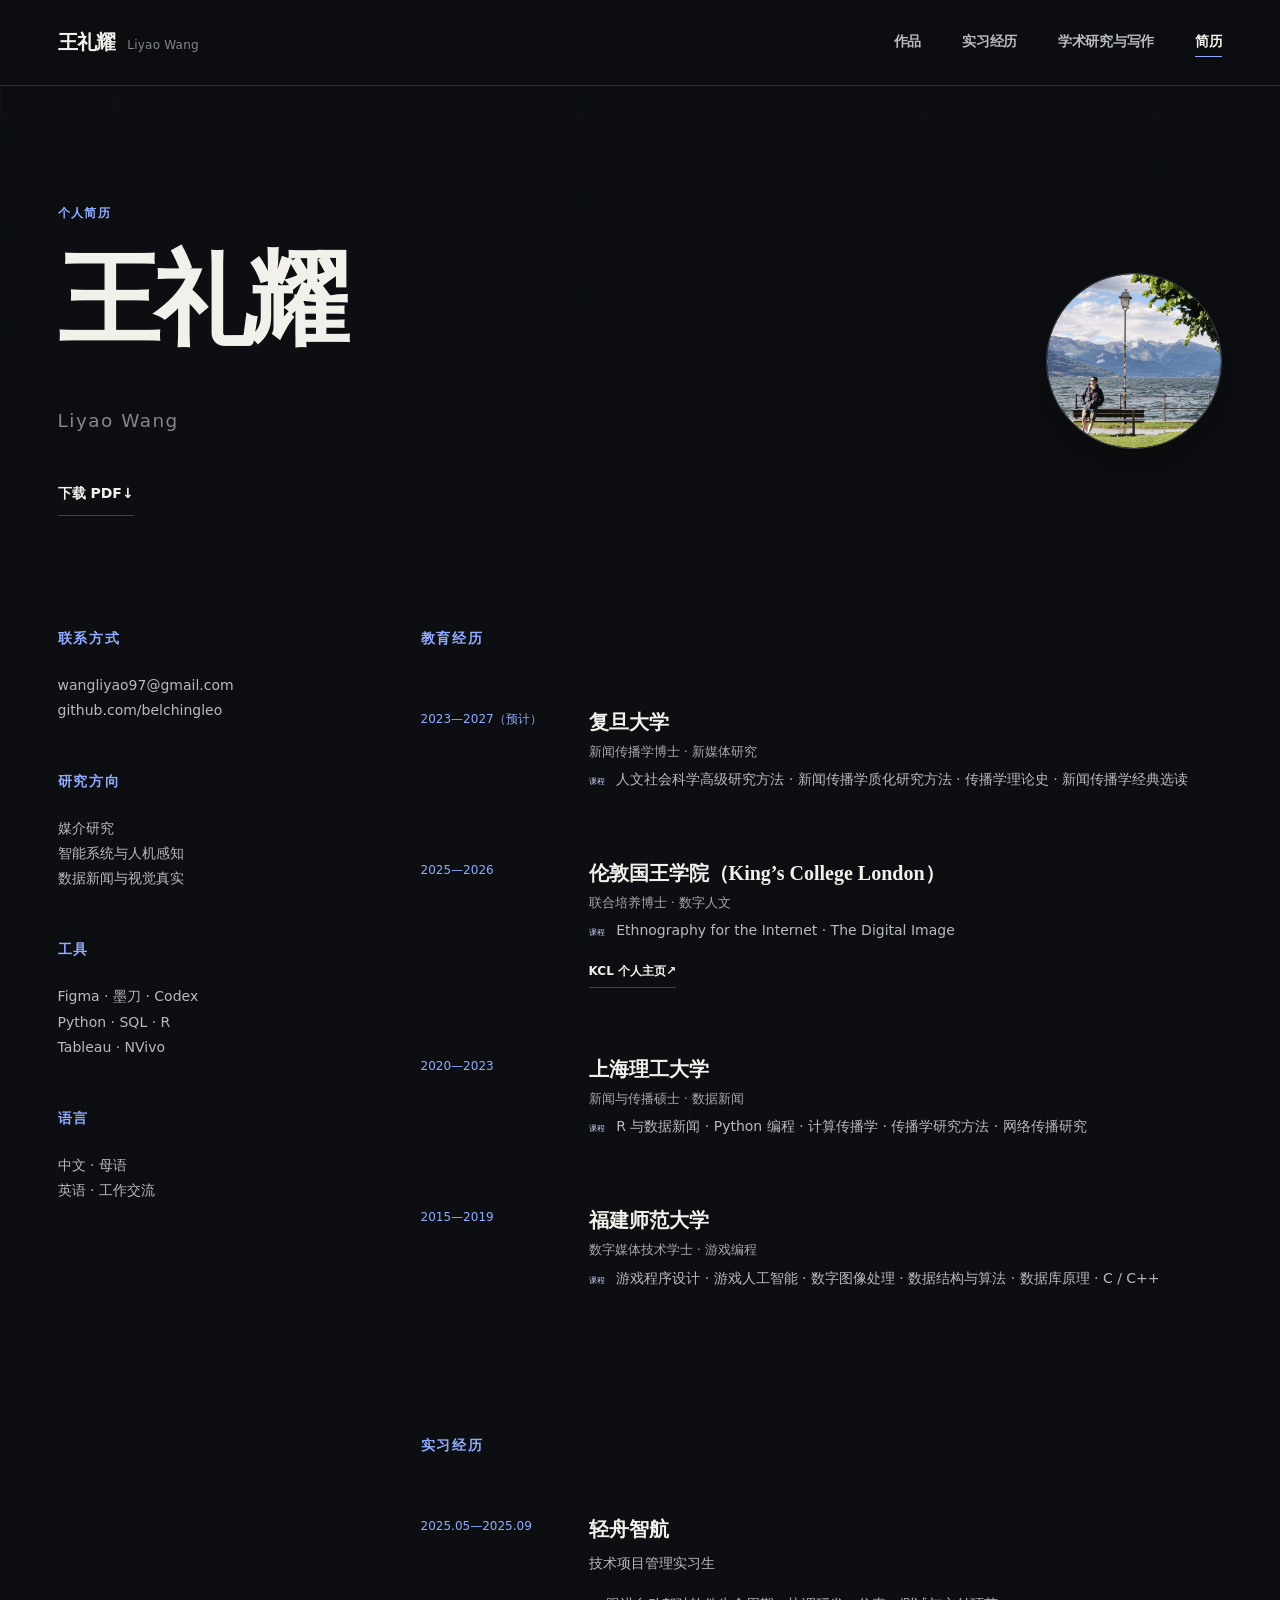
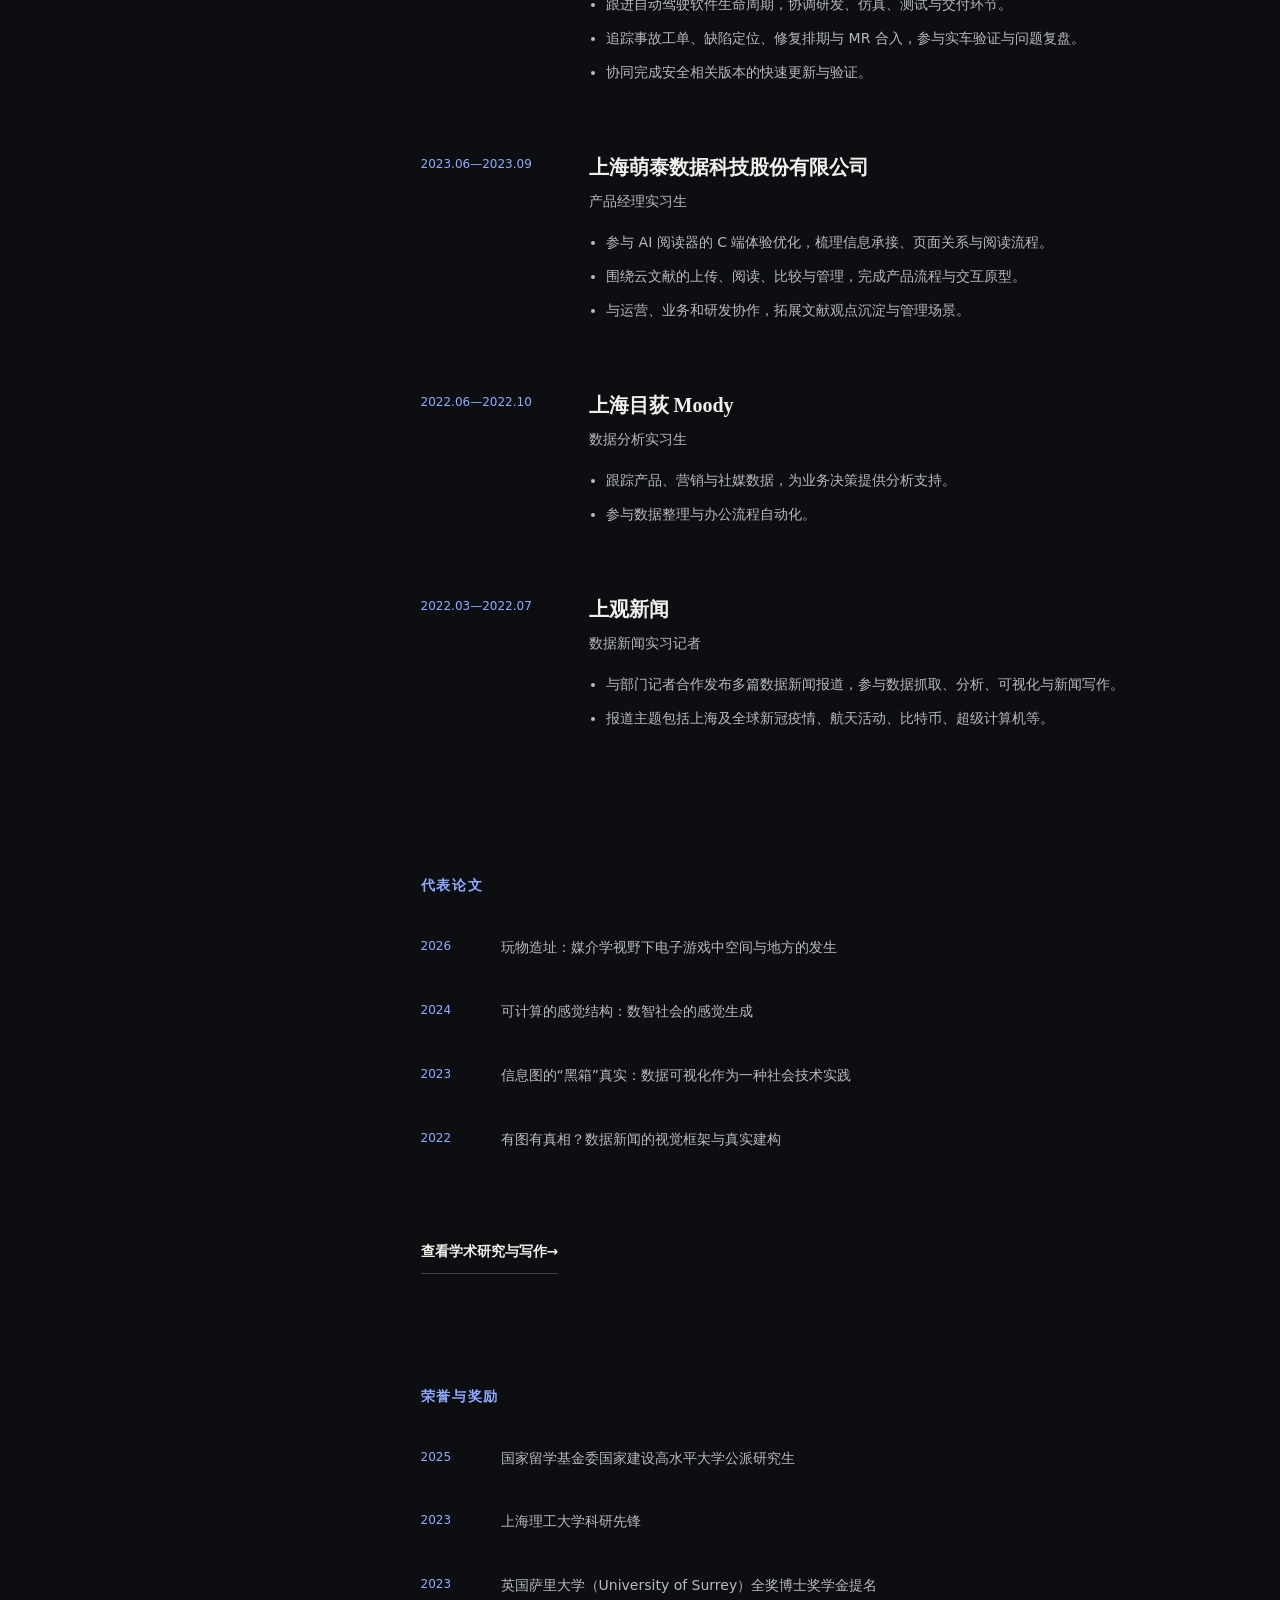
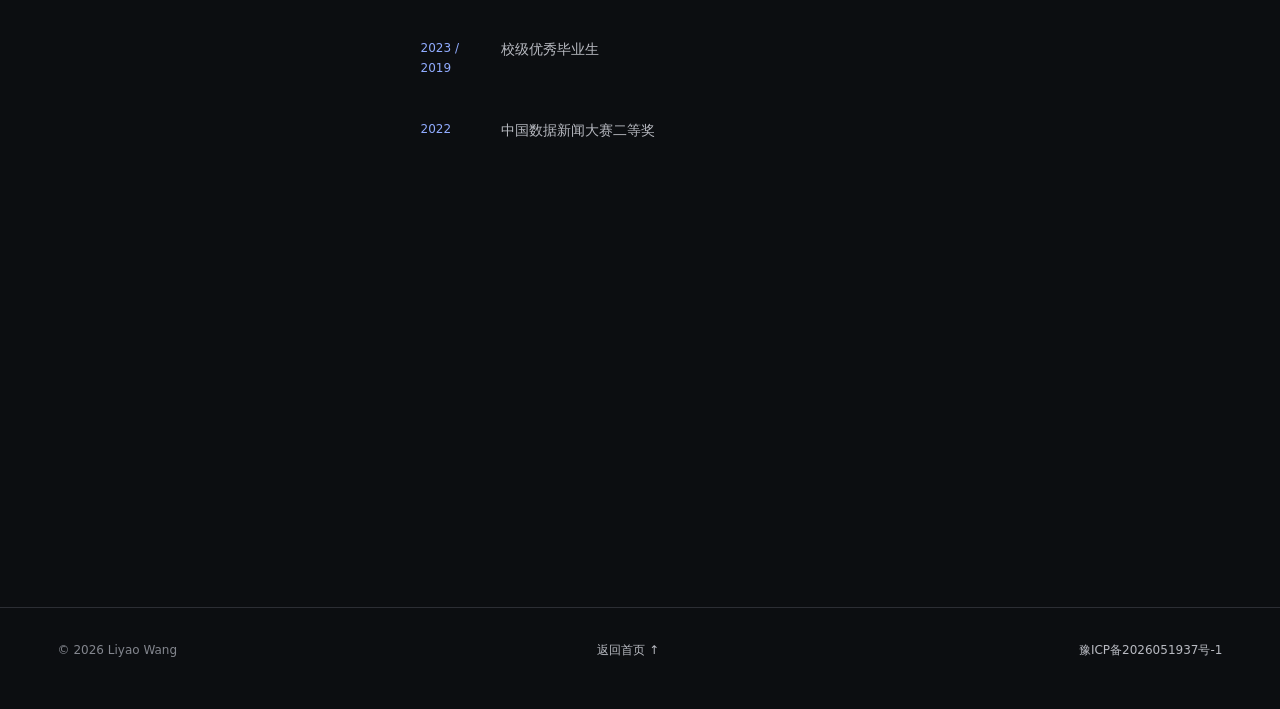
<file: cv.html>
<!doctype html>
<html lang="zh-CN">
  <head>
    <meta charset="UTF-8" />
    <meta name="viewport" content="width=device-width, initial-scale=1, viewport-fit=cover" />
    <meta name="description" content="王礼耀 Liyao Wang 的网页履历。" />
    <meta name="theme-color" content="#111214" />
    <title>个人简历 · 王礼耀</title>
    <link rel="icon" href="assets/icon.svg?v=2" type="image/svg+xml" />
    <link rel="alternate icon" href="assets/icon-32.png?v=2" sizes="32x32" type="image/png" />
    <link rel="alternate icon" href="assets/icon-16.png?v=2" sizes="16x16" type="image/png" />
    <link rel="apple-touch-icon" href="assets/apple-touch-icon.png?v=2" sizes="180x180" />
    <link rel="stylesheet" href="styles.css" />
    <link rel="stylesheet" href="hallmark.css?v=20260726-10" />
    <script src="script.js?v=20260726-6" defer></script>
  </head>
  <body class="cv-page-body">
    <a class="skip-link" href="#main">跳到主要内容</a>

    <header class="site-header" data-header>
      <a class="wordmark" href="index.html" aria-label="返回首页">
        <span>王礼耀</span>
        <span class="wordmark-en">Liyao Wang</span>
      </a>
      <button class="menu-button" type="button" aria-expanded="false" aria-controls="site-nav">
        <span class="sr-only">打开导航</span>
        <span></span><span></span>
      </button>
      <nav class="site-nav" id="site-nav" aria-label="主要导航">
        <a href="index.html#work"><span class="nav-zh">作品</span></a>
        <a href="experience.html"><span class="nav-zh">实习经历</span></a>
        <a href="research.html"><span class="nav-zh">学术研究与写作</span></a>
        <a href="cv.html" aria-current="page"><span class="nav-zh">简历</span></a>
      </nav>
    </header>

    <main id="main" class="inner-page cv-page">
      <header class="cv-intro">
        <div class="cv-name-block">
          <p class="kicker cv-kicker">个人简历</p>
          <h1>王礼耀<br /><span>Liyao Wang</span></h1>
          <a class="download-link" href="assets/cv/wang-liyao-product-manager-cv.pdf" target="_blank">下载 PDF <span class="arrow arrow-down" aria-hidden="true">↓</span></a>
        </div>
        <div class="cv-summary">
          <figure class="cv-avatar">
            <img src="assets/life/cv-portrait.jpg" alt="王礼耀的生活照" width="1200" height="1600" />
          </figure>
        </div>
      </header>

      <div class="cv-layout">
        <aside class="cv-aside" aria-label="联系方式与技能">
          <section>
            <h2>联系方式</h2>
            <a href="mailto:wangliyao97@gmail.com">wangliyao97@gmail.com</a>
            <a href="https://github.com/belchingleo" target="_blank" rel="noreferrer">github.com/belchingleo</a>
          </section>
          <section>
            <h2>研究方向</h2>
            <p>媒介研究</p>
            <p>智能系统与人机感知</p>
            <p>数据新闻与视觉真实</p>
          </section>
          <section>
            <h2>工具</h2>
            <p>Figma · 墨刀 · Codex</p>
            <p>Python · SQL · R</p>
            <p>Tableau · NVivo</p>
          </section>
          <section>
            <h2>语言</h2>
            <p>中文 · 母语</p>
            <p>英语 · 工作交流</p>
          </section>
        </aside>

        <div class="cv-main">
          <section class="cv-section" data-reveal aria-labelledby="cv-education">
            <h2 id="cv-education">教育经历</h2>
            <article class="cv-entry compact education-entry">
              <div class="cv-date">2023—2027（预计）</div>
              <div>
                <h3>复旦大学</h3>
                <p>新闻传播学博士 · 新媒体研究</p>
                <p class="cv-coursework"><span>课程</span>人文社会科学高级研究方法 · 新闻传播学质化研究方法 · 传播学理论史 · 新闻传播学经典选读</p>
              </div>
            </article>
            <article class="cv-entry compact education-entry">
              <div class="cv-date">2025—2026</div>
              <div>
                <h3>伦敦国王学院（King’s College London）</h3>
                <p>联合培养博士 · 数字人文</p>
                <p class="cv-coursework"><span>课程</span>Ethnography for the Internet · The Digital Image</p>
                <a class="cv-profile-link" href="https://www.kcl.ac.uk/people/liyao-wang" target="_blank" rel="noreferrer">KCL 个人主页 <span class="arrow arrow-ne" aria-hidden="true">↗</span></a>
              </div>
            </article>
            <article class="cv-entry compact education-entry">
              <div class="cv-date">2020—2023</div>
              <div>
                <h3>上海理工大学</h3>
                <p>新闻与传播硕士 · 数据新闻</p>
                <p class="cv-coursework"><span>课程</span>R 与数据新闻 · Python 编程 · 计算传播学 · 传播学研究方法 · 网络传播研究</p>
              </div>
            </article>
            <article class="cv-entry compact education-entry">
              <div class="cv-date">2015—2019</div>
              <div>
                <h3>福建师范大学</h3>
                <p>数字媒体技术学士 · 游戏编程</p>
                <p class="cv-coursework"><span>课程</span>游戏程序设计 · 游戏人工智能 · 数字图像处理 · 数据结构与算法 · 数据库原理 · C / C++</p>
              </div>
            </article>
          </section>

          <section class="cv-section" data-reveal aria-labelledby="cv-experience">
            <h2 id="cv-experience">实习经历</h2>
            <article class="cv-entry">
              <div class="cv-date">2025.05—2025.09</div>
              <div>
                <h3>轻舟智航</h3>
                <p class="cv-role">技术项目管理实习生</p>
                <ul>
                  <li>跟进自动驾驶软件生命周期，协调研发、仿真、测试与交付环节。</li>
                  <li>追踪事故工单、缺陷定位、修复排期与 MR 合入，参与实车验证与问题复盘。</li>
                  <li>协同完成安全相关版本的快速更新与验证。</li>
                </ul>
              </div>
            </article>
            <article class="cv-entry">
              <div class="cv-date">2023.06—2023.09</div>
              <div>
                <h3>上海萌泰数据科技股份有限公司</h3>
                <p class="cv-role">产品经理实习生</p>
                <ul>
                  <li>参与 AI 阅读器的 C 端体验优化，梳理信息承接、页面关系与阅读流程。</li>
                  <li>围绕云文献的上传、阅读、比较与管理，完成产品流程与交互原型。</li>
                  <li>与运营、业务和研发协作，拓展文献观点沉淀与管理场景。</li>
                </ul>
              </div>
            </article>
            <article class="cv-entry">
              <div class="cv-date">2022.06—2022.10</div>
              <div>
                <h3>上海目荻 Moody</h3>
                <p class="cv-role">数据分析实习生</p>
                <ul>
                  <li>跟踪产品、营销与社媒数据，为业务决策提供分析支持。</li>
                  <li>参与数据整理与办公流程自动化。</li>
                </ul>
              </div>
            </article>
            <article class="cv-entry">
              <div class="cv-date">2022.03—2022.07</div>
              <div>
                <h3>上观新闻</h3>
                <p class="cv-role">数据新闻实习记者</p>
                <ul>
                  <li>与部门记者合作发布多篇数据新闻报道，参与数据抓取、分析、可视化与新闻写作。</li>
                  <li>报道主题包括上海及全球新冠疫情、航天活动、比特币、超级计算机等。</li>
                </ul>
              </div>
            </article>
          </section>

          <section class="cv-section" data-reveal aria-labelledby="cv-publications">
            <h2 id="cv-publications">代表论文</h2>
            <div class="cv-publications">
              <p><span>2026</span>玩物造址：媒介学视野下电子游戏中空间与地方的发生</p>
              <p><span>2024</span>可计算的感觉结构：数智社会的感觉生成</p>
              <p><span>2023</span>信息图的“黑箱”真实：数据可视化作为一种社会技术实践</p>
              <p><span>2022</span>有图有真相？数据新闻的视觉框架与真实建构</p>
            </div>
            <a class="inline-link" href="research.html">查看学术研究与写作 <span class="arrow arrow-right" aria-hidden="true">→</span></a>
          </section>

          <section class="cv-section" data-reveal aria-labelledby="cv-honors">
            <h2 id="cv-honors">荣誉与奖励</h2>
            <div class="cv-publications">
              <p><span>2025</span>国家留学基金委国家建设高水平大学公派研究生</p>
              <p><span>2023</span>上海理工大学科研先锋</p>
              <p><span>2023</span>英国萨里大学（University of Surrey）全奖博士奖学金提名</p>
              <p><span>2023 / 2019</span>校级优秀毕业生</p>
              <p><span>2022</span>中国数据新闻大赛二等奖</p>
            </div>
          </section>
        </div>
      </div>
    </main>

    <footer class="site-footer">
      <p>© <span data-year></span> Liyao Wang</p>
      <p><a href="index.html">返回首页 <span class="arrow arrow-up" aria-hidden="true">↑</span></a></p>
      <p><a href="https://beian.miit.gov.cn/" target="_blank" rel="noreferrer">豫ICP备2026051937号-1</a></p>
    </footer>
    <!-- Cloudflare Web Analytics -->
    <script type="module" src="https://static.cloudflareinsights.com/beacon.min.js" data-cf-beacon='{"token":"25f6d44d55c4481bb3fc0f213a7c802e"}'></script>
    <!-- End Cloudflare Web Analytics -->
  </body>
</html>
</file>
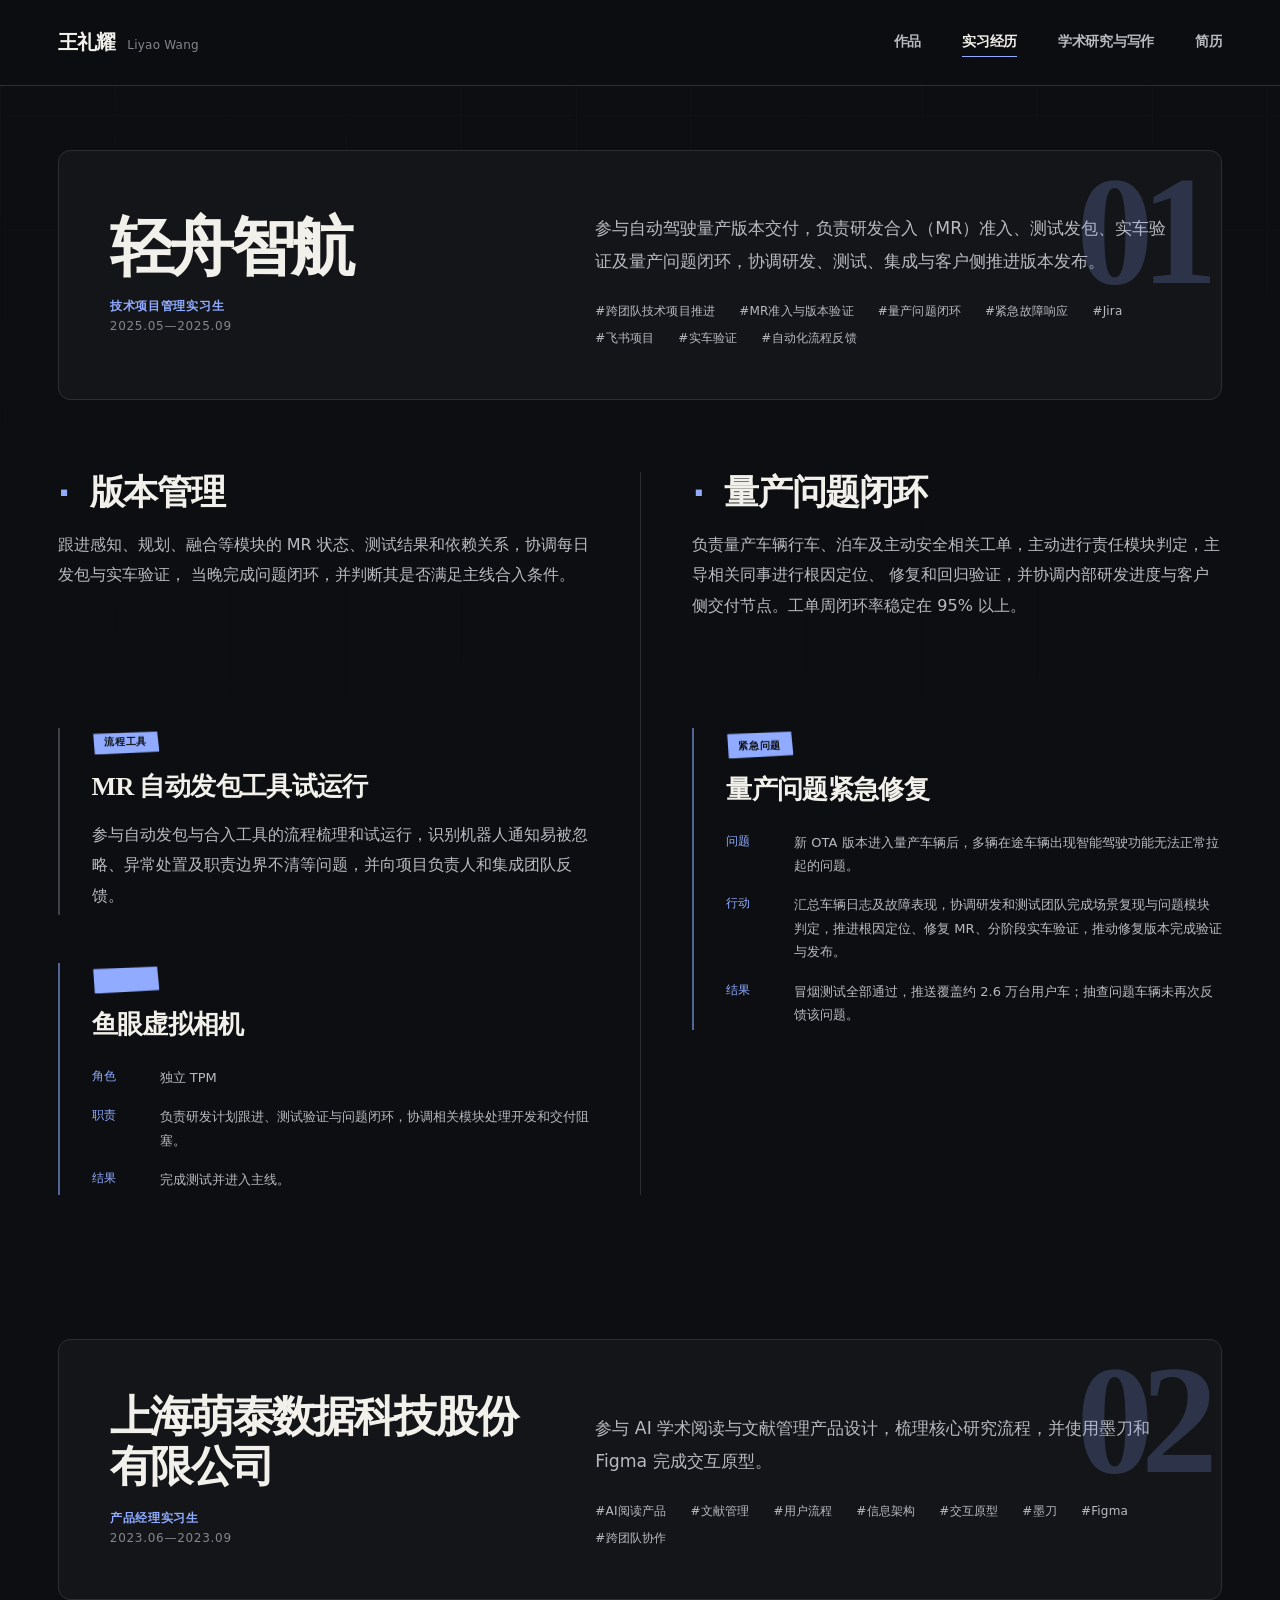
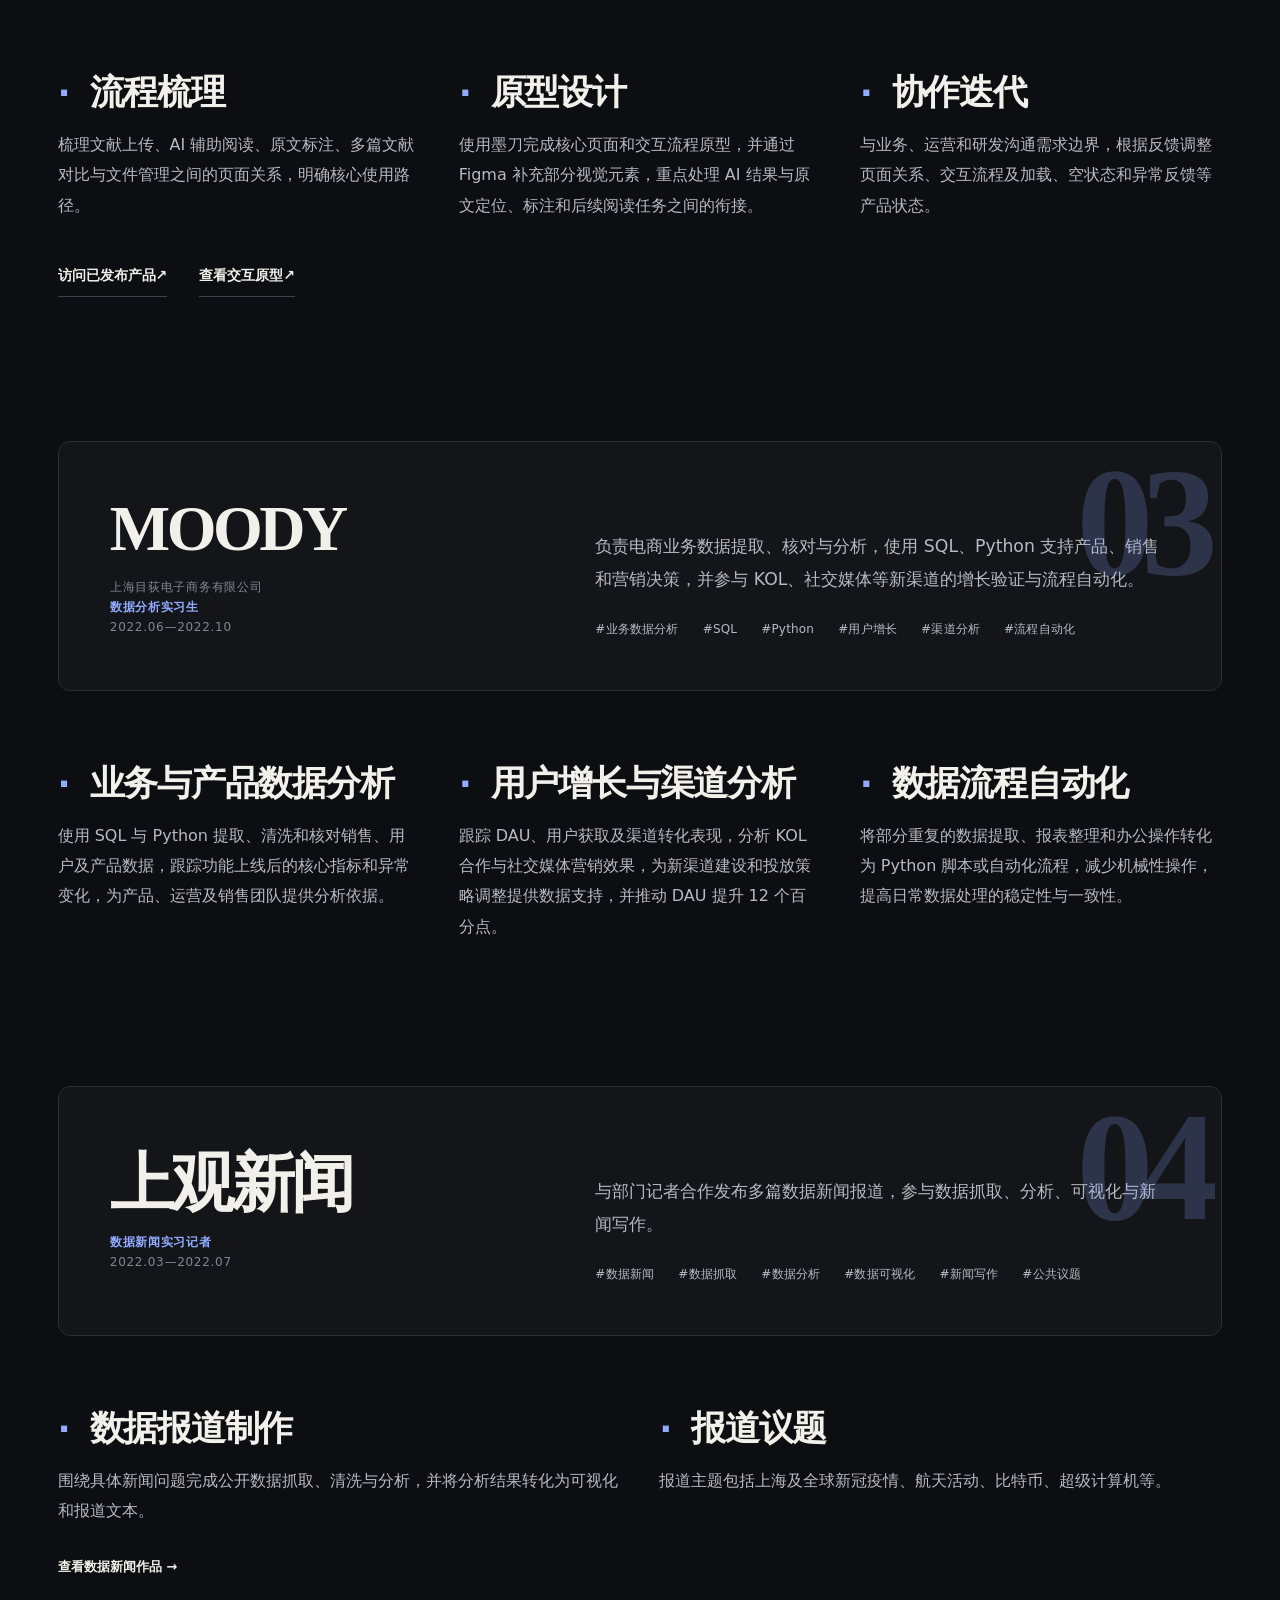
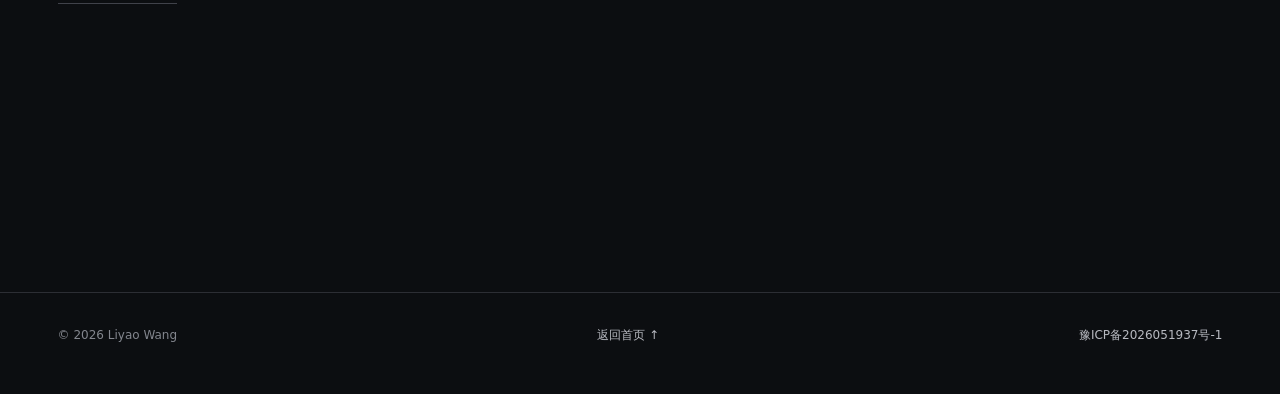
<file: experience.html>
<!doctype html>
<html lang="zh-CN">
  <head>
    <meta charset="UTF-8" />
    <meta name="viewport" content="width=device-width, initial-scale=1, viewport-fit=cover" />
    <meta name="description" content="王礼耀的工作经历：自动驾驶技术项目管理、学术产品与数据分析。" />
    <meta name="theme-color" content="#111214" />
    <title>实习经历 · 王礼耀</title>
    <link rel="icon" href="assets/icon.svg?v=2" type="image/svg+xml" />
    <link rel="alternate icon" href="assets/icon-32.png?v=2" sizes="32x32" type="image/png" />
    <link rel="alternate icon" href="assets/icon-16.png?v=2" sizes="16x16" type="image/png" />
    <link rel="apple-touch-icon" href="assets/apple-touch-icon.png?v=2" sizes="180x180" />
    <link rel="stylesheet" href="styles.css" />
    <link rel="stylesheet" href="hallmark.css?v=20260726-10" />
    <script src="script.js?v=20260726-6" defer></script>
  </head>
  <body class="experience-page-body">
    <a class="skip-link" href="#main">跳到主要内容</a>

    <header class="site-header" data-header>
      <a class="wordmark" href="index.html" aria-label="返回首页">
        <span>王礼耀</span>
        <span class="wordmark-en">Liyao Wang</span>
      </a>
      <button class="menu-button" type="button" aria-expanded="false" aria-controls="site-nav">
        <span class="sr-only">打开导航</span>
        <span></span><span></span>
      </button>
      <nav class="site-nav" id="site-nav" aria-label="主要导航">
        <a href="index.html#work"><span class="nav-zh">作品</span></a>
        <a href="experience.html" aria-current="page"><span class="nav-zh">实习经历</span></a>
        <a href="research.html"><span class="nav-zh">学术研究与写作</span></a>
        <a href="cv.html"><span class="nav-zh">简历</span></a>
      </nav>
    </header>

    <main id="main" class="inner-page experience-page">
      <section class="content-section experience-block experience-featured" aria-labelledby="qcraft-title">
        <header class="experience-entry" data-reveal data-index="01">
          <span class="experience-index" aria-hidden="true">01</span>
          <div class="experience-identity">
            <h1 id="qcraft-title">轻舟智航</h1>
            <p class="experience-role">技术项目管理实习生</p>
            <p class="experience-date">2025.05—2025.09</p>
          </div>
          <div class="experience-entry-copy">
            <p class="experience-lead">
              参与自动驾驶量产版本交付，负责研发合入（MR）准入、测试发包、实车验证及量产问题闭环，协调研发、测试、集成与客户侧推进版本发布。
            </p>
            <ul class="capability-tags" aria-label="轻舟智航能力标签">
              <li>#跨团队技术项目推进</li>
              <li>#MR准入与版本验证</li>
              <li>#量产问题闭环</li>
              <li>#紧急故障响应</li>
              <li>#Jira</li>
              <li>#飞书项目</li>
              <li>#实车验证</li>
              <li>#自动化流程反馈</li>
            </ul>
          </div>
        </header>
        <article class="experience-story experience-story-qcraft">
          <div class="qcraft-work-grid">
            <section class="qcraft-track" data-reveal>
              <h2>版本管理</h2>
              <p>
                跟进感知、规划、融合等模块的 MR 状态、测试结果和依赖关系，协调每日发包与实车验证，
                当晚完成问题闭环，并判断其是否满足主线合入条件。
              </p>
              <aside class="workflow-note" aria-label="自动化流程工具试运行">
                <p class="case-type">流程工具</p>
                <h3>MR 自动发包工具试运行</h3>
                <p>参与自动发包与合入工具的流程梳理和试运行，识别机器人通知易被忽略、异常处置及职责边界不清等问题，并向项目负责人和集成团队反馈。</p>
              </aside>
              <article class="experience-case">
                <p class="case-type">功能项目</p>
                <h3>鱼眼虚拟相机</h3>
                <dl>
                  <div><dt>角色</dt><dd>独立 TPM</dd></div>
                  <div><dt>职责</dt><dd>负责研发计划跟进、测试验证与问题闭环，协调相关模块处理开发和交付阻塞。</dd></div>
                  <div><dt>结果</dt><dd>完成测试并进入主线。</dd></div>
                </dl>
              </article>
            </section>

            <section class="qcraft-track qcraft-track-production" data-reveal>
              <h2>量产问题闭环</h2>
              <p>
                负责量产车辆行车、泊车及主动安全相关工单，主动进行责任模块判定，主导相关同事进行根因定位、
                修复和回归验证，并协调内部研发进度与客户侧交付节点。工单周闭环率稳定在 95% 以上。
              </p>
              <article class="experience-case experience-case-emergency">
                <p class="case-type">紧急问题</p>
                <h3>量产问题紧急修复</h3>
                <dl>
                  <div>
                    <dt>问题</dt>
                    <dd>新 OTA 版本进入量产车辆后，多辆在途车辆出现智能驾驶功能无法正常拉起的问题。</dd>
                  </div>
                  <div>
                    <dt>行动</dt>
                    <dd>汇总车辆日志及故障表现，协调研发和测试团队完成场景复现与问题模块判定，推进根因定位、修复 MR、分阶段实车验证，推动修复版本完成验证与发布。</dd>
                  </div>
                  <div>
                    <dt>结果</dt>
                    <dd>冒烟测试全部通过，推送覆盖约 2.6 万台用户车；抽查问题车辆未再次反馈该问题。</dd>
                  </div>
                </dl>
              </article>
            </section>
          </div>
        </article>
      </section>

      <section class="content-section experience-block" aria-labelledby="ring-title">
        <header class="experience-entry" data-reveal data-index="02">
          <span class="experience-index" aria-hidden="true">02</span>
          <div class="experience-identity">
            <h2 id="ring-title" class="company-title-long">上海萌泰数据科技股份有限公司</h2>
            <p class="experience-role">产品经理实习生</p>
            <p class="experience-date">2023.06—2023.09</p>
          </div>
          <div class="experience-entry-copy">
            <p class="experience-lead">
              参与 AI 学术阅读与文献管理产品设计，梳理核心研究流程，并使用墨刀和 Figma 完成交互原型。
            </p>
            <ul class="capability-tags" aria-label="云文献能力标签">
              <li>#AI阅读产品</li>
              <li>#文献管理</li>
              <li>#用户流程</li>
              <li>#信息架构</li>
              <li>#交互原型</li>
              <li>#墨刀</li>
              <li>#Figma</li>
              <li>#跨团队协作</li>
            </ul>
          </div>
        </header>
        <article class="experience-story">
          <div class="experience-grid">
            <section data-reveal>
              <h3>流程梳理</h3>
              <p>梳理文献上传、AI 辅助阅读、原文标注、多篇文献对比与文件管理之间的页面关系，明确核心使用路径。</p>
            </section>
            <section data-reveal>
              <h3>原型设计</h3>
              <p>使用墨刀完成核心页面和交互流程原型，并通过 Figma 补充部分视觉元素，重点处理 AI 结果与原文定位、标注和后续阅读任务之间的衔接。</p>
            </section>
            <section data-reveal>
              <h3>协作迭代</h3>
              <p>与业务、运营和研发沟通需求边界，根据反馈调整页面关系、交互流程及加载、空状态和异常反馈等产品状态。</p>
            </section>
          </div>
          <div class="experience-links">
            <a class="inline-link" href="https://review.ringdata.com/" target="_blank" rel="noreferrer">访问已发布产品 <span class="arrow arrow-ne" aria-hidden="true">↗</span></a>
            <a class="inline-link" href="https://modao.cc/proto/WWRARDUrzvsxw8esrP9hX/sharing?view_mode=read_only&amp;screen=rbpToUFxjSQAMRxyo" target="_blank" rel="noreferrer">查看交互原型 <span class="arrow arrow-ne" aria-hidden="true">↗</span></a>
          </div>
        </article>
      </section>

      <section class="content-section experience-block experience-compact" aria-labelledby="moody-title">
        <header class="experience-entry" data-reveal data-index="03">
          <span class="experience-index" aria-hidden="true">03</span>
          <div class="experience-identity">
            <h2 id="moody-title">MOODY</h2>
            <p class="experience-company-legal">上海目荻电子商务有限公司</p>
            <p class="experience-role">数据分析实习生</p>
            <p class="experience-date">2022.06—2022.10</p>
          </div>
          <div class="experience-entry-copy">
            <p class="experience-lead">
              负责电商业务数据提取、核对与分析，使用 SQL、Python 支持产品、销售和营销决策，并参与 KOL、社交媒体等新渠道的增长验证与流程自动化。
            </p>
            <ul class="capability-tags" aria-label="MOODY 能力标签">
              <li>#业务数据分析</li>
              <li>#SQL</li>
              <li>#Python</li>
              <li>#用户增长</li>
              <li>#渠道分析</li>
              <li>#流程自动化</li>
            </ul>
          </div>
        </header>
        <article class="experience-story">
          <div class="experience-grid">
            <section data-reveal>
              <h3>业务与产品数据分析</h3>
              <p>使用 SQL 与 Python 提取、清洗和核对销售、用户及产品数据，跟踪功能上线后的核心指标和异常变化，为产品、运营及销售团队提供分析依据。</p>
            </section>
            <section data-reveal>
              <h3>用户增长与渠道分析</h3>
              <p>跟踪 DAU、用户获取及渠道转化表现，分析 KOL 合作与社交媒体营销效果，为新渠道建设和投放策略调整提供数据支持，并推动 DAU 提升 12 个百分点。</p>
            </section>
            <section data-reveal>
              <h3>数据流程自动化</h3>
              <p>将部分重复的数据提取、报表整理和办公操作转化为 Python 脚本或自动化流程，减少机械性操作，提高日常数据处理的稳定性与一致性。</p>
            </section>
          </div>
        </article>
      </section>

      <section class="content-section experience-block experience-compact" aria-labelledby="jfdaily-title">
        <header class="experience-entry" data-reveal data-index="04">
          <span class="experience-index" aria-hidden="true">04</span>
          <div class="experience-identity">
            <h2 id="jfdaily-title">上观新闻</h2>
            <p class="experience-role">数据新闻实习记者</p>
            <p class="experience-date">2022.03—2022.07</p>
          </div>
          <div class="experience-entry-copy">
            <p class="experience-lead">
              与部门记者合作发布多篇数据新闻报道，参与数据抓取、分析、可视化与新闻写作。
            </p>
            <ul class="capability-tags" aria-label="上观新闻能力标签">
              <li>#数据新闻</li>
              <li>#数据抓取</li>
              <li>#数据分析</li>
              <li>#数据可视化</li>
              <li>#新闻写作</li>
              <li>#公共议题</li>
            </ul>
          </div>
        </header>
        <article class="experience-story">
          <div class="experience-grid experience-grid-two">
            <section data-reveal>
              <h3>数据报道制作</h3>
              <p>围绕具体新闻问题完成公开数据抓取、清洗与分析，并将分析结果转化为可视化和报道文本。</p>
            </section>
            <section data-reveal>
              <h3>报道议题</h3>
              <p>报道主题包括上海及全球新冠疫情、航天活动、比特币、超级计算机等。</p>
            </section>
          </div>
          <a class="inline-link" href="research.html#data-writing">查看数据新闻作品 <span class="arrow arrow-right" aria-hidden="true">→</span></a>
        </article>
      </section>
    </main>

    <footer class="site-footer">
      <p>© <span data-year></span> Liyao Wang</p>
      <p><a href="index.html">返回首页 <span class="arrow arrow-up" aria-hidden="true">↑</span></a></p>
      <p><a href="https://beian.miit.gov.cn/" target="_blank" rel="noreferrer">豫ICP备2026051937号-1</a></p>
    </footer>
    <!-- Cloudflare Web Analytics -->
    <script type="module" src="https://static.cloudflareinsights.com/beacon.min.js" data-cf-beacon='{"token":"25f6d44d55c4481bb3fc0f213a7c802e"}'></script>
    <!-- End Cloudflare Web Analytics -->
  </body>
</html>
</file>
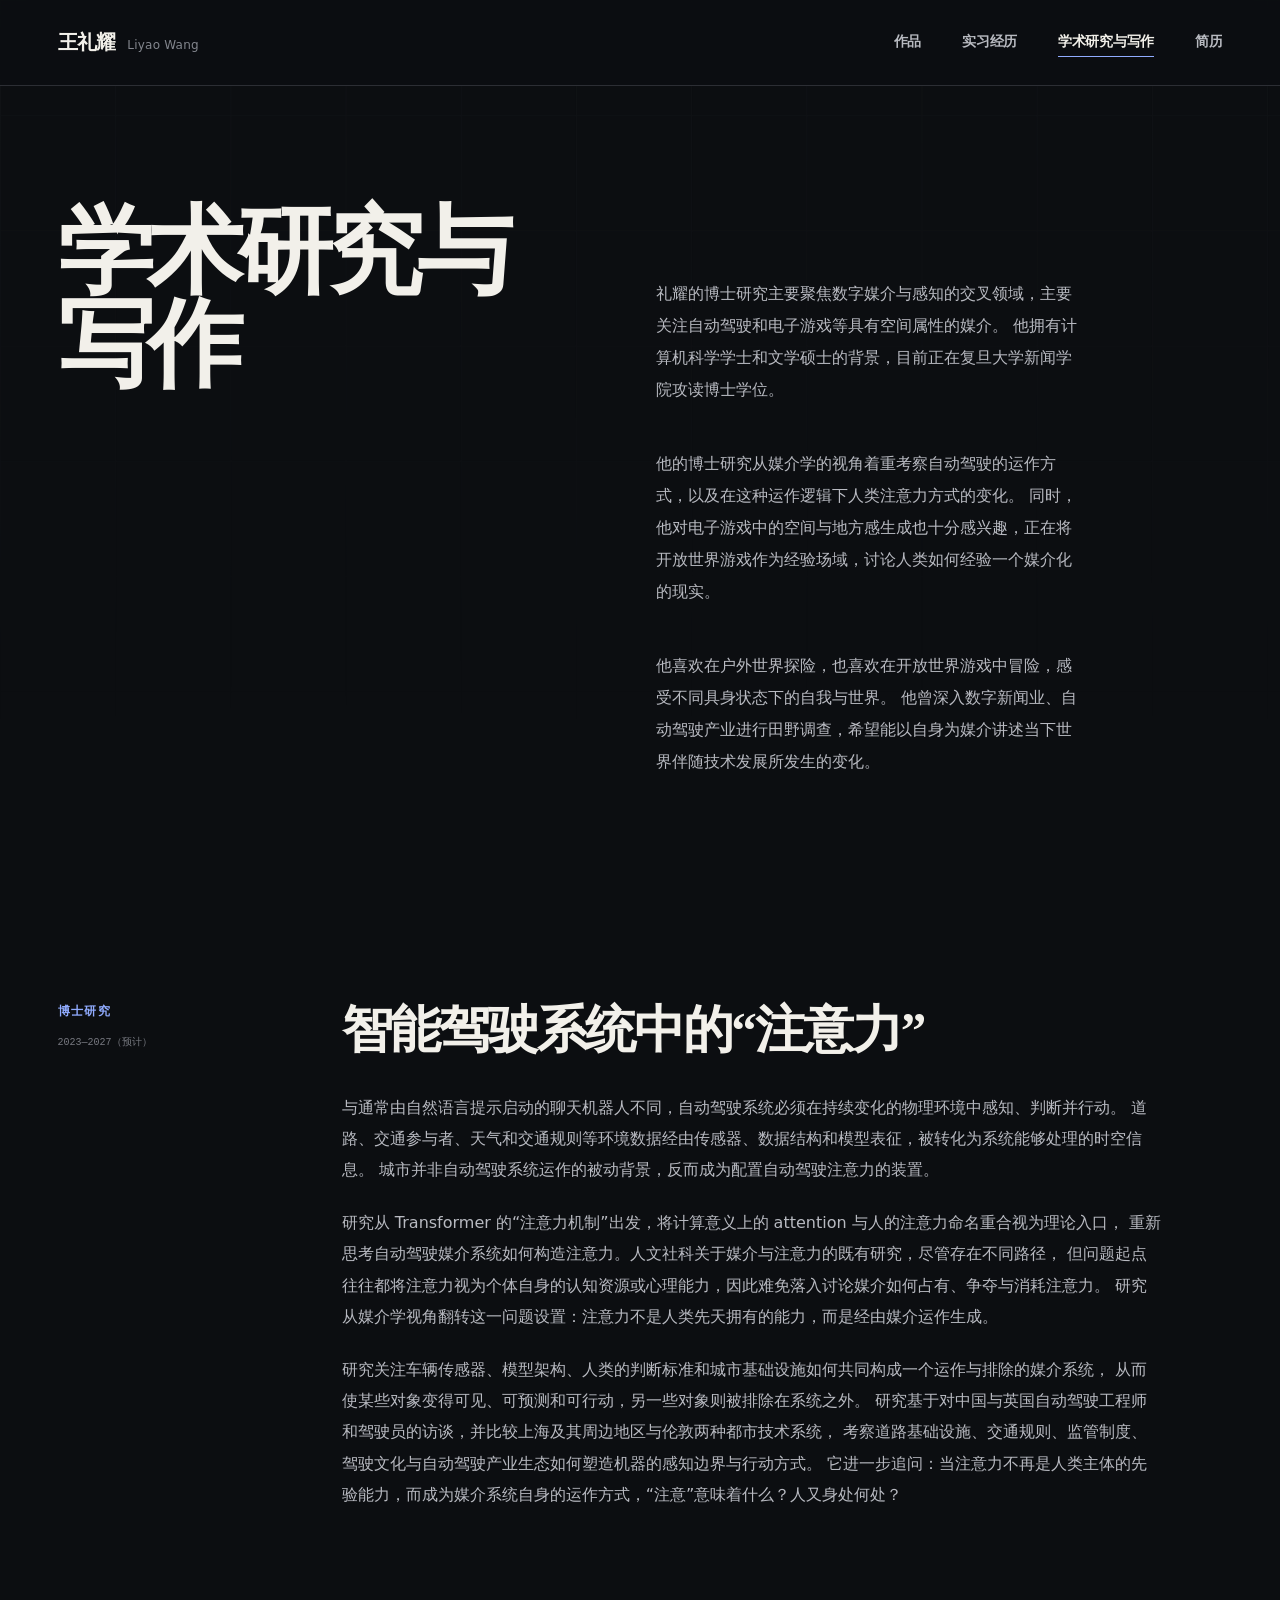
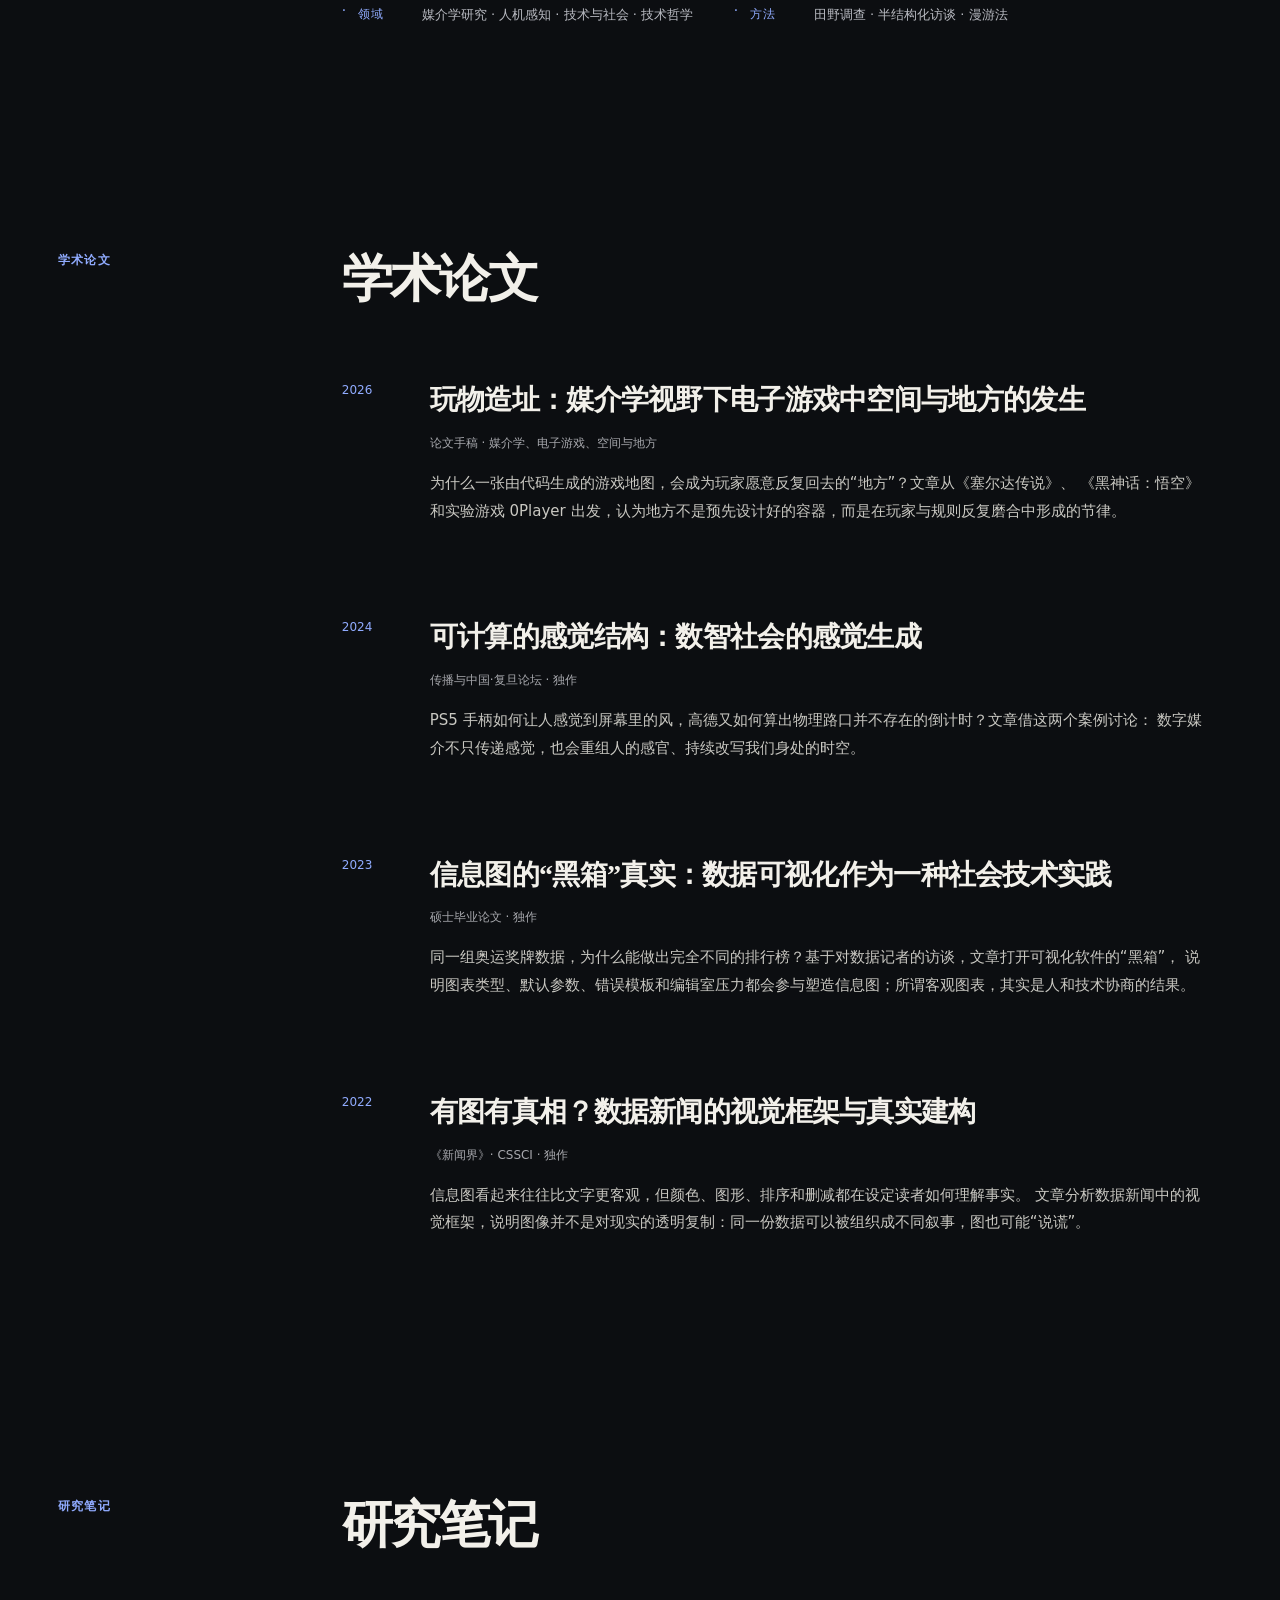
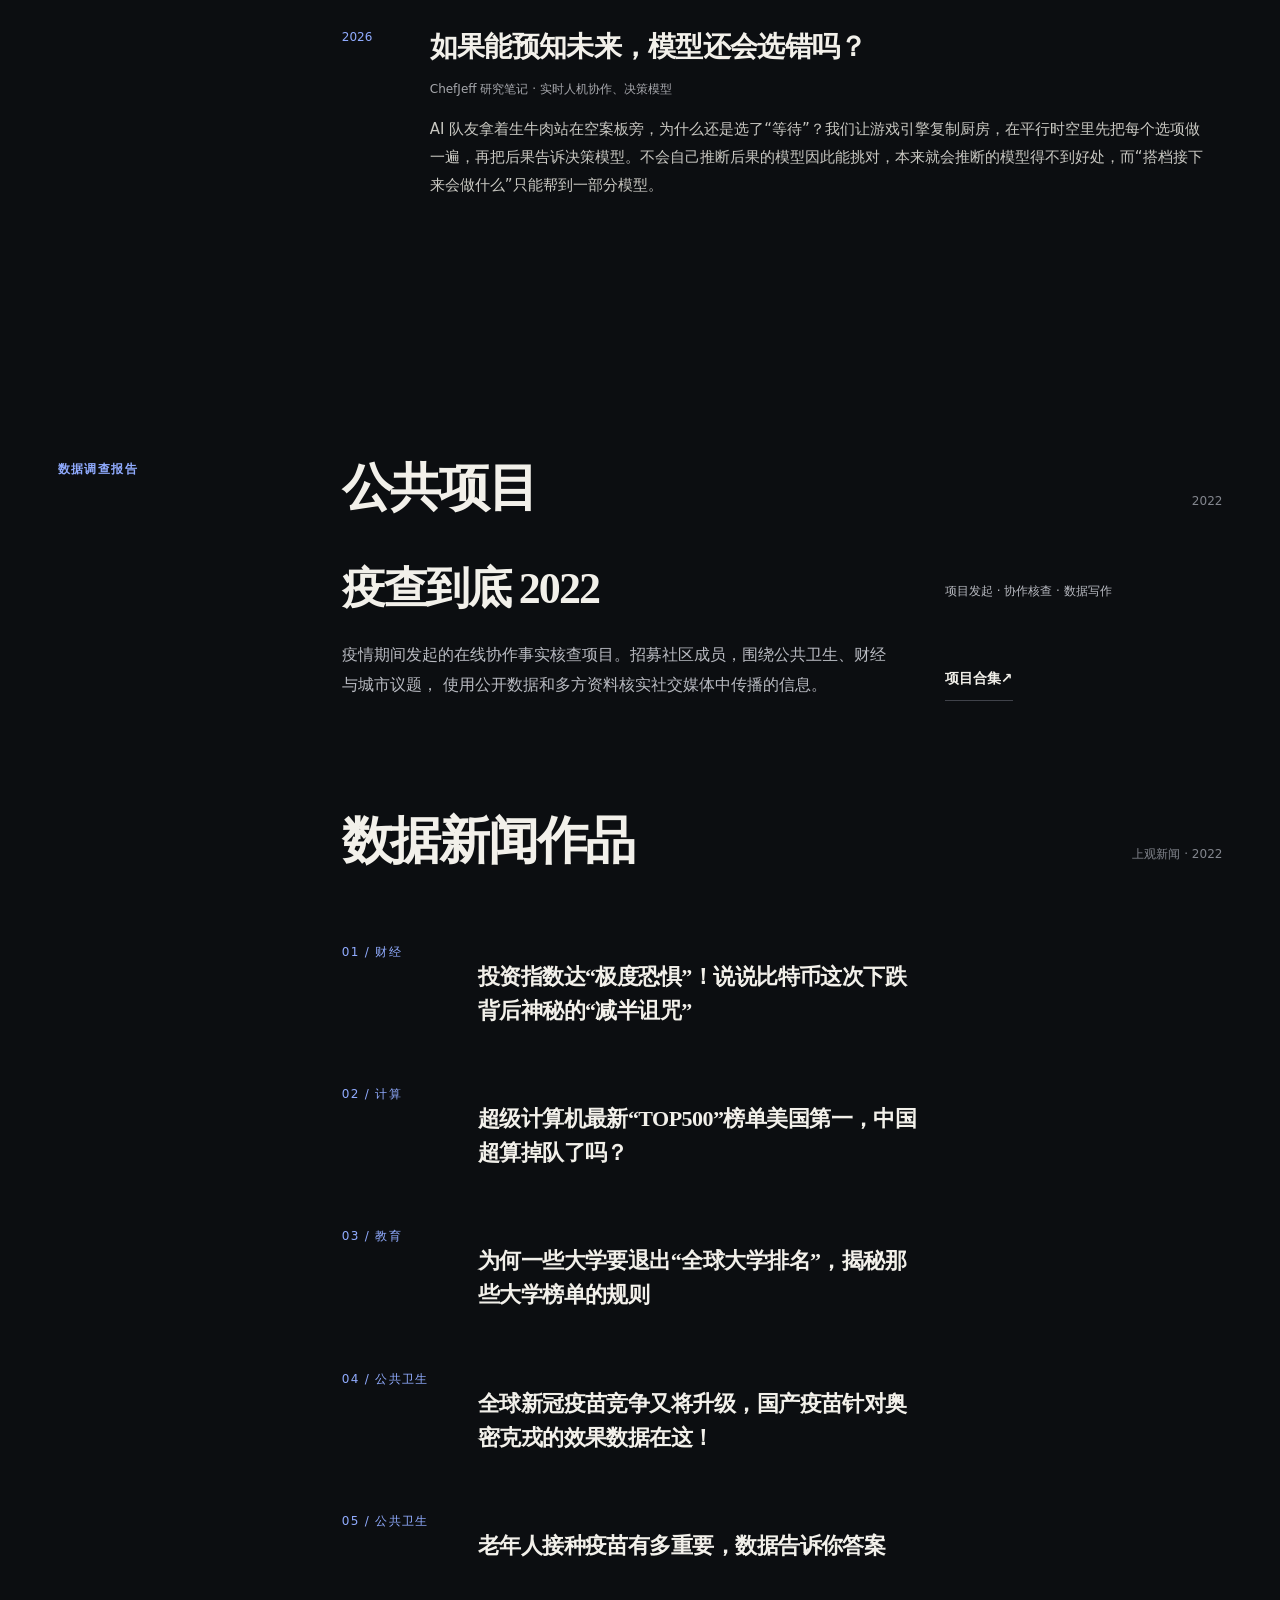
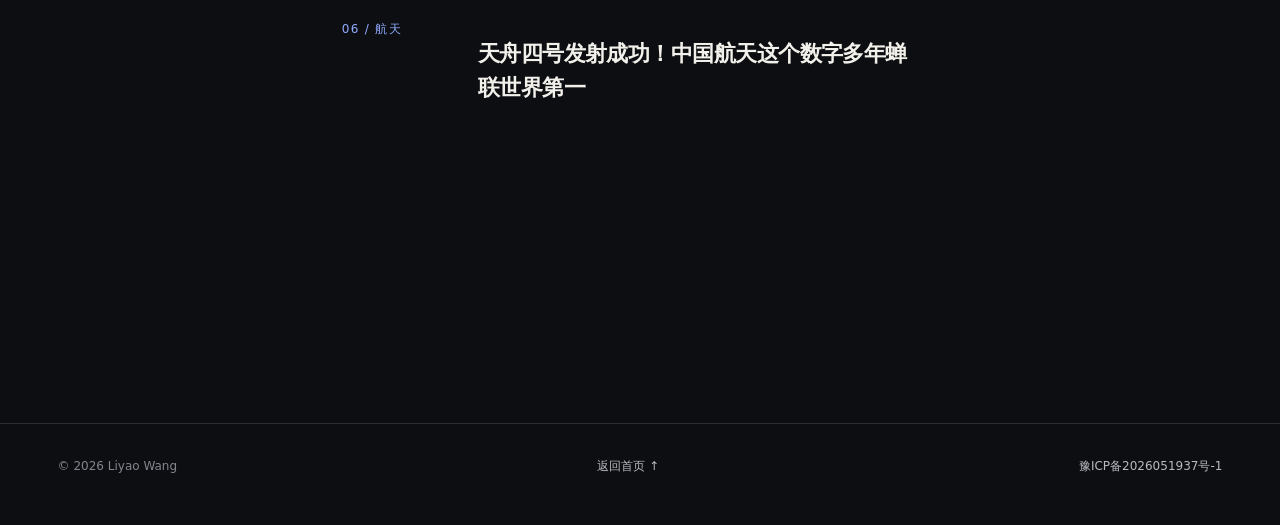
<file: research.html>
<!doctype html>
<html lang="zh-CN">
  <head>
    <meta charset="UTF-8" />
    <meta name="viewport" content="width=device-width, initial-scale=1, viewport-fit=cover" />
    <meta
      name="description"
      content="王礼耀的博士研究、学术论文、数据新闻与公共项目。"
    />
    <meta name="theme-color" content="#111214" />
    <title>学术研究与写作 · 王礼耀</title>
    <link rel="icon" href="assets/icon.svg?v=2" type="image/svg+xml" />
    <link rel="alternate icon" href="assets/icon-32.png?v=2" sizes="32x32" type="image/png" />
    <link rel="alternate icon" href="assets/icon-16.png?v=2" sizes="16x16" type="image/png" />
    <link rel="apple-touch-icon" href="assets/apple-touch-icon.png?v=2" sizes="180x180" />
    <link rel="stylesheet" href="styles.css" />
    <link rel="stylesheet" href="hallmark.css?v=20260726-10" />
    <script src="script.js?v=20260726-6" defer></script>
  </head>
  <body class="research-page-body">
    <a class="skip-link" href="#main">跳到主要内容</a>

    <header class="site-header" data-header>
      <a class="wordmark" href="index.html" aria-label="返回首页">
        <span>王礼耀</span>
        <span class="wordmark-en">Liyao Wang</span>
      </a>
      <button class="menu-button" type="button" aria-expanded="false" aria-controls="site-nav">
        <span class="sr-only">打开导航</span>
        <span></span><span></span>
      </button>
      <nav class="site-nav" id="site-nav" aria-label="主要导航">
        <a href="index.html#work"><span class="nav-zh">作品</span></a>
        <a href="experience.html"><span class="nav-zh">实习经历</span></a>
        <a href="research.html" aria-current="page"><span class="nav-zh">学术研究与写作</span></a>
        <a href="cv.html"><span class="nav-zh">简历</span></a>
      </nav>
    </header>

    <main id="main" class="inner-page research-page">
      <header class="research-intro">
        <h1>学术研究与写作</h1>
        <div class="research-intro-copy">
          <p>
            礼耀的博士研究主要聚焦数字媒介与感知的交叉领域，主要关注自动驾驶和电子游戏等具有空间属性的媒介。
            他拥有计算机科学学士和文学硕士的背景，目前正在复旦大学新闻学院攻读博士学位。
          </p>
          <p>
            他的博士研究从媒介学的视角着重考察自动驾驶的运作方式，以及在这种运作逻辑下人类注意力方式的变化。
            同时，他对电子游戏中的空间与地方感生成也十分感兴趣，正在将开放世界游戏作为经验场域，讨论人类如何经验一个媒介化的现实。
          </p>
          <p>
            他喜欢在户外世界探险，也喜欢在开放世界游戏中冒险，感受不同具身状态下的自我与世界。
            他曾深入数字新闻业、自动驾驶产业进行田野调查，希望能以自身为媒介讲述当下世界伴随技术发展所发生的变化。
          </p>
        </div>
      </header>

      <section data-reveal class="content-section doctoral-block" id="doctoral" aria-labelledby="doctoral-title">
        <div class="content-label">
          <h2 class="content-label-title">博士研究</h2>
          <span>2023—2027（预计）</span>
        </div>
        <div class="doctoral-copy">
          <h2 id="doctoral-title">智能驾驶系统中的“注意力”</h2>
          <p>
            与通常由自然语言提示启动的聊天机器人不同，自动驾驶系统必须在持续变化的物理环境中感知、判断并行动。
            道路、交通参与者、天气和交通规则等环境数据经由传感器、数据结构和模型表征，被转化为系统能够处理的时空信息。
            城市并非自动驾驶系统运作的被动背景，反而成为配置自动驾驶注意力的装置。
          </p>
          <p>
            研究从 Transformer 的“注意力机制”出发，将计算意义上的 attention 与人的注意力命名重合视为理论入口，
            重新思考自动驾驶媒介系统如何构造注意力。人文社科关于媒介与注意力的既有研究，尽管存在不同路径，
            但问题起点往往都将注意力视为个体自身的认知资源或心理能力，因此难免落入讨论媒介如何占有、争夺与消耗注意力。
            研究从媒介学视角翻转这一问题设置：注意力不是人类先天拥有的能力，而是经由媒介运作生成。
          </p>
          <p>
            研究关注车辆传感器、模型架构、人类的判断标准和城市基础设施如何共同构成一个运作与排除的媒介系统，
            从而使某些对象变得可见、可预测和可行动，另一些对象则被排除在系统之外。
            研究基于对中国与英国自动驾驶工程师和驾驶员的访谈，并比较上海及其周边地区与伦敦两种都市技术系统，
            考察道路基础设施、交通规则、监管制度、驾驶文化与自动驾驶产业生态如何塑造机器的感知边界与行动方式。
            它进一步追问：当注意力不再是人类主体的先验能力，而成为媒介系统自身的运作方式，“注意”意味着什么？人又身处何处？
          </p>
          <dl class="research-details">
            <div><dt>领域</dt><dd>媒介学研究 · 人机感知 · 技术与社会 · 技术哲学</dd></div>
            <div><dt>方法</dt><dd>田野调查 · 半结构化访谈 · 漫游法</dd></div>
          </dl>
        </div>
      </section>

      <section data-reveal class="content-section" aria-labelledby="publications-title">
        <div class="content-label">
          <h2 class="content-label-title">学术论文</h2>
        </div>
        <div>
          <h2 class="content-title" id="publications-title">学术论文</h2>
          <div class="publication-list">
            <article class="publication-item" data-reveal>
              <p class="publication-year">2026</p>
              <div>
                <h3>玩物造址：媒介学视野下电子游戏中空间与地方的发生</h3>
                <p class="publication-meta">论文手稿 · 媒介学、电子游戏、空间与地方</p>
                <p class="publication-summary">
                  为什么一张由代码生成的游戏地图，会成为玩家愿意反复回去的“地方”？文章从《塞尔达传说》、
                  《黑神话：悟空》和实验游戏 0Player 出发，认为地方不是预先设计好的容器，而是在玩家与规则反复磨合中形成的节律。
                </p>
              </div>
            </article>
            <article class="publication-item" data-reveal>
              <p class="publication-year">2024</p>
              <div>
                <h3>可计算的感觉结构：数智社会的感觉生成</h3>
                <p class="publication-meta">传播与中国·复旦论坛 · 独作</p>
                <p class="publication-summary">
                  PS5 手柄如何让人感觉到屏幕里的风，高德又如何算出物理路口并不存在的倒计时？文章借这两个案例讨论：
                  数字媒介不只传递感觉，也会重组人的感官、持续改写我们身处的时空。
                </p>
              </div>
            </article>
            <article class="publication-item" data-reveal>
              <p class="publication-year">2023</p>
              <div>
                <h3>信息图的“黑箱”真实：数据可视化作为一种社会技术实践</h3>
                <p class="publication-meta">硕士毕业论文 · 独作</p>
                <p class="publication-summary">
                  同一组奥运奖牌数据，为什么能做出完全不同的排行榜？基于对数据记者的访谈，文章打开可视化软件的“黑箱”，
                  说明图表类型、默认参数、错误模板和编辑室压力都会参与塑造信息图；所谓客观图表，其实是人和技术协商的结果。
                </p>
              </div>
            </article>
            <article class="publication-item" data-reveal>
              <p class="publication-year">2022</p>
              <div>
                <h3>有图有真相？数据新闻的视觉框架与真实建构</h3>
                <p class="publication-meta">《新闻界》· CSSCI · 独作</p>
                <p class="publication-summary">
                  信息图看起来往往比文字更客观，但颜色、图形、排序和删减都在设定读者如何理解事实。
                  文章分析数据新闻中的视觉框架，说明图像并不是对现实的透明复制：同一份数据可以被组织成不同叙事，图也可能“说谎”。
                </p>
              </div>
            </article>
          </div>
        </div>
      </section>

      <section data-reveal class="content-section" id="research-notes" aria-labelledby="research-notes-title">
        <div class="content-label">
          <h2 class="content-label-title">研究笔记</h2>
        </div>
        <div>
          <h2 class="content-title" id="research-notes-title">研究笔记</h2>
          <div class="publication-list">
            <article class="publication-item" data-reveal>
              <p class="publication-year">2026</p>
              <div>
                <h3><a href="writing/parallel-timelines/">如果能预知未来，模型还会选错吗？</a></h3>
                <p class="publication-meta">ChefJeff 研究笔记 · 实时人机协作、决策模型</p>
                <p class="publication-summary">
                  AI 队友拿着生牛肉站在空案板旁，为什么还是选了“等待”？我们让游戏引擎复制厨房，在平行时空里先把每个选项做一遍，再把后果告诉决策模型。不会自己推断后果的模型因此能挑对，本来就会推断的模型得不到好处，而“搭档接下来会做什么”只能帮到一部分模型。
                </p>
              </div>
            </article>
          </div>
        </div>
      </section>

      <section data-reveal class="content-section data-writing-block" id="data-writing" aria-labelledby="data-writing-title">
        <div class="content-label">
          <h2 class="content-label-title" id="data-writing-title">数据调查报告</h2>
        </div>
        <div class="data-writing-content">
          <section class="research-subsection public-project-section" aria-labelledby="public-project-title">
            <header class="research-subsection-heading">
              <h2>公共项目</h2>
              <span>2022</span>
            </header>
            <article class="public-project">
              <div>
                <h2 id="public-project-title">疫查到底 2022</h2>
                <p>
                  疫情期间发起的在线协作事实核查项目。招募社区成员，围绕公共卫生、财经与城市议题，
                  使用公开数据和多方资料核实社交媒体中传播的信息。
                </p>
              </div>
              <div class="project-outcome">
                <p>项目发起 · 协作核查 · 数据写作</p>
                <div class="text-links">
                  <a href="https://mp.weixin.qq.com/mp/appmsgalbum?__biz=MzI0NzI1NDU0MA==&amp;action=getalbum&amp;album_id=2347581560788484096" target="_blank" rel="noreferrer">项目合集 <span class="arrow arrow-ne" aria-hidden="true">↗</span></a>
                </div>
              </div>
            </article>
          </section>

          <section class="research-subsection" aria-labelledby="journalism-title">
            <header class="research-subsection-heading">
              <h2 id="journalism-title">数据新闻作品</h2>
              <span>上观新闻 · 2022</span>
            </header>
            <div class="journalism-grid">
              <a href="https://www.jfdaily.com/staticsg/res/html/web/newsDetail.html?id=501060&amp;v=2.2&amp;sid=67" target="_blank" rel="noreferrer">
                <span>01 / 财经</span>
                <h3>投资指数达“极度恐惧”！说说比特币这次下跌背后神秘的“减半诅咒”</h3>
              </a>
              <a href="https://www.jfdaily.com/staticsg/res/html/web/newsDetail.html?id=497752&amp;v=2.2&amp;sid=67" target="_blank" rel="noreferrer">
                <span>02 / 计算</span>
                <h3>超级计算机最新“TOP500”榜单美国第一，中国超算掉队了吗？</h3>
              </a>
              <a href="https://www.jfdaily.com/staticsg/res/html/web/newsDetail.html?id=494756&amp;v=2.2&amp;sid=67" target="_blank" rel="noreferrer">
                <span>03 / 教育</span>
                <h3>为何一些大学要退出“全球大学排名”，揭秘那些大学榜单的规则</h3>
              </a>
              <a href="https://www.jfdaily.com/staticsg/res/html/web/newsDetail.html?id=490477&amp;v=2.2&amp;sid=67" target="_blank" rel="noreferrer">
                <span>04 / 公共卫生</span>
                <h3>全球新冠疫苗竞争又将升级，国产疫苗针对奥密克戎的效果数据在这！</h3>
              </a>
              <a href="https://www.jfdaily.com/staticsg/res/html/web/newsDetail.html?id=488053&amp;v=2.2&amp;sid=67" target="_blank" rel="noreferrer">
                <span>05 / 公共卫生</span>
                <h3>老年人接种疫苗有多重要，数据告诉你答案</h3>
              </a>
              <a href="https://www.jfdaily.com/staticsg/res/html/web/newsDetail.html?id=484028&amp;v=2.2&amp;sid=67" target="_blank" rel="noreferrer">
                <span>06 / 航天</span>
                <h3>天舟四号发射成功！中国航天这个数字多年蝉联世界第一</h3>
              </a>
            </div>
          </section>
        </div>
      </section>
    </main>

    <footer class="site-footer">
      <p>© <span data-year></span> Liyao Wang</p>
      <p><a href="index.html">返回首页 <span class="arrow arrow-up" aria-hidden="true">↑</span></a></p>
      <p><a href="https://beian.miit.gov.cn/" target="_blank" rel="noreferrer">豫ICP备2026051937号-1</a></p>
    </footer>
    <!-- Cloudflare Web Analytics -->
    <script type="module" src="https://static.cloudflareinsights.com/beacon.min.js" data-cf-beacon='{"token":"25f6d44d55c4481bb3fc0f213a7c802e"}'></script>
    <!-- End Cloudflare Web Analytics -->
  </body>
</html>
</file>
<file: styles.css>
:root {
  color-scheme: dark;
  --bg: #111214;
  --surface: #191a1d;
  --surface-raised: #202126;
  --text: #f1f0eb;
  --muted: #a7a8ad;
  --faint: #777980;
  --line: rgba(241, 240, 235, 0.14);
  --line-strong: rgba(241, 240, 235, 0.28);
  --blue: #8fa6ff;
  --blue-soft: #cbd4ff;
  --paper: #e7e4da;
  --warm-paper: #efe8dc;
  --sand: #d9b27c;
  --moss: #7e8b73;
  --ink: #25262a;
  --max-width: 1220px;
  --pad: clamp(20px, 4.5vw, 72px);
  --radius: 26px;
}

* {
  box-sizing: border-box;
}

html {
  scroll-behavior: smooth;
}

body {
  min-width: 320px;
  margin: 0;
  color: var(--text);
  background:
    radial-gradient(circle at 83% 7%, rgba(217, 178, 124, 0.09), transparent 30rem),
    radial-gradient(circle at 18% 42%, rgba(143, 166, 255, 0.045), transparent 34rem),
    var(--bg);
  font-family: Inter, ui-sans-serif, -apple-system, BlinkMacSystemFont, "Segoe UI", "PingFang SC",
    "Hiragino Sans GB", "Microsoft YaHei", sans-serif;
  font-size: 16px;
  line-height: 1.65;
  text-rendering: optimizeLegibility;
}

body::before {
  position: fixed;
  inset: 0;
  z-index: -1;
  content: "";
  pointer-events: none;
  opacity: 0.42;
  background-image:
    linear-gradient(rgba(255, 255, 255, 0.022) 1px, transparent 1px),
    linear-gradient(90deg, rgba(255, 255, 255, 0.018) 1px, transparent 1px);
  background-size: 80px 80px;
  mask-image: linear-gradient(to bottom, black, transparent 62%);
}

img {
  display: block;
  max-width: 100%;
}

a {
  color: inherit;
  text-decoration: none;
}

a:focus-visible,
button:focus-visible {
  outline: 2px solid var(--blue);
  outline-offset: 5px;
}

button {
  color: inherit;
  font: inherit;
}

.sr-only {
  position: absolute;
  width: 1px;
  height: 1px;
  padding: 0;
  margin: -1px;
  overflow: hidden;
  clip: rect(0, 0, 0, 0);
  white-space: nowrap;
  border: 0;
}

.skip-link {
  position: fixed;
  top: 12px;
  left: 12px;
  z-index: 100;
  padding: 10px 14px;
  color: var(--ink);
  background: var(--paper);
  transform: translateY(-160%);
}

.skip-link:focus {
  transform: translateY(0);
}

.site-header {
  position: fixed;
  top: 0;
  left: 0;
  z-index: 50;
  display: flex;
  width: 100%;
  align-items: center;
  justify-content: space-between;
  padding: 18px var(--pad);
  border-bottom: 1px solid transparent;
  transition: background 180ms ease, border-color 180ms ease;
}

.site-header.is-scrolled {
  border-color: var(--line);
  background: rgba(17, 18, 20, 0.86);
  backdrop-filter: blur(18px);
}

.wordmark {
  display: flex;
  gap: 10px;
  align-items: baseline;
  font-size: 14px;
  font-weight: 700;
  letter-spacing: -0.01em;
}

.wordmark-en {
  color: var(--muted);
  font-size: 12px;
  font-weight: 500;
}

.site-nav {
  display: flex;
  gap: clamp(18px, 2.7vw, 36px);
  align-items: center;
}

.site-nav a {
  position: relative;
  display: grid;
  gap: 1px;
  color: #d8d8d2;
}

.nav-zh {
  font-size: 13px;
  font-weight: 600;
  line-height: 1.2;
  letter-spacing: -0.02em;
}

.nav-en {
  color: #777980;
  font-family: ui-monospace, SFMono-Regular, Menlo, monospace;
  font-size: 7px;
  line-height: 1.25;
  letter-spacing: 0.1em;
  text-transform: uppercase;
  transition: color 160ms ease;
}

.site-nav a::after {
  position: absolute;
  right: 0;
  bottom: -5px;
  left: 0;
  height: 1px;
  content: "";
  background: var(--text);
  transform: scaleX(0);
  transform-origin: right;
  transition: transform 160ms ease;
}

.site-nav a:hover,
.site-nav a[aria-current="page"] {
  color: var(--text);
}

.site-nav a:hover .nav-en,
.site-nav a[aria-current="page"] .nav-en {
  color: var(--blue-soft);
}

.site-nav a:hover::after,
.site-nav a[aria-current="page"]::after {
  transform: scaleX(1);
  transform-origin: left;
}

.menu-button {
  display: none;
}

main,
.site-footer {
  width: min(100%, calc(var(--max-width) + var(--pad) * 2));
  margin: 0 auto;
  padding-right: var(--pad);
  padding-left: var(--pad);
}

.kicker,
.eyebrow,
.project-meta,
.board-label,
.scene-caption,
.prototype-label {
  color: var(--muted);
  font-family: ui-monospace, SFMono-Regular, Menlo, Monaco, Consolas, monospace;
  font-size: 10px;
  font-weight: 650;
  letter-spacing: 0.13em;
  text-transform: uppercase;
}

.hero {
  display: grid;
  min-height: 100svh;
  padding-top: 140px;
  padding-bottom: 86px;
  grid-template-columns: minmax(0, 1.36fr) minmax(320px, 0.64fr);
  gap: clamp(38px, 5vw, 76px);
  align-items: center;
}

.hero-copy {
  position: relative;
  z-index: 2;
  animation: hero-in 620ms cubic-bezier(0.22, 1, 0.36, 1) both;
}

.home-page .hero .kicker {
  color: var(--blue);
}

.hero h1 {
  max-width: none;
  margin: 24px 0 42px;
  font-size: clamp(48px, 5.6vw, 86px);
  font-weight: 560;
  line-height: 1.04;
  letter-spacing: -0.062em;
}

.hero h1 span {
  display: block;
  white-space: nowrap;
}

.hero h1 .hero-title-accent {
  color: var(--blue);
  margin-bottom: 0.22em;
  font-size: 0.72em;
  font-weight: 760;
  letter-spacing: -0.045em;
  line-height: 1.12;
}

.hero-intro {
  max-width: 720px;
  margin: 0;
  color: #d2d1cb;
  font-size: clamp(16px, 1.45vw, 19px);
  line-height: 1.9;
}

.hero-intro strong {
  color: var(--warm-paper);
  font-weight: 620;
  white-space: nowrap;
}

.text-links {
  display: flex;
  flex-wrap: wrap;
  gap: 14px 24px;
  margin-top: 30px;
  font-size: 13px;
}

.text-links a,
.inline-link,
.download-link,
.publication-item > a {
  width: fit-content;
  padding-bottom: 2px;
  border-bottom: 1px solid var(--line-strong);
  transition: color 160ms ease, border-color 160ms ease;
}

.text-links a:hover,
.inline-link:hover,
.download-link:hover,
.publication-item > a:hover {
  border-color: var(--blue);
  color: var(--blue-soft);
}

.hero-nav {
  display: flex;
  flex-wrap: wrap;
  gap: 18px clamp(26px, 3.2vw, 46px);
  margin-top: clamp(58px, 7.5vh, 82px);
  align-items: flex-start;
}

.hero-nav a {
  position: relative;
  display: grid;
  gap: 3px;
  color: #d8d8d2;
  transition: color 160ms ease;
}

.hero-nav-zh {
  font-size: clamp(18px, 1.45vw, 21px);
  font-weight: 560;
  line-height: 1.25;
  letter-spacing: -0.025em;
}

.hero-nav-en {
  color: #85878c;
  font-family: ui-monospace, SFMono-Regular, Menlo, monospace;
  font-size: 9px;
  line-height: 1.4;
  letter-spacing: 0.12em;
  text-transform: uppercase;
  transition: color 160ms ease;
}

.hero-nav a::after {
  position: absolute;
  right: 0;
  bottom: -4px;
  left: 0;
  height: 1px;
  content: "";
  background: var(--blue-soft);
  transform: scaleX(0);
  transform-origin: right;
  transition: transform 180ms ease;
}

.hero-nav a:hover {
  color: var(--text);
}

.hero-nav a:hover .hero-nav-en {
  color: var(--blue-soft);
}

.hero-nav a:hover::after {
  transform: scaleX(1);
  transform-origin: left;
}

.hero-window {
  position: relative;
  width: min(100%, 470px);
  margin: 8px 0 0 auto;
  padding: 0;
  animation: board-in 720ms 80ms cubic-bezier(0.22, 1, 0.36, 1) both;
}

.hero-photo-wrap {
  position: relative;
  z-index: 1;
  aspect-ratio: 0.86;
  overflow: hidden;
  background: var(--bg);
  -webkit-mask-image: radial-gradient(ellipse 82% 78% at 52% 47%, #000 48%, rgba(0, 0, 0, 0.9) 65%, transparent 100%);
  mask-image: radial-gradient(ellipse 82% 78% at 52% 47%, #000 48%, rgba(0, 0, 0, 0.9) 65%, transparent 100%);
}

.hero-photo-wrap::after {
  position: absolute;
  inset: 0;
  content: "";
  background:
    linear-gradient(to right, rgba(17, 18, 20, 0.72), transparent 22%, transparent 78%, rgba(17, 18, 20, 0.7)),
    linear-gradient(to bottom, rgba(17, 18, 20, 0.52), transparent 22%, transparent 73%, rgba(17, 18, 20, 0.84));
}

.hero-photo-wrap img {
  width: 100%;
  height: 100%;
  object-fit: cover;
  object-position: 54% center;
  filter: brightness(0.82) contrast(1.13) saturate(0.72);
}

.section {
  padding: clamp(96px, 12vw, 166px) 0;
  border-top: 1px solid var(--line);
}

.section-heading {
  display: grid;
  margin-bottom: clamp(42px, 7vw, 82px);
  grid-template-columns: minmax(170px, 0.38fr) 1fr;
  gap: 32px;
  align-items: end;
}

.section-heading-primary {
  display: block;
}

.section-heading p,
.content-label p {
  margin: 0;
}

.section-heading h2,
.research-teaser h2,
.about-section h2 {
  max-width: 820px;
  margin: 0;
  font-size: clamp(38px, 5.1vw, 68px);
  font-weight: 520;
  line-height: 1.12;
  letter-spacing: -0.05em;
}

.section-heading-primary h2,
.research-teaser > div:first-child h2 {
  max-width: none;
  font-size: clamp(58px, 8.6vw, 118px);
  font-weight: 520;
  line-height: 0.98;
  letter-spacing: -0.065em;
}

.section-heading-primary h2 {
  display: flex;
  width: fit-content;
  gap: clamp(16px, 2vw, 28px);
  align-items: baseline;
}

.section-title-en {
  color: var(--muted);
  font-family: ui-monospace, SFMono-Regular, Menlo, monospace;
  font-size: clamp(10px, 1.1vw, 14px);
  font-weight: 600;
  line-height: 1;
  letter-spacing: 0.1em;
  text-transform: uppercase;
}

.project-stack {
  position: relative;
  display: grid;
  gap: clamp(32px, 5vw, 66px);
}

.project-card {
  position: relative;
  display: grid;
  min-height: 620px;
  overflow: hidden;
  border: 1px solid var(--line);
  border-radius: var(--radius);
  background: var(--surface);
  box-shadow: 0 28px 90px rgba(0, 0, 0, 0.2);
}

.project-tiptap {
  grid-template-columns: 0.76fr 1.24fr;
  background:
    radial-gradient(circle at 16% 18%, rgba(217, 178, 124, 0.08), transparent 24rem),
    var(--surface);
}

.project-cloud {
  grid-template-columns: 1.14fr 0.86fr;
}

.project-copy {
  position: relative;
  z-index: 3;
  display: flex;
  padding: clamp(34px, 5vw, 68px);
  flex-direction: column;
  justify-content: center;
}

.project-meta {
  display: flex;
  justify-content: space-between;
  gap: 20px;
}

.project-copy h3 {
  margin: 26px 0 15px;
  font-size: clamp(48px, 6vw, 84px);
  font-weight: 540;
  line-height: 1;
  letter-spacing: -0.055em;
}

.project-lead {
  max-width: 520px;
  margin: 0 0 18px;
  color: var(--text);
  font-size: clamp(20px, 2vw, 26px);
  line-height: 1.45;
}

.project-description {
  max-width: 570px;
  margin: 0;
  color: #c4c4c0;
  line-height: 1.85;
}

.project-note {
  margin: 24px 0 0;
  color: var(--muted);
  font-size: 12px;
}

.project-copy .inline-link {
  margin-top: 28px;
  font-size: 13px;
}

.fact-row {
  display: grid;
  padding: 0;
  margin: 38px 0 0;
  grid-template-columns: repeat(3, 1fr);
  list-style: none;
  border-top: 1px solid var(--line);
}

.fact-row li {
  display: flex;
  padding: 18px 14px 0 0;
  flex-direction: column;
}

.fact-row strong {
  font-size: 13px;
  font-weight: 650;
}

.fact-row span {
  color: var(--muted);
  font-size: 10px;
}

.tiptap-scene {
  position: relative;
  min-height: 620px;
  overflow: hidden;
  border-left: 1px solid var(--line);
  background:
    radial-gradient(circle at 82% 18%, rgba(217, 178, 124, 0.22), transparent 20rem),
    radial-gradient(circle at 18% 78%, rgba(143, 166, 255, 0.22), transparent 24rem),
    #20232b;
}

.desktop-menubar {
  position: absolute;
  top: 0;
  right: 0;
  left: 0;
  z-index: 8;
  display: flex;
  height: 32px;
  padding: 0 16px;
  align-items: center;
  justify-content: space-between;
  color: rgba(241, 240, 235, 0.78);
  background: rgba(17, 18, 20, 0.58);
  backdrop-filter: blur(16px);
  font-size: 9px;
  letter-spacing: 0.02em;
}

.desktop-brand {
  display: inline-flex;
  gap: 7px;
  align-items: center;
  font-weight: 650;
}

.desktop-brand i,
.live-status i {
  width: 6px;
  height: 6px;
  border-radius: 50%;
  background: #91d6a2;
  box-shadow: 0 0 0 3px rgba(145, 214, 162, 0.12);
}

.desktop-canvas {
  position: absolute;
  inset: 32px 0 0;
  overflow: hidden;
  background:
    linear-gradient(138deg, transparent 42%, rgba(241, 240, 235, 0.035) 42.2%, transparent 42.6%),
    linear-gradient(40deg, rgba(143, 166, 255, 0.08), transparent 47%);
}

.desktop-window {
  position: absolute;
  overflow: hidden;
  border: 1px solid rgba(241, 240, 235, 0.22);
  border-radius: 15px;
  background: rgba(239, 232, 220, 0.9);
  box-shadow: 0 28px 65px rgba(0, 0, 0, 0.32);
  backdrop-filter: blur(18px);
}

.window-main {
  top: 58px;
  left: 8%;
  width: 74%;
  height: 316px;
  transform: rotate(-0.6deg);
}

.window-bar {
  display: flex;
  height: 31px;
  padding: 0 11px;
  gap: 5px;
  align-items: center;
  color: rgba(37, 38, 42, 0.56);
  border-bottom: 1px solid rgba(37, 38, 42, 0.1);
  background: rgba(255, 255, 255, 0.28);
  font-size: 8px;
}

.window-bar i {
  width: 7px;
  height: 7px;
  border-radius: 50%;
  background: rgba(37, 38, 42, 0.18);
}

.window-bar span {
  margin-left: 6px;
}

.window-body {
  padding: 30px 28px;
}

.copy-line {
  display: block;
  height: 7px;
  margin-bottom: 13px;
  border-radius: 5px;
  background: rgba(37, 38, 42, 0.16);
}

.line-long { width: 82%; }
.line-mid { width: 62%; }
.line-short { width: 43%; }

.window-card {
  width: 82%;
  height: 100px;
  margin-top: 31px;
  border-radius: 10px;
  background:
    linear-gradient(90deg, rgba(143, 166, 255, 0.74) 0 35%, transparent 35%),
    rgba(37, 38, 42, 0.08);
}

.window-side {
  top: 300px;
  right: 6%;
  width: 43%;
  height: 164px;
  background: rgba(203, 212, 255, 0.92);
  transform: rotate(1.4deg);
}

.mini-grid {
  display: grid;
  padding: 18px;
  grid-template-columns: 1fr 1fr;
  gap: 8px;
}

.mini-grid i {
  height: 42px;
  border-radius: 6px;
  background: rgba(37, 38, 42, 0.12);
}

.context-panel {
  position: absolute;
  bottom: 112px;
  left: 5%;
  z-index: 3;
  display: flex;
  min-width: 190px;
  padding: 14px 16px;
  flex-direction: column;
  border: 1px solid rgba(241, 240, 235, 0.22);
  border-radius: 13px;
  background: rgba(17, 18, 20, 0.56);
  box-shadow: 0 18px 36px rgba(0, 0, 0, 0.22);
  backdrop-filter: blur(14px);
}

.context-panel span,
.context-panel small {
  color: rgba(241, 240, 235, 0.54);
  font-family: ui-monospace, SFMono-Regular, Menlo, monospace;
  font-size: 7px;
  letter-spacing: 0.1em;
}

.context-panel strong {
  margin: 5px 0 2px;
  color: var(--text);
  font-size: 12px;
  font-weight: 580;
}

.dock-line {
  position: absolute;
  right: 11%;
  bottom: 20px;
  left: 11%;
  display: flex;
  height: 62px;
  gap: 10px;
  align-items: center;
  justify-content: center;
  border: 1px solid rgba(241, 240, 235, 0.28);
  border-radius: 19px;
  background: rgba(239, 232, 220, 0.14);
  box-shadow: 0 18px 35px rgba(0, 0, 0, 0.25);
  backdrop-filter: blur(18px);
}

.dock-line i {
  width: 32px;
  height: 32px;
  border-radius: 8px 10px 7px 9px;
  background: rgba(239, 232, 220, 0.72);
  box-shadow: inset 0 0 0 1px rgba(37, 38, 42, 0.11);
}

.dock-line i:nth-child(2),
.dock-line i:nth-child(5) {
  background: rgba(143, 166, 255, 0.82);
}

.dock-line i:nth-child(3) {
  background: rgba(217, 178, 124, 0.82);
}

.dock-line i:nth-child(4) {
  background: rgba(126, 139, 115, 0.86);
}

.scene-peanut {
  position: absolute;
  left: 45%;
  bottom: 70px;
  z-index: 6;
  width: 94px;
  filter: drop-shadow(0 11px 12px rgba(0, 0, 0, 0.24));
  animation: desktop-patrol 9s ease-in-out infinite;
}

.live-status {
  position: absolute;
  top: 20px;
  right: 24px;
  z-index: 4;
  display: inline-flex;
  padding: 7px 10px;
  gap: 7px;
  align-items: center;
  color: rgba(241, 240, 235, 0.72);
  border: 1px solid rgba(241, 240, 235, 0.17);
  border-radius: 999px;
  background: rgba(17, 18, 20, 0.42);
  font-family: ui-monospace, SFMono-Regular, Menlo, monospace;
  font-size: 7px;
  letter-spacing: 0.08em;
  text-transform: uppercase;
  backdrop-filter: blur(12px);
}

.cloud-collage {
  position: relative;
  min-height: 620px;
  overflow: hidden;
  border-right: 1px solid var(--line);
  background:
    radial-gradient(circle at 30% 30%, rgba(143, 166, 255, 0.16), transparent 24rem),
    #15171c;
}

.prototype-shot {
  position: absolute;
  overflow: hidden;
  margin: 0;
  border-radius: 16px;
  background: #f4f4f2;
  box-shadow: 0 16px 38px rgba(0, 0, 0, 0.22);
  opacity: 1;
  transition:
    transform 680ms cubic-bezier(0.22, 1, 0.36, 1),
    opacity 520ms ease,
    box-shadow 260ms ease;
}

.prototype-shot img {
  width: 100%;
  height: 100%;
  object-fit: cover;
}

.shot-library {
  top: 52px;
  left: 8%;
  width: 78%;
  height: 344px;
  transform: rotate(-2.2deg);
}

.shot-workspace {
  right: -15%;
  bottom: 44px;
  width: 75%;
  height: 306px;
  transform: rotate(2.4deg);
}

.project-cloud:not(.is-in-view) .shot-library {
  opacity: 0.58;
  transform: translateY(24px) rotate(-3deg);
}

.project-cloud:not(.is-in-view) .shot-workspace {
  opacity: 0.46;
  transform: translateY(34px) rotate(3.4deg);
}

.project-cloud.is-in-view:hover .shot-library,
.project-cloud.is-in-view:focus-within .shot-library {
  box-shadow: 0 20px 44px rgba(0, 0, 0, 0.24);
  transform: translateY(-3px) rotate(-1.7deg);
}

.project-cloud.is-in-view:hover .shot-workspace,
.project-cloud.is-in-view:focus-within .shot-workspace {
  box-shadow: 0 22px 48px rgba(0, 0, 0, 0.25);
  transform: translateY(-5px) rotate(1.9deg);
}

.prototype-label {
  position: absolute;
  bottom: 28px;
  left: 36px;
  z-index: 4;
  padding-left: 12px;
  color: var(--blue-soft);
  border-left: 1px solid rgba(203, 212, 255, 0.52);
  font-family: ui-monospace, SFMono-Regular, Menlo, monospace;
  font-size: 8px;
  letter-spacing: 0.1em;
  text-transform: uppercase;
}

.research-teaser,
.about-section {
  display: grid;
  grid-template-columns: 1.15fr 0.85fr;
  gap: clamp(50px, 9vw, 140px);
  align-items: end;
}

.research-teaser h2,
.about-section h2 {
  margin-top: 15px;
}

.research-teaser {
  align-items: start;
}

.teaser-copy h3 {
  max-width: 560px;
  margin: 2px 0 22px;
  color: var(--text);
  font-size: clamp(28px, 3.2vw, 42px);
  font-weight: 540;
  line-height: 1.25;
  letter-spacing: -0.04em;
}

.teaser-copy,
.about-copy {
  color: #c5c5c1;
  font-size: 17px;
}

.teaser-copy p,
.about-copy p {
  margin-top: 0;
}

.teaser-copy .inline-link {
  display: inline-block;
  margin-top: 20px;
  color: var(--text);
  font-size: 13px;
}

.timeline {
  border-top: 1px solid var(--line-strong);
}

.timeline-item {
  display: grid;
  padding: 30px 0;
  grid-template-columns: 110px minmax(220px, 0.8fr) 1.2fr;
  gap: 30px;
  align-items: start;
  border-bottom: 1px solid var(--line);
}

.timeline-year {
  margin: 5px 0 0;
  color: var(--muted);
  font-family: ui-monospace, SFMono-Regular, Menlo, monospace;
  font-size: 11px;
}

.timeline-main h3 {
  margin: 0 0 2px;
  font-size: 21px;
  font-weight: 560;
  letter-spacing: -0.025em;
}

.timeline-main p,
.timeline-note {
  margin: 0;
  color: var(--muted);
  font-size: 14px;
}

.timeline-note {
  padding-top: 5px;
}

.about-copy .text-links {
  margin-top: 34px;
}

.site-footer {
  display: flex;
  padding-top: 28px;
  padding-bottom: 34px;
  justify-content: space-between;
  border-top: 1px solid var(--line);
  color: var(--muted);
  font-size: 11px;
}

.site-footer p {
  margin: 0;
}

/* Research & Writing */
.inner-page {
  padding-top: 150px;
}

.page-intro {
  max-width: 980px;
  padding: 80px 0 clamp(108px, 14vw, 182px);
}

.page-intro h1 {
  margin: 24px 0 42px;
  font-size: clamp(52px, 6.6vw, 90px);
  font-weight: 550;
  line-height: 1.04;
  letter-spacing: -0.065em;
}

.page-intro > p:last-child {
  max-width: 720px;
  margin: 0;
  color: #c8c8c3;
  font-size: clamp(18px, 2.2vw, 23px);
  line-height: 1.75;
}

.content-section {
  display: grid;
  padding: clamp(78px, 10vw, 132px) 0;
  grid-template-columns: minmax(170px, 0.31fr) 1fr;
  gap: clamp(34px, 7vw, 100px);
  border-top: 1px solid var(--line);
}

.content-label span {
  display: block;
  margin-top: 10px;
  color: var(--faint);
  font-family: ui-monospace, SFMono-Regular, Menlo, monospace;
  font-size: 10px;
}

.bilingual-kicker {
  display: grid;
  gap: 4px;
  color: var(--text);
  font-family: inherit;
  font-size: 16px;
  font-weight: 600;
  letter-spacing: -0.02em;
  text-transform: none;
}

.bilingual-kicker small,
.bilingual-label small,
.content-role small,
.research-details dt small,
.cv-aside h2 small,
.cv-section > h2 small,
.download-link small,
.site-footer small {
  color: var(--faint);
  font-family: ui-monospace, SFMono-Regular, Menlo, monospace;
  font-size: 8px;
  font-weight: 600;
  letter-spacing: 0.1em;
  text-transform: uppercase;
}

.bilingual-label {
  display: grid;
  gap: 3px;
}

.content-label .bilingual-label span {
  margin: 0;
  color: #d8d8d2;
  font-family: inherit;
  font-size: 14px;
  font-weight: 600;
  letter-spacing: -0.02em;
  text-transform: none;
}

.content-label .content-role {
  display: grid;
  gap: 2px;
}

.content-role strong {
  color: #bfc0bc;
  font-family: inherit;
  font-size: 12px;
  font-weight: 520;
}

.content-role small,
.bilingual-label small {
  display: block;
  margin: 0;
}

.research-details dt small {
  display: block;
  margin-top: 2px;
}

.doctoral-copy h2,
.content-title,
.public-project h2 {
  margin: 0;
  font-size: clamp(34px, 4.8vw, 62px);
  font-weight: 520;
  line-height: 1.16;
  letter-spacing: -0.045em;
}

.doctoral-copy > p {
  max-width: 760px;
  margin: 30px 0 0;
  color: #c4c4c0;
  font-size: 18px;
  line-height: 1.85;
}

.research-details {
  display: grid;
  max-width: 760px;
  margin: 54px 0 0;
  grid-template-columns: 1fr 1fr;
  gap: 20px;
}

.research-details div {
  padding-top: 14px;
  border-top: 1px solid var(--line);
}

.research-details dt {
  color: var(--muted);
  font-family: ui-monospace, SFMono-Regular, Menlo, monospace;
  font-size: 10px;
  letter-spacing: 0.12em;
  text-transform: uppercase;
}

.research-details dd {
  margin: 8px 0 0;
  font-size: 13px;
}

.publication-list {
  margin-top: 42px;
  border-top: 1px solid var(--line-strong);
}

.publication-item {
  display: grid;
  padding: 26px 0;
  grid-template-columns: 72px 1fr;
  gap: 24px;
  align-items: start;
  border-bottom: 1px solid var(--line);
}

.publication-year {
  margin: 5px 0 0;
  color: var(--muted);
  font-family: ui-monospace, SFMono-Regular, Menlo, monospace;
  font-size: 11px;
}

.publication-item h3 {
  margin: 0 0 6px;
  font-size: clamp(18px, 2vw, 24px);
  font-weight: 530;
  line-height: 1.45;
  letter-spacing: -0.025em;
}

.publication-item .publication-meta {
  margin: 0;
  color: var(--muted);
  font-size: 12px;
}

.publication-item .publication-summary {
  max-width: 780px;
  margin: 16px 0 4px;
  color: #c9c8c2;
  font-size: 15px;
  line-height: 1.85;
}

.journalism-grid {
  display: grid;
  margin-top: 42px;
  grid-template-columns: 1fr 1fr;
  gap: 14px;
}

.journalism-grid a {
  position: relative;
  min-height: 226px;
  padding: 28px;
  overflow: hidden;
  border: 1px solid var(--line);
  border-radius: 18px;
  background: rgba(255, 255, 255, 0.012);
  transition: background 180ms ease;
}

.journalism-grid a::after {
  position: absolute;
  right: -26px;
  bottom: -36px;
  width: 126px;
  height: 126px;
  content: "";
  border: 1px solid rgba(143, 166, 255, 0.25);
  border-radius: 50%;
  box-shadow: 0 0 0 20px rgba(143, 166, 255, 0.035), 0 0 0 40px rgba(143, 166, 255, 0.02);
}

.journalism-grid a:hover {
  background: rgba(143, 166, 255, 0.07);
}

.journalism-grid span {
  color: var(--blue-soft);
  font-family: ui-monospace, SFMono-Regular, Menlo, monospace;
  font-size: 9px;
  letter-spacing: 0.11em;
  text-transform: uppercase;
}

.journalism-grid h3 {
  max-width: 440px;
  margin: 48px 0 0;
  font-size: clamp(18px, 2.1vw, 25px);
  font-weight: 520;
  line-height: 1.48;
  letter-spacing: -0.025em;
}

.public-project {
  display: grid;
  padding: clamp(32px, 5vw, 56px);
  grid-template-columns: 1fr 0.52fr;
  gap: 60px;
  border: 1px solid var(--line);
  border-radius: 24px;
  background: var(--surface);
}

.public-project p {
  color: #c4c4c0;
}

.public-project h2 + p {
  max-width: 680px;
  margin: 26px 0 0;
}

.project-outcome {
  display: flex;
  flex-direction: column;
  justify-content: flex-end;
}

.project-outcome > p {
  margin: 0;
  color: var(--muted);
  font-size: 12px;
}

.project-outcome .text-links {
  margin-top: 22px;
}

/* Experience */
.experience-page {
  padding-top: clamp(132px, 13vw, 184px);
}

.experience-page .content-section {
  padding: clamp(54px, 6vw, 78px) 0;
  grid-template-columns: minmax(190px, 0.27fr) 1fr;
  column-gap: clamp(44px, 7vw, 96px);
  row-gap: clamp(36px, 4vw, 50px);
  border-top: 0;
}

.experience-page .content-section:first-child {
  padding-top: 28px;
  border-top: 0;
}

.experience-entry {
  position: relative;
  display: grid;
  padding: clamp(28px, 3.4vw, 42px) 0;
  grid-column: 1 / -1;
  grid-template-columns: minmax(190px, 0.27fr) 1fr;
  gap: clamp(44px, 7vw, 96px);
  isolation: isolate;
}

.experience-entry::before {
  position: absolute;
  z-index: -1;
  inset: 0 -24px;
  content: "";
  border-radius: 20px;
  background:
    linear-gradient(112deg, rgba(143, 166, 255, 0.085), rgba(255, 255, 255, 0.026) 52%, rgba(255, 255, 255, 0.012)),
    var(--surface);
  box-shadow: inset 0 0 0 1px rgba(203, 212, 255, 0.08);
}

.experience-entry::after {
  position: absolute;
  top: 0;
  left: -24px;
  width: 76px;
  height: 2px;
  content: "";
  border-radius: 20px 0;
  background: var(--blue);
}

.experience-story {
  min-width: 0;
  grid-column: 2;
}

.experience-page .content-label {
  align-self: start;
}

.experience-page .content-label > .experience-index {
  margin: 0 0 26px;
  color: var(--blue);
  font-size: clamp(28px, 3vw, 38px);
  font-weight: 680;
  line-height: 0.85;
  letter-spacing: -0.055em;
}

.experience-page .content-label .eyebrow,
.experience-page .content-label > span,
.experience-page .content-role strong,
.experience-page .content-role small {
  color: var(--blue-soft);
}

.experience-page .content-label .eyebrow {
  font-size: 12px;
  letter-spacing: 0.11em;
}

.experience-page .content-label > span {
  margin-top: 13px;
  font-size: 11px;
  line-height: 1.55;
}

.experience-page .content-label .content-role {
  margin-top: 24px;
}

.experience-page .content-role strong {
  font-size: 15px;
  font-weight: 620;
  line-height: 1.5;
}

.experience-page .content-role small {
  max-width: 180px;
  margin-top: 5px;
  font-size: 9px;
  line-height: 1.55;
}

.experience-entry-copy > h1,
.experience-entry-copy > h2 {
  margin: 0;
  font-size: clamp(38px, 4.7vw, 60px);
  font-weight: 520;
  line-height: 1.08;
  letter-spacing: -0.052em;
}

.experience-entry-copy > .company-title-long {
  font-size: clamp(34px, 3.75vw, 50px);
}

.experience-lead {
  max-width: 880px;
  margin: 18px 0 0;
  color: #d0cfc9;
  font-size: clamp(17px, 1.7vw, 21px);
  line-height: 1.75;
}

.experience-grid {
  display: grid;
  margin-top: 0;
  grid-template-columns: repeat(3, 1fr);
  gap: clamp(24px, 3.5vw, 46px);
  border: 0;
}

.experience-grid section {
  padding: 4px 0 0;
}

.experience-grid section + section {
  padding-left: 0;
  border-left: 0;
}

.experience-grid h3 {
  margin: 0 0 16px;
  font-size: 18px;
  font-weight: 620;
  letter-spacing: -0.02em;
}

.experience-grid h3::before {
  display: inline-block;
  width: 6px;
  height: 6px;
  margin-right: 11px;
  content: "";
  background: var(--blue);
  transform: rotate(45deg);
  vertical-align: 0.16em;
}

.experience-grid p {
  margin: 0;
  color: #b8b8b4;
  font-size: 14px;
  line-height: 1.9;
}

.experience-story > .inline-link {
  display: inline-block;
  margin-top: 34px;
  font-size: 13px;
}

.experience-group-title {
  margin: 0 0 20px;
  font-size: clamp(22px, 2.4vw, 30px);
  font-weight: 540;
  letter-spacing: -0.035em;
}

.experience-lanes {
  display: grid;
  margin-top: 0;
  grid-template-columns: 1fr;
  gap: 8px;
}

.experience-lane {
  display: grid;
  min-width: 0;
  padding: 24px 0;
  grid-template-columns: minmax(120px, 0.2fr) minmax(240px, 0.72fr) minmax(0, 1fr);
  gap: 18px clamp(22px, 3.5vw, 48px);
  align-items: start;
}

.experience-lane + .experience-lane {
  padding-left: 0;
  border-left: 0;
}

.work-record-label {
  margin: 5px 0 0;
  color: var(--blue-soft);
  font-family: ui-monospace, SFMono-Regular, Menlo, monospace;
  font-size: 9px;
  font-weight: 650;
  line-height: 1.55;
  letter-spacing: 0.09em;
  text-transform: uppercase;
}

.work-record-main h2 {
  margin: 0 0 16px;
  font-size: clamp(20px, 2.1vw, 27px);
  font-weight: 570;
  line-height: 1.3;
  letter-spacing: -0.04em;
}

.process-flow {
  display: flex;
  padding: 0;
  margin: 0;
  flex-wrap: wrap;
  gap: 8px 0;
  color: var(--blue-soft);
  font-family: ui-monospace, SFMono-Regular, Menlo, monospace;
  font-size: 10px;
  line-height: 1.6;
  list-style: none;
}

.process-flow li {
  display: inline-flex;
  align-items: center;
}

.process-flow li:not(:last-child)::after {
  margin: 0 8px;
  color: rgba(203, 212, 255, 0.44);
  content: "→";
}

.experience-points {
  display: grid;
  padding: 0;
  margin: 2px 0 0;
  gap: 13px;
  color: #b9b9b5;
  font-size: 14px;
  line-height: 1.78;
  list-style: none;
}

.experience-points li {
  position: relative;
  padding-left: 17px;
}

.experience-points li::before {
  position: absolute;
  top: 0.82em;
  left: 0;
  width: 5px;
  height: 5px;
  content: "";
  border-radius: 50%;
  background: var(--blue);
}

.case-timeline {
  display: grid;
  padding: 0;
  margin: 0;
  grid-template-columns: 1fr;
  gap: 12px;
  list-style: none;
}

.case-timeline li {
  display: grid;
  padding: 0;
  padding-left: 0;
  grid-template-columns: 46px minmax(104px, 0.32fr) minmax(0, 1fr);
  gap: 10px 14px;
  align-items: start;
}

.case-timeline li::before {
  display: none;
  content: none;
}

.case-timeline span {
  display: inline-flex;
  align-items: center;
  color: var(--blue-soft);
  font-family: ui-monospace, SFMono-Regular, Menlo, monospace;
  font-size: 9px;
  letter-spacing: 0.12em;
}

.case-timeline span::before {
  content: none;
}

.case-timeline h3 {
  margin: 0;
  font-size: 14px;
  font-weight: 620;
}

.case-timeline p {
  margin: 0;
  color: var(--muted);
  font-size: 12px;
  line-height: 1.75;
}

.secondary-work {
  margin-top: clamp(46px, 5vw, 64px);
}

.secondary-work > h2 {
  margin: 0 0 24px;
  font-size: clamp(22px, 2.4vw, 30px);
  font-weight: 540;
  letter-spacing: -0.035em;
}

.secondary-work-grid {
  display: grid;
  grid-template-columns: 1fr;
  gap: 8px;
}

.secondary-work-grid article {
  display: grid;
  padding: 24px 0;
  border-radius: 0;
  background: transparent;
  grid-template-columns: minmax(120px, 0.2fr) minmax(240px, 0.72fr) minmax(0, 1fr);
  gap: 18px clamp(22px, 3.5vw, 48px);
  align-items: start;
}

.secondary-work-grid .eyebrow {
  margin: 5px 0 0;
  color: var(--blue-soft);
}

.secondary-work-grid .secondary-work-featured {
  grid-template-columns: minmax(260px, 0.7fr) minmax(0, 1.3fr);
  gap: clamp(36px, 5vw, 70px);
  padding-top: 24px;
  padding-bottom: 30px;
  background: transparent;
}

.featured-task-intro {
  grid-column: 1;
}

.featured-task-copy {
  margin-top: 18px;
}

.featured-task-copy > p {
  max-width: 760px;
  margin: 8px 0 0;
  color: var(--muted);
  font-size: 14px;
  line-height: 1.7;
}

.secondary-work-featured .case-timeline {
  grid-column: 2;
}

.secondary-work-grid h3 {
  margin: 0;
  font-size: clamp(18px, 1.9vw, 23px);
  font-weight: 580;
  line-height: 1.3;
  letter-spacing: -0.03em;
}

.secondary-work-grid ul {
  display: grid;
  padding: 0;
  margin: 0;
  gap: 7px;
  color: var(--muted);
  font-size: 13px;
  line-height: 1.68;
  list-style: none;
}

.secondary-work-grid li {
  position: relative;
  padding-left: 14px;
}

.secondary-work-grid li::before {
  position: absolute;
  top: 0.82em;
  left: 0;
  width: 4px;
  height: 4px;
  content: "";
  border-radius: 50%;
  background: var(--blue);
}

.secondary-work-grid .case-timeline li {
  padding-left: 0;
}

.secondary-work-grid .case-timeline li::before {
  display: none;
  content: none;
}

.secondary-work-grid .case-timeline h3 {
  margin: 0;
  font-size: 14px;
  letter-spacing: -0.02em;
  white-space: nowrap;
}

.capability-tags {
  display: flex;
  padding: 0;
  margin: clamp(38px, 5vw, 56px) 0 0;
  flex-wrap: wrap;
  gap: 9px 18px;
  list-style: none;
}

.capability-tags li {
  color: var(--blue-soft);
  font-family: ui-monospace, SFMono-Regular, Menlo, monospace;
  font-size: 10px;
  letter-spacing: 0.015em;
}

.experience-company-legal {
  margin: 14px 0 0;
  color: var(--muted);
  font-size: 13px;
}

.experience-compact {
  padding-bottom: clamp(90px, 11vw, 142px);
}

/* CV */
.cv-intro {
  display: grid;
  padding: 72px 0 clamp(92px, 12vw, 146px);
  grid-template-columns: 1fr 0.65fr;
  gap: 60px;
  align-items: end;
}

.cv-intro h1 {
  margin: 18px 0 0;
  font-size: clamp(58px, 8vw, 108px);
  font-weight: 550;
  line-height: 0.98;
  letter-spacing: -0.07em;
}

.cv-intro h1 span {
  color: var(--muted);
  font-size: 0.48em;
  letter-spacing: -0.045em;
}

.cv-summary p {
  margin: 0 0 26px;
  color: #cacac5;
  font-size: 18px;
}

.cv-summary {
  display: flex;
  gap: 28px;
  align-items: center;
}

.cv-avatar {
  position: relative;
  width: 154px;
  min-width: 154px;
  height: 154px;
  margin: 0;
  border-radius: 50%;
  filter: drop-shadow(0 16px 30px rgba(0, 0, 0, 0.24));
}

.cv-avatar::before {
  position: absolute;
  inset: -6px -4px -5px -7px;
  z-index: 2;
  content: "";
  pointer-events: none;
  border: 1px solid rgba(143, 166, 255, 0.58);
  border-right-color: rgba(143, 166, 255, 0.16);
  border-radius: 47% 53% 49% 51%;
  transform: rotate(-8deg);
}

.cv-avatar img {
  width: 100%;
  height: 100%;
  object-fit: cover;
  object-position: 27% 74%;
  border-radius: 50%;
}

.education-entry > div:last-child > p:first-of-type {
  margin: 0;
  color: var(--muted);
  font-size: 13px;
}

.cv-entry .cv-coursework {
  max-width: 720px;
  margin: 13px 0 0;
  color: #b7b7b2;
  font-size: 12px;
  line-height: 1.75;
}

.cv-coursework span {
  display: inline-block;
  margin-right: 10px;
  color: var(--blue-soft);
  font-family: ui-monospace, SFMono-Regular, Menlo, monospace;
  font-size: 8px;
  letter-spacing: 0.1em;
  text-transform: uppercase;
}

.download-link {
  display: inline-block;
  font-size: 13px;
}

.cv-layout {
  display: grid;
  padding-bottom: 130px;
  grid-template-columns: minmax(190px, 0.3fr) 1fr;
  gap: clamp(50px, 9vw, 132px);
  border-top: 1px solid var(--line);
}

.cv-aside {
  padding-top: 62px;
}

.cv-aside section {
  padding: 0 0 32px;
  margin-bottom: 32px;
  border-bottom: 1px solid var(--line);
}

.cv-aside h2 {
  margin: 0 0 14px;
  color: var(--muted);
  font-family: ui-monospace, SFMono-Regular, Menlo, monospace;
  font-size: 10px;
  font-weight: 650;
  letter-spacing: 0.12em;
  text-transform: uppercase;
}

.cv-aside h2 span {
  display: block;
  color: #d8d8d2;
  font-family: Inter, ui-sans-serif, sans-serif;
  font-size: 14px;
  font-weight: 600;
  letter-spacing: -0.02em;
  text-transform: none;
}

.cv-aside h2 small {
  display: block;
  margin-top: 3px;
}

.cv-aside a,
.cv-aside p {
  display: block;
  margin: 4px 0;
  color: #c6c6c1;
  font-size: 12px;
  overflow-wrap: anywhere;
}

.cv-aside a:hover {
  color: var(--blue-soft);
}

.cv-section {
  padding: 62px 0 70px;
  border-bottom: 1px solid var(--line);
}

.cv-section > h2 {
  margin: 0 0 38px;
  font-size: clamp(30px, 4vw, 48px);
  font-weight: 520;
  letter-spacing: -0.045em;
}

.cv-section > h2 span,
.cv-section > h2 small {
  display: block;
}

.cv-section > h2 small {
  margin-top: 7px;
}

.download-link small {
  margin-left: 8px;
}

.site-footer small {
  display: block;
  margin-top: 2px;
}

.cv-entry {
  display: grid;
  padding: 30px 0;
  grid-template-columns: 150px 1fr;
  gap: 28px;
  border-top: 1px solid var(--line);
}

.cv-entry.compact {
  padding: 22px 0;
}

.cv-date {
  padding-top: 5px;
  color: var(--muted);
  font-family: ui-monospace, SFMono-Regular, Menlo, monospace;
  font-size: 10px;
}

.cv-entry h3 {
  margin: 0 0 4px;
  font-size: 21px;
  font-weight: 550;
}

.cv-role,
.cv-entry.compact p {
  margin: 0;
  color: var(--muted);
  font-size: 13px;
}

.cv-entry ul {
  padding-left: 18px;
  margin: 18px 0 0;
  color: #c2c2be;
  font-size: 14px;
}

.cv-entry li + li {
  margin-top: 8px;
}

.cv-entry div > p:not(.cv-role) {
  max-width: 720px;
  color: #c2c2be;
}

.cv-publications {
  margin-bottom: 30px;
  border-top: 1px solid var(--line);
}

.cv-publications p {
  display: grid;
  padding: 18px 0;
  margin: 0;
  grid-template-columns: 110px 1fr;
  gap: 22px;
  border-bottom: 1px solid var(--line);
  font-size: 14px;
}

.cv-publications span {
  color: var(--muted);
  font-family: ui-monospace, SFMono-Regular, Menlo, monospace;
  font-size: 10px;
}

/* 2026 content revision */
.site-nav .nav-zh {
  font-size: 14px;
}

.research-page {
  padding-top: clamp(118px, 12vw, 164px);
}

.research-intro {
  max-width: 1030px;
  padding: 48px 0 clamp(96px, 12vw, 150px);
}

.research-intro h1 {
  max-width: 900px;
  margin: 0;
  font-size: clamp(54px, 7vw, 94px);
  font-weight: 540;
  line-height: 1.02;
  letter-spacing: -0.065em;
}

.research-intro-copy {
  display: grid;
  max-width: 940px;
  margin-top: clamp(42px, 6vw, 72px);
  gap: 18px;
}

.research-intro-copy p {
  margin: 0;
  color: var(--blue-soft);
  font-size: clamp(17px, 1.75vw, 21px);
  line-height: 1.9;
}

.content-label-title {
  margin: 0;
  color: #e4e3de;
  font-size: clamp(20px, 2vw, 26px);
  font-weight: 560;
  line-height: 1.25;
  letter-spacing: -0.035em;
}

.research-page .content-label > span {
  margin-top: 14px;
}

.research-page .doctoral-copy > p {
  max-width: 820px;
  margin-top: 22px;
  font-size: 16px;
  line-height: 1.95;
}

.research-page .doctoral-copy > h2 + p {
  margin-top: 34px;
}

.data-writing-content {
  min-width: 0;
}

.research-subsection + .research-subsection {
  margin-top: clamp(72px, 9vw, 112px);
}

.research-subsection-heading {
  display: flex;
  margin-bottom: 28px;
  align-items: baseline;
  justify-content: space-between;
  gap: 24px;
}

.research-subsection-heading h2 {
  margin: 0;
  font-size: clamp(30px, 4vw, 48px);
  font-weight: 520;
  line-height: 1.1;
  letter-spacing: -0.045em;
}

.research-subsection-heading span {
  color: var(--muted);
  font-family: ui-monospace, SFMono-Regular, Menlo, monospace;
  font-size: 10px;
}

.data-writing-block .journalism-grid {
  margin-top: 0;
  gap: 0 clamp(26px, 4vw, 54px);
}

.data-writing-block .journalism-grid a {
  min-height: 0;
  padding: 26px 0 30px;
  border: 0;
  border-top: 1px solid var(--line);
  border-radius: 0;
  background: transparent;
}

.data-writing-block .journalism-grid a::after {
  content: none;
}

.data-writing-block .journalism-grid a:hover {
  background: transparent;
}

.data-writing-block .journalism-grid h3 {
  margin-top: 18px;
  font-size: clamp(17px, 1.75vw, 22px);
  line-height: 1.55;
}

.data-writing-block .public-project {
  padding: 34px 0;
  gap: 48px;
  border: 0;
  border-top: 1px solid var(--line);
  border-bottom: 1px solid var(--line);
  border-radius: 0;
  background: transparent;
}

.data-writing-block .public-project h2 {
  font-size: clamp(28px, 3.7vw, 44px);
}

.experience-page .content-section,
.experience-page .content-section:first-child {
  padding: clamp(44px, 5.5vw, 70px) 0;
  grid-template-columns: 1fr;
  gap: clamp(32px, 4vw, 52px);
}

.experience-page .content-section:first-child {
  padding-top: 22px;
}

.experience-entry {
  position: relative;
  display: grid;
  min-height: 250px;
  padding: clamp(34px, 4.5vw, 54px);
  overflow: hidden;
  grid-template-columns: minmax(250px, 0.72fr) minmax(0, 1.28fr);
  gap: clamp(42px, 6vw, 82px);
  align-items: center;
  border-radius: 22px;
  isolation: isolate;
}

.experience-entry::before {
  z-index: 0;
  inset: 0;
  border-radius: inherit;
  background:
    linear-gradient(112deg, rgba(143, 166, 255, 0.09), rgba(255, 255, 255, 0.025) 54%, rgba(255, 255, 255, 0.012)),
    var(--surface);
  box-shadow: inset 0 0 0 1px rgba(203, 212, 255, 0.07);
}

.experience-entry::after {
  z-index: 3;
  left: 0;
  width: 78px;
}

.experience-entry > * {
  position: relative;
  z-index: 2;
}

.experience-entry > .experience-index {
  position: absolute;
  right: clamp(14px, 2.5vw, 34px);
  bottom: -0.2em;
  z-index: 1;
  color: rgba(143, 166, 255, 0.075);
  font-size: clamp(118px, 15vw, 198px);
  font-weight: 720;
  line-height: 0.8;
  letter-spacing: -0.09em;
  pointer-events: none;
}

.experience-identity h1,
.experience-identity h2 {
  max-width: 520px;
  margin: 0;
  font-size: clamp(36px, 4.5vw, 58px);
  font-weight: 540;
  line-height: 1.08;
  letter-spacing: -0.052em;
}

.experience-identity .company-title-long {
  font-size: clamp(28px, 3.35vw, 43px);
  line-height: 1.18;
}

.experience-role {
  margin: 22px 0 0;
  color: var(--blue-soft);
  font-size: 15px;
  font-weight: 600;
}

.experience-date {
  margin: 5px 0 0;
  color: #92949b;
  font-family: ui-monospace, SFMono-Regular, Menlo, monospace;
  font-size: 10px;
  letter-spacing: 0.04em;
}

.experience-identity .experience-company-legal {
  margin: 10px 0 0;
  font-size: 12px;
}

.experience-entry-copy {
  align-self: center;
}

.experience-entry-copy .experience-lead {
  max-width: 760px;
  margin: 0;
  font-size: clamp(17px, 1.75vw, 21px);
  line-height: 1.85;
}

.experience-story {
  min-width: 0;
  grid-column: 1 / -1;
}

.qcraft-work-grid {
  display: grid;
  grid-template-columns: minmax(0, 1.03fr) minmax(0, 0.97fr);
  gap: clamp(34px, 5vw, 70px);
}

.qcraft-track {
  min-width: 0;
}

.qcraft-track > h2,
.experience-grid h3 {
  display: flex;
  margin: 0 0 20px;
  align-items: center;
  gap: 12px;
}

.qcraft-track > h2 {
  font-size: clamp(25px, 3vw, 38px);
  font-weight: 550;
  line-height: 1.18;
  letter-spacing: -0.045em;
}

.qcraft-track > h2::before,
.experience-grid h3::before {
  width: 7px;
  height: 7px;
  margin: 0;
  flex: 0 0 auto;
  content: "";
  border-radius: 50%;
  background: var(--blue);
  transform: none;
}

.qcraft-track > p {
  min-height: 150px;
  margin: 0;
  color: #bdbdb8;
  font-size: 15px;
  line-height: 1.9;
}

.experience-case {
  padding: clamp(24px, 3vw, 34px);
  margin-top: 28px;
  border-radius: 19px;
  background:
    radial-gradient(circle at 90% 8%, rgba(143, 166, 255, 0.13), transparent 17rem),
    rgba(255, 255, 255, 0.035);
}

.experience-case-emergency {
  background:
    radial-gradient(circle at 92% 5%, rgba(217, 178, 124, 0.11), transparent 18rem),
    rgba(255, 255, 255, 0.035);
}

.case-type {
  margin: 0;
  color: var(--blue-soft);
  font-family: ui-monospace, SFMono-Regular, Menlo, monospace;
  font-size: 9px;
  font-weight: 650;
  letter-spacing: 0.12em;
}

.experience-case h3 {
  margin: 12px 0 24px;
  font-size: clamp(22px, 2.5vw, 32px);
  font-weight: 560;
  line-height: 1.25;
  letter-spacing: -0.04em;
}

.experience-case dl {
  display: grid;
  margin: 0;
  gap: 15px;
}

.experience-case dl > div {
  display: grid;
  grid-template-columns: 44px 1fr;
  gap: 14px;
}

.experience-case dt {
  color: var(--blue-soft);
  font-size: 11px;
}

.experience-case dd {
  margin: 0;
  color: #c1c1bd;
  font-size: 13px;
  line-height: 1.75;
}

.workflow-note {
  display: grid;
  padding: 22px 26px;
  margin-top: clamp(28px, 4vw, 46px);
  grid-template-columns: 112px 1fr;
  gap: 24px;
  border-radius: 15px;
  background: rgba(143, 166, 255, 0.055);
}

.workflow-note .case-type {
  padding-top: 4px;
}

.workflow-note h2 {
  margin: 0;
  font-size: 19px;
  font-weight: 580;
  letter-spacing: -0.025em;
}

.workflow-note div > p {
  margin: 8px 0 0;
  color: var(--muted);
  font-size: 13px;
  line-height: 1.78;
}

.experience-grid {
  gap: clamp(26px, 4vw, 54px);
}

.experience-grid-two {
  grid-template-columns: repeat(2, minmax(0, 1fr));
}

.experience-grid h3 {
  font-size: 19px;
}

.experience-page .experience-compact {
  padding-bottom: clamp(44px, 5.5vw, 70px);
}

.experience-page .content-section:last-child {
  padding-bottom: clamp(96px, 11vw, 142px);
}

.cv-kicker {
  color: var(--blue);
  font-family: inherit;
  font-size: 15px;
  letter-spacing: -0.01em;
  text-transform: none;
}

.cv-summary {
  justify-content: flex-end;
}

.cv-summary .download-link {
  flex: 0 0 auto;
}

.cv-aside h2 {
  color: #d8d8d2;
  font-family: inherit;
  font-size: 14px;
  font-weight: 600;
  letter-spacing: -0.02em;
  text-transform: none;
}

.cv-section > h2 {
  font-size: clamp(32px, 4.1vw, 50px);
}

@keyframes hero-in {
  from { opacity: 0; transform: translateY(12px); }
  to { opacity: 1; transform: translateY(0); }
}

@keyframes board-in {
  from { opacity: 0; transform: translateY(16px); }
  to { opacity: 1; transform: translateY(0); }
}

@keyframes desktop-patrol {
  0%, 100% { transform: translate(-34px, 0) rotate(-1.5deg); }
  46% { transform: translate(40px, -3px) rotate(1deg); }
  54% { transform: translate(40px, -3px) rotate(-1deg); }
}

@keyframes companion-breathe {
  0%, 100% { transform: translateY(0) rotate(-1deg); }
  50% { transform: translateY(-5px) rotate(1.5deg); }
}

@media (max-width: 980px) {
  .hero {
    min-height: auto;
    padding-top: 174px;
    grid-template-columns: 1fr;
  }

  .hero-window {
    width: min(70vw, 520px);
    margin-top: 22px;
    margin-right: auto;
  }

  .project-tiptap,
  .project-cloud {
    grid-template-columns: 1fr;
  }

  .tiptap-scene,
  .cloud-collage {
    min-height: 560px;
    border: 0;
    border-top: 1px solid var(--line);
  }

  .project-cloud .cloud-collage {
    order: 2;
  }

  .research-teaser,
  .about-section {
    grid-template-columns: 1fr;
  }

  .timeline-item {
    grid-template-columns: 80px 0.8fr 1.2fr;
  }

  .content-section {
    grid-template-columns: 150px 1fr;
  }

  .qcraft-work-grid {
    grid-template-columns: 1fr;
    gap: 58px;
  }

  .qcraft-track > p {
    min-height: 0;
  }

  .public-project {
    grid-template-columns: 1fr;
  }

  .cv-intro {
    grid-template-columns: 1fr;
  }
}

@media (max-width: 760px) {
  .site-header {
    padding-top: 16px;
    padding-bottom: 16px;
  }

  .menu-button {
    position: relative;
    z-index: 52;
    display: block;
    width: 36px;
    height: 32px;
    padding: 0;
    border: 0;
    background: transparent;
    transition: opacity 160ms ease, transform 180ms ease;
  }

  .menu-button span:not(.sr-only) {
    position: absolute;
    left: 6px;
    display: block;
    width: 24px;
    height: 1px;
    background: var(--text);
    transition: transform 180ms ease, top 180ms ease;
  }

  .menu-button span:nth-child(2) { top: 11px; }
  .menu-button span:nth-child(3) { top: 20px; }

  .menu-button[aria-expanded="true"] span:nth-child(2) {
    top: 16px;
    transform: rotate(45deg);
  }

  .menu-button[aria-expanded="true"] span:nth-child(3) {
    top: 16px;
    transform: rotate(-45deg);
  }

  .site-nav {
    position: fixed;
    inset: 0;
    z-index: 51;
    display: flex;
    width: 100vw;
    height: 100svh;
    padding: 110px var(--pad) 52px;
    flex-direction: column;
    gap: 22px;
    align-items: flex-start;
    justify-content: flex-start;
    background: rgba(17, 18, 20, 0.98);
    opacity: 0;
    pointer-events: none;
    transform: translateY(-12px);
    transition: opacity 160ms ease, transform 180ms ease;
  }

  .site-nav a {
    gap: 3px;
  }

  .site-nav .nav-zh {
    font-size: 23px;
  }

  .site-nav .nav-en {
    font-size: 8px;
  }

  .site-nav.is-open {
    opacity: 1;
    pointer-events: auto;
    transform: translateY(0);
  }

  body.menu-open {
    overflow: hidden;
  }

  .hero {
    padding-top: 140px;
    padding-bottom: 72px;
    gap: 54px;
  }

  .hero h1 {
    margin-top: 18px;
    margin-bottom: 30px;
    font-size: clamp(30px, 9.7vw, 58px);
    line-height: 1.08;
  }

  .hero-intro {
    font-size: 17px;
  }

  .hero-nav {
    gap: 18px 14px;
    margin-top: 52px;
  }

  .hero-nav-zh {
    font-size: 17px;
  }

  .hero-nav-en {
    font-size: 8px;
  }

  .hero-window {
    width: min(92%, 500px);
  }

  .section {
    padding: 88px 0;
  }

  .section-heading {
    grid-template-columns: 1fr;
    gap: 14px;
  }

  .section-heading-primary h2,
  .research-teaser > div:first-child h2 {
    font-size: clamp(52px, 16vw, 80px);
  }

  .project-card {
    min-height: auto;
    border-radius: 20px;
  }

  .project-copy {
    padding: 32px 24px 38px;
  }

  .project-meta {
    align-items: flex-start;
    flex-direction: column;
    gap: 4px;
  }

  .project-copy h3 {
    margin-top: 22px;
    font-size: 48px;
  }

  .fact-row {
    grid-template-columns: 1fr;
  }

  .fact-row li {
    display: grid;
    grid-template-columns: 105px 1fr;
  }

  .tiptap-scene,
  .cloud-collage {
    min-height: 430px;
  }

  .window-main {
    top: 44px;
    left: 5%;
    width: 82%;
    height: 244px;
  }

  .window-side {
    top: 230px;
    right: 4%;
    width: 48%;
    height: 142px;
  }

  .dock-line {
    right: 22px;
    bottom: 18px;
    left: 22px;
  }

  .scene-peanut {
    left: 44%;
    bottom: 66px;
    width: 76px;
  }

  .context-panel {
    bottom: 88px;
    left: 4%;
    min-width: 160px;
    padding: 11px 12px;
  }

  .shot-library {
    top: 42px;
    left: 6%;
    width: 88%;
    height: 250px;
  }

  .shot-workspace {
    right: -20%;
    bottom: 38px;
    width: 88%;
    height: 216px;
  }

  .prototype-label {
    bottom: 20px;
    left: 22px;
  }

  .timeline-item {
    padding: 26px 0;
    grid-template-columns: 58px 1fr;
    gap: 18px;
  }

  .timeline-note {
    grid-column: 2;
  }

  .site-footer {
    gap: 18px;
    align-items: flex-start;
    flex-direction: column;
  }

  .inner-page {
    padding-top: 104px;
  }

  .page-intro {
    padding-top: 62px;
    padding-bottom: 108px;
  }

  .page-intro h1 {
    font-size: clamp(47px, 14.5vw, 74px);
  }

  .research-intro {
    padding-top: 42px;
    padding-bottom: 96px;
  }

  .research-intro h1 {
    font-size: clamp(48px, 14vw, 72px);
  }

  .research-intro-copy {
    margin-top: 38px;
    gap: 16px;
  }

  .research-intro-copy p {
    font-size: 17px;
    line-height: 1.85;
  }

  .content-section {
    padding: 74px 0;
    grid-template-columns: 1fr;
    gap: 36px;
  }

  .experience-page {
    padding-top: 112px;
  }

  .experience-page .content-section,
  .experience-page .content-section:first-child {
    padding: 36px 0 50px;
    grid-template-columns: 1fr;
    gap: 34px;
  }

  .experience-entry {
    padding: 24px;
    grid-template-columns: 1fr;
    gap: 22px;
  }

  .experience-entry > .experience-index {
    right: 12px;
    bottom: -0.1em;
    font-size: 112px;
  }

  .experience-identity h1,
  .experience-identity h2,
  .experience-identity .company-title-long {
    max-width: calc(100% - 52px);
    font-size: clamp(31px, 9.5vw, 44px);
  }

  .experience-role {
    margin-top: 16px;
  }

  .experience-entry::before {
    inset: 0;
    border-radius: 16px;
  }

  .experience-entry::after {
    left: 0;
    width: 58px;
  }

  .experience-story {
    grid-column: 1;
  }

  .qcraft-work-grid {
    grid-template-columns: 1fr;
    gap: 54px;
  }

  .qcraft-track > p {
    min-height: 0;
  }

  .workflow-note {
    padding: 20px;
    grid-template-columns: 1fr;
    gap: 8px;
  }

  .experience-entry .content-label {
    display: grid;
    grid-template-columns: 46px 1fr;
    column-gap: 14px;
    align-items: start;
  }

  .experience-page .content-label > .experience-index {
    margin: 4px 0 0;
    grid-row: 1 / 4;
    grid-column: 1;
    font-size: 27px;
  }

  .experience-entry .content-label .eyebrow,
  .experience-entry .content-label > span:not(.experience-index) {
    grid-column: 2;
  }

  .experience-page .content-label .content-role {
    margin-top: 16px;
  }

  .experience-page .content-role small {
    max-width: none;
  }

  .experience-entry-copy > h1,
  .experience-entry-copy > h2 {
    font-size: clamp(36px, 10.5vw, 50px);
  }

  .experience-entry-copy > .company-title-long {
    font-size: clamp(30px, 8.8vw, 42px);
  }

  .experience-lanes {
    margin-top: 0;
    grid-template-columns: 1fr;
    gap: 10px;
  }

  .experience-lane {
    padding: 18px 0;
    grid-template-columns: 1fr;
    gap: 12px;
  }

  .experience-lane + .experience-lane {
    padding-top: 0;
    padding-left: 0;
    border-left: 0;
  }

  .experience-points {
    margin-top: 8px;
  }

  .process-flow {
    display: flex;
    gap: 7px 0;
  }

  .process-flow li {
    display: inline-flex;
  }

  .process-flow li:not(:last-child)::after {
    margin: 0 7px;
    content: "→";
  }

  .case-timeline {
    padding: 0;
    margin-top: 4px;
    grid-template-columns: 1fr;
    gap: 16px;
  }

  .case-timeline li {
    grid-template-columns: 36px 1fr;
    gap: 4px 10px;
  }

  .case-timeline span {
    grid-row: 1 / 3;
  }

  .case-timeline h3 {
    margin-top: 0;
  }

  .case-timeline p {
    grid-column: 2;
  }

  .secondary-work-grid {
    grid-template-columns: 1fr;
  }

  .secondary-work-grid article {
    padding: 20px 0;
    grid-template-columns: 1fr;
    gap: 10px;
  }

  .secondary-work-grid .secondary-work-featured {
    grid-template-columns: 1fr;
    gap: 20px;
  }

  .featured-task-intro {
    grid-column: auto;
  }

  .featured-task-copy,
  .secondary-work-featured .case-timeline {
    grid-column: auto;
  }

  .featured-task-copy {
    margin-top: 14px;
  }

  .secondary-work-grid .case-timeline h3 {
    white-space: normal;
  }

  .capability-tags {
    gap: 8px 14px;
  }

  .research-details,
  .journalism-grid {
    grid-template-columns: 1fr;
  }

  .publication-item {
    grid-template-columns: 48px 1fr;
    gap: 16px;
  }

  .journalism-grid a {
    min-height: 190px;
    padding: 24px;
  }

  .journalism-grid h3 {
    margin-top: 36px;
  }

  .public-project {
    padding: 28px 24px;
    gap: 30px;
  }

  .experience-grid {
    grid-template-columns: 1fr;
    gap: 30px;
  }

  .experience-grid-two {
    grid-template-columns: 1fr;
  }

  .experience-grid section,
  .experience-grid section + section {
    padding: 2px 0 0;
    border-left: 0;
  }

  .experience-grid section + section {
    border-top: 0;
  }

  .cv-intro {
    padding-top: 54px;
  }

  .cv-summary {
    align-items: flex-start;
  }

  .cv-avatar {
    width: 126px;
    min-width: 126px;
    height: 126px;
  }

  .cv-layout {
    padding-bottom: 80px;
    grid-template-columns: 1fr;
    gap: 0;
  }

  .cv-aside {
    display: grid;
    padding-top: 44px;
    grid-template-columns: 1fr 1fr;
    gap: 22px;
  }

  .cv-aside section {
    margin: 0;
  }

  .cv-entry {
    grid-template-columns: 1fr;
    gap: 10px;
  }

  .cv-publications p {
    grid-template-columns: 1fr;
    gap: 6px;
  }
}

@media (max-width: 430px) {
  .wordmark-en {
    display: none;
  }

  .hero-nav {
    gap: 16px 14px;
  }

  .cv-aside {
    grid-template-columns: 1fr;
  }

  .cv-summary {
    flex-direction: column;
  }

}

@media (prefers-reduced-motion: reduce) {
  html {
    scroll-behavior: auto;
  }

  *,
  *::before,
  *::after {
    animation-duration: 0.01ms !important;
    animation-iteration-count: 1 !important;
    transition-duration: 0.01ms !important;
  }
}

@media print {
  :root {
    color-scheme: light;
  }

  body {
    color: #151515;
    background: #fff;
  }

  body::before,
  .site-header,
  .site-footer,
  .download-link {
    display: none;
  }

  .inner-page {
    padding-top: 0;
  }

  .cv-intro,
  .cv-layout,
  .cv-section,
  .cv-entry,
  .cv-aside section,
  .cv-publications,
  .cv-publications p {
    border-color: #ddd;
  }

  .cv-summary p,
  .cv-entry div > p,
  .cv-entry ul,
  .cv-role,
  .cv-aside a,
  .cv-aside p,
  .cv-date,
  .cv-publications span {
    color: #444 !important;
  }
}
</file>
<file: hallmark.css>
/* Hallmark · pre-emit critique: P5 H5 E5 S5 R5 V4 · macrostructure: Photographic Overlay (home) + Long Document (inner pages) · hero enrichment: original portrait reconstructed as background + subject + geometry-masked window-frame layers (pointer depth, same-direction, frame nearest) · work proof: real video, frame=floating, annotation=margin-label · nav: N9-derived edge-aligned mast (required route cluster retained) · footer: Ft2, density=spaced · theme: studied-DNA (source: jackiezhang.co.za, adapted to dark-academic palette) · accent: periwinkle ~4% · contrast: pass (40–41) · slop: pass (42–49) · mobile: pass (34, 49–57), static photo fallback */

@import "tokens.css";

html,
body {
  overflow-x: clip;
}

html {
  color-scheme: dark;
  scroll-behavior: smooth;
}

body {
  min-width: 20rem;
  margin: 0;
  color: var(--color-ink);
  background: var(--color-paper);
  font-family: var(--font-body);
  font-size: var(--text-md);
  line-height: 1.75;
  text-rendering: optimizeLegibility;
  -webkit-font-smoothing: antialiased;
}

body::before {
  position: fixed;
  inset: 0;
  z-index: -1;
  opacity: 0.16;
  background-image:
    linear-gradient(to right, var(--color-rule) var(--rule-hair), transparent var(--rule-hair)),
    linear-gradient(to bottom, var(--color-rule) var(--rule-hair), transparent var(--rule-hair));
  background-size: clamp(4.75rem, 9vw, 10rem) clamp(4.75rem, 9vw, 10rem);
  mask-image: linear-gradient(to bottom, black, transparent 82%);
  pointer-events: none;
}

::selection {
  color: var(--color-accent-ink);
  background: var(--color-accent);
}

img,
video {
  display: block;
  max-width: 100%;
}

a {
  color: inherit;
}

:focus-visible {
  outline: var(--rule-fine) solid var(--color-focus);
  outline-offset: var(--space-3xs);
}

.skip-link {
  position: fixed;
  inset-block-start: var(--space-sm);
  inset-inline-start: var(--space-sm);
  z-index: 1000;
  translate: 0 -180%;
  padding: var(--space-xs) var(--space-sm);
  color: var(--color-accent-ink);
  background: var(--color-accent);
  font-weight: 650;
}

.skip-link:focus {
  translate: 0;
}

.site-header {
  position: sticky;
  inset-block-start: 0;
  z-index: 100;
  display: grid;
  grid-template-columns: minmax(0, 1fr) auto;
  align-items: center;
  min-height: 4.75rem;
  padding: var(--space-xs) var(--page-gutter);
  border: 0;
  border-block-end: var(--rule-hair) solid var(--color-rule);
  background: color-mix(in oklch, var(--color-paper) 94%, transparent);
  box-shadow: none;
  backdrop-filter: blur(14px);
  transition: background-color var(--dur-short) var(--ease-out);
}

.site-header.is-scrolled {
  background: color-mix(in oklch, var(--color-paper) 98%, transparent);
  box-shadow: none;
}

.wordmark {
  display: inline-flex;
  align-items: baseline;
  gap: var(--space-xs);
  width: fit-content;
  color: var(--color-ink);
  text-decoration: none;
  white-space: nowrap;
}

.wordmark > span:first-child {
  font-family: var(--font-display);
  font-size: var(--text-lg);
  font-weight: 700;
  letter-spacing: -0.04em;
}

.wordmark-en {
  color: var(--color-muted);
  font-family: var(--font-body);
  font-size: var(--text-xs);
  letter-spacing: 0.02em;
}

.menu-button {
  display: grid;
  place-content: center;
  gap: var(--space-2xs);
  inline-size: 2.75rem;
  block-size: 2.75rem;
  margin: 0;
  padding: 0;
  border: 0;
  border-radius: 0;
  color: var(--color-ink);
  background: transparent;
}

.menu-button > span:not(.sr-only) {
  display: block;
  inline-size: 1.25rem;
  block-size: var(--rule-hair);
  background: currentColor;
  transition: rotate var(--dur-short) var(--ease-out), translate var(--dur-short) var(--ease-out);
}

.menu-button[aria-expanded="true"] > span:nth-last-child(2) {
  translate: 0 0.22rem;
  rotate: 45deg;
}

.menu-button[aria-expanded="true"] > span:last-child {
  translate: 0 -0.22rem;
  rotate: -45deg;
}

.site-nav {
  position: fixed;
  inset: 4.75rem 0 auto;
  display: none;
  align-content: start;
  justify-content: stretch;
  gap: 0;
  height: auto;
  min-height: 0;
  max-height: calc(100dvh - 4.75rem);
  overflow-y: auto;
  padding: var(--space-lg) var(--page-gutter) var(--space-xl);
  border-block-end: var(--rule-hair) solid var(--color-rule);
  background: var(--color-paper);
}

.site-nav.is-open {
  display: grid;
}

.site-nav a {
  position: relative;
  display: flex;
  align-items: center;
  min-height: 3.25rem;
  padding: 0;
  border: 0;
  color: var(--color-ink-2);
  font-family: var(--font-display);
  font-size: var(--text-xl);
  font-weight: 600;
  line-height: 1;
  text-decoration: none;
  white-space: nowrap;
}

.site-nav a::after {
  content: "↗";
  position: static;
  margin-inline-start: auto;
  inline-size: auto;
  block-size: auto;
  color: var(--color-muted);
  background: transparent;
  font-family: var(--font-body);
  font-size: var(--text-sm);
  opacity: 1;
  transform: none;
}

.site-nav a[aria-current="page"] {
  color: var(--color-accent);
}

.site-nav a[aria-current="page"]::after {
  content: "·";
  color: var(--color-accent);
}

.nav-zh {
  font-size: inherit;
  font-weight: inherit;
}

main {
  animation: hallmark-enter var(--dur-short) var(--ease-out) both;
}

@keyframes hallmark-enter {
  from {
    opacity: 0;
  }
  to {
    opacity: 1;
  }
}

.hero {
  position: relative;
  isolation: isolate;
  display: grid;
  align-items: center;
  min-height: clamp(42rem, 88svh, 62rem);
  max-width: none;
  margin-inline: auto;
  padding: clamp(4rem, 8vh, 6rem) var(--page-gutter) clamp(3.5rem, 8vh, 6rem);
  border: 0;
  overflow: hidden;
}

.hero-copy {
  position: relative;
  z-index: 3;
  width: min(53rem, 58vw);
  max-width: calc(var(--content-max) * 0.55);
  margin-inline: max(0px, calc((100vw - var(--content-max)) / 2));
  text-shadow: 0 0.2rem 1.5rem var(--color-shadow);
}

.kicker {
  margin: 0 0 var(--space-lg);
  color: var(--color-accent);
  font-family: var(--font-outlier);
  font-size: var(--text-xs);
  font-weight: 650;
  letter-spacing: var(--tracking-label);
  line-height: 1.4;
  text-transform: uppercase;
}

.hero h1 {
  max-width: 8.5em;
  margin: 0;
  color: var(--color-ink);
  font-family: var(--font-display);
  font-size: clamp(2.1rem, 10.8vw, 3rem);
  font-weight: var(--display-weight);
  letter-spacing: var(--tracking-display);
  line-height: 0.98;
  overflow-wrap: anywhere;
}

.hero h1 span {
  display: block;
  white-space: nowrap;
}

.hero-intro {
  max-width: 43rem;
  margin: var(--space-xl) 0 0;
  color: color-mix(in oklch, var(--color-ink) 84%, transparent);
  font-size: clamp(1rem, 1.2vw, 1.2rem);
  line-height: 2;
}

.hero-profile-link,
.cv-profile-link {
  display: inline-flex;
  align-items: center;
  width: fit-content;
  min-height: 2.25rem;
  margin-block-start: var(--space-md);
  border-block-end: var(--rule-hair) solid var(--color-rule-2);
  color: var(--color-ink);
  font-size: var(--text-sm);
  font-weight: 600;
  line-height: 1;
  text-decoration: none;
  transition: color var(--dur-short) var(--ease-out), border-color var(--dur-short) var(--ease-out);
}

.cv-profile-link {
  min-height: 2rem;
  margin-block-start: var(--space-xs);
  font-size: var(--text-xs);
}

a .arrow {
  display: inline-block;
  transition: translate var(--dur-short) var(--ease-out);
}

.js [data-reveal] {
  opacity: 0;
  translate: 0 12px;
}

.js [data-reveal].is-revealed {
  opacity: 1;
  translate: 0 0;
  transition: opacity 500ms var(--ease-out), translate 500ms var(--ease-out);
  transition-delay: var(--reveal-delay, 0ms);
}

.hero::after {
  content: none;
}

.hero-depth-scene,
.hero-depth-layer,
.hero-depth-static,
.hero-depth-shade {
  position: absolute;
  inset: 0;
}

.hero-depth-scene {
  z-index: -1;
  overflow: hidden;
  background: var(--color-paper);
}

.hero-depth-layer,
.hero-depth-static {
  inset: -3%;
  background-position: 52% 54%;
  background-repeat: no-repeat;
  background-size: cover;
  filter: saturate(0.72) contrast(1.05) brightness(0.86);
  transform: translate3d(var(--layer-x, 0), var(--layer-y, 0), 0) scale(1.055);
  transform-origin: center;
}

.hero-depth-background {
  background-image: url("assets/life/hero-depth/background-clean-v1.png");
}

.hero-depth-person {
  background-image: url("assets/life/hero-depth-v3/person-original-aligned.png");
}

.hero-depth-frame {
  background-image: url("assets/life/hero-depth/background-clean-v1.png");
  -webkit-mask-image: url("data:image/svg+xml;utf8,<svg xmlns='http://www.w3.org/2000/svg' viewBox='0 0 1536 1024'><rect width='1536' height='140' fill='%23fff'/><rect width='155' height='1024' fill='%23fff'/><rect x='1384' width='152' height='1024' fill='%23fff'/><polygon points='462,132 485,132 509,726 483,726' fill='%23fff'/><polygon points='1084,132 1128,132 1131,400 1120,400 1120,460 1132,460 1136,716 1091,716' fill='%23fff'/></svg>");
  mask-image: url("data:image/svg+xml;utf8,<svg xmlns='http://www.w3.org/2000/svg' viewBox='0 0 1536 1024'><rect width='1536' height='140' fill='%23fff'/><rect width='155' height='1024' fill='%23fff'/><rect x='1384' width='152' height='1024' fill='%23fff'/><polygon points='462,132 485,132 509,726 483,726' fill='%23fff'/><polygon points='1084,132 1128,132 1131,400 1120,400 1120,460 1132,460 1136,716 1091,716' fill='%23fff'/></svg>");
  -webkit-mask-size: cover;
  mask-size: cover;
  -webkit-mask-position: 52% 54%;
  mask-position: 52% 54%;
  -webkit-mask-repeat: no-repeat;
  mask-repeat: no-repeat;
}

.hero-depth-static {
  background-image: url("assets/life/window-portrait.jpg");
}

.hero-depth-static {
  display: none;
}

.hero-depth-scene {
  animation: hero-settle 1.4s var(--ease-out) both;
}

@keyframes hero-settle {
  from {
    transform: scale(1.03);
  }
  to {
    transform: scale(1);
  }
}

.hero-depth-shade {
  z-index: 2;
  background:
    linear-gradient(
      to right,
      color-mix(in oklch, var(--color-paper) 94%, transparent) 0%,
      color-mix(in oklch, var(--color-paper) 78%, transparent) 35%,
      color-mix(in oklch, var(--color-paper) 18%, transparent) 67%,
      color-mix(in oklch, var(--color-paper) 42%, transparent) 100%
    ),
    linear-gradient(
      to top,
      color-mix(in oklch, var(--color-paper) 86%, transparent) 0%,
      transparent 48%,
      color-mix(in oklch, var(--color-paper) 36%, transparent) 100%
    );
}

.hero.is-depth-moving .hero-depth-layer {
  will-change: transform;
}

.section {
  max-width: var(--content-max);
  margin-inline: auto;
  padding: var(--space-2xl) var(--page-gutter) var(--space-3xl);
  border: 0;
}

.section-heading {
  display: block;
  margin: 0 0 var(--space-2xl);
  padding: 0;
  border: 0;
}

.section-heading h2,
.section-heading-primary h2 {
  margin: 0;
  color: var(--color-ink);
  font-family: var(--font-display);
  font-size: clamp(3.5rem, 9vw, 9rem);
  font-weight: 600;
  letter-spacing: -0.065em;
  line-height: 0.92;
}

.project-stack {
  display: grid;
  gap: var(--space-4xl);
}

.project-card {
  position: relative;
  display: grid;
  grid-template-columns: minmax(0, 1fr);
  min-width: 0;
  gap: var(--space-xl);
  margin: 0;
  padding: 0;
  border: 0;
  border-radius: 0;
  background: transparent;
  box-shadow: none;
  overflow: visible;
}

.project-card::before {
  position: absolute;
  inset-block-start: -2.25rem;
  inset-inline-start: 0;
  color: var(--color-accent);
  font-family: var(--font-outlier);
  font-size: var(--text-xs);
  letter-spacing: var(--tracking-label);
}

.project-chefjeff::before {
  content: "01 / HUMAN–AI COLLABORATION";
}

.project-breadcrumbs::before {
  content: "02 / CONVERSATION REVIEW";
}

.project-cloud::before {
  content: "03 / READING AGENT";
}

.project-copy {
  align-self: center;
  min-width: 0;
  max-width: 38rem;
  padding: 0;
}

.project-meta {
  display: flex;
  flex-wrap: wrap;
  gap: var(--space-2xs) var(--space-md);
  margin: 0 0 var(--space-lg);
  color: var(--color-muted);
  font-family: var(--font-body);
  font-size: var(--text-xs);
  letter-spacing: 0.06em;
  line-height: 1.5;
  text-transform: uppercase;
}

.project-copy h3 {
  margin: 0 0 var(--space-md);
  color: var(--color-ink);
  font-family: var(--font-display);
  font-size: clamp(2.9rem, 5.8vw, 6.5rem);
  font-weight: 600;
  letter-spacing: -0.055em;
  line-height: 0.94;
}

.project-lead {
  max-width: 28em;
  margin: 0 0 var(--space-sm);
  color: var(--color-ink);
  font-size: var(--text-lg);
  font-weight: 620;
  line-height: 1.65;
}

.project-description {
  max-width: 35em;
  margin: 0;
  color: var(--color-ink-2);
  font-size: var(--text-md);
  line-height: 1.9;
}

.project-note {
  margin: var(--space-md) 0 0;
  color: var(--color-muted);
  font-family: var(--font-body);
  font-size: var(--text-xs);
  line-height: 1.7;
}

.project-copy .inline-link,
.inline-link,
.download-link,
.text-links a {
  display: inline-flex;
  align-items: center;
  width: fit-content;
  min-height: 2.75rem;
  margin-block-start: var(--space-lg);
  padding: 0;
  border: 0;
  border-block-end: var(--rule-hair) solid var(--color-rule-2);
  color: var(--color-ink);
  background: transparent;
  font-size: var(--text-sm);
  font-weight: 650;
  line-height: 1;
  text-decoration: none;
  white-space: nowrap;
  transition: color var(--dur-short) var(--ease-out), border-color var(--dur-short) var(--ease-out);
}

.project-links {
  display: flex;
  flex-wrap: wrap;
  gap: 0 var(--space-lg);
}

.experience-links {
  display: flex;
  flex-wrap: wrap;
  gap: 0 var(--space-lg);
}

.project-proof {
  position: relative;
  min-width: 0;
  margin: 0;
}

.project-proof::after {
  content: attr(data-caption);
  display: block;
  margin-block-start: var(--space-xs);
  color: var(--color-muted);
  font-family: var(--font-body);
  font-size: 0.75rem;
  letter-spacing: 0.05em;
  line-height: 1.6;
  text-transform: uppercase;
}

.project-proof-frame {
  position: relative;
  aspect-ratio: 16 / 10;
  overflow: hidden;
  border: var(--rule-hair) solid var(--color-rule);
  border-radius: var(--radius-media);
  background: var(--color-paper-2);
  box-shadow: var(--shadow-card);
}

.project-proof video,
.project-proof img {
  inline-size: 100%;
  block-size: 100%;
  object-fit: cover;
}

.project-proof video {
  background: var(--color-paper-2);
}

.project-proof-note {
  position: absolute;
  inset-block-start: -0.9rem;
  inset-inline-end: clamp(0.5rem, 4vw, 2.25rem);
  z-index: 2;
  padding: var(--space-2xs) var(--space-xs);
  color: var(--color-accent-ink);
  background: var(--color-accent);
  clip-path: polygon(0 6%, 97% 0, 100% 91%, 4% 100%);
  font-family: var(--font-body);
  font-size: 0.72rem;
  letter-spacing: 0.06em;
  line-height: 1;
  rotate: -1.4deg;
}

.fact-row {
  display: grid;
  grid-template-columns: repeat(3, minmax(0, 1fr));
  gap: 0;
  margin: var(--space-xl) 0 0;
  padding: var(--space-md) 0 0;
  border: 0;
  border-block-start: var(--rule-hair) solid var(--color-rule);
  list-style: none;
}

.fact-row-four {
  grid-template-columns: repeat(2, minmax(0, 1fr));
  gap: var(--space-md) var(--space-sm);
}

.fact-row li {
  display: flex;
  flex-direction: column;
  min-width: 0;
  padding-inline-end: var(--space-xs);
}

.fact-row strong {
  display: block;
  color: var(--color-ink);
  font-family: var(--font-outlier);
  font-size: 1rem;
  font-weight: 500;
  letter-spacing: -0.01em;
  line-height: 1.4;
  overflow-wrap: anywhere;
}

.fact-row span {
  display: block;
  margin-block-start: var(--space-2xs);
  color: var(--color-muted);
  font-size: 0.75rem;
  line-height: 1.5;
}

.inner-page {
  max-width: var(--content-max);
  margin-inline: auto;
  padding: var(--space-2xl) var(--page-gutter) var(--space-4xl);
}

.content-section {
  display: grid;
  grid-template-columns: minmax(0, 1fr);
  gap: var(--space-xl);
  margin: 0;
  padding: var(--space-2xl) 0;
  border: 0;
}

.content-label {
  padding: 0;
  border: 0;
}

.content-label-title,
.content-title {
  margin: 0;
  font-family: var(--font-display);
  font-weight: 600;
}

.content-label-title {
  color: var(--color-accent);
  font-family: var(--font-body);
  font-size: var(--text-xs);
  letter-spacing: var(--tracking-label);
  line-height: 1.5;
}

.experience-page {
  padding-block-start: var(--space-lg);
}

.experience-page .content-section,
.experience-page .content-section:first-child,
.experience-page .content-section:last-child {
  display: block;
  margin: 0;
  padding: var(--space-lg) 0 var(--space-3xl);
  border: 0;
}

.experience-entry {
  position: relative;
  display: grid;
  grid-template-columns: minmax(0, 1fr);
  gap: var(--space-lg);
  margin: 0 0 var(--space-2xl);
  padding: var(--space-xl);
  overflow: hidden;
  border: var(--rule-hair) solid var(--color-rule);
  border-radius: var(--radius-card);
  background: var(--color-paper-2);
}

.experience-entry::before {
  content: none;
}

.experience-entry::after {
  content: attr(data-index);
  position: absolute;
  inset: auto 1rem auto auto;
  inset-block-start: 0.25rem;
  width: auto;
  height: auto;
  border-radius: 0;
  color: color-mix(in oklch, var(--color-accent) 21%, transparent);
  background: transparent;
  font-family: var(--font-display);
  font-size: clamp(5rem, 12vw, 10rem);
  font-weight: 700;
  letter-spacing: -0.08em;
  line-height: 1;
  pointer-events: none;
}

.experience-index {
  display: none;
}

.experience-identity,
.experience-entry-copy {
  position: relative;
  z-index: 1;
}

.experience-identity h1,
.experience-identity h2 {
  max-width: 14em;
  margin: 0 0 var(--space-sm);
  color: var(--color-ink);
  font-family: var(--font-display);
  font-size: clamp(2.3rem, 5vw, 5.25rem);
  font-weight: 600;
  letter-spacing: -0.055em;
  line-height: 1.05;
}

.experience-role,
.experience-date,
.experience-company-legal {
  margin: 0;
  color: var(--color-accent);
  font-family: var(--font-body);
  font-size: var(--text-xs);
  font-weight: 600;
  letter-spacing: 0.06em;
  line-height: 1.65;
}

.experience-date,
.experience-company-legal {
  color: var(--color-muted);
  font-weight: 450;
}

.experience-entry-copy {
  align-self: end;
  max-width: 48rem;
}

.experience-lead,
.experience-entry-copy .experience-lead {
  margin: 0;
  color: var(--color-ink-2);
  font-size: clamp(1rem, 1.35vw, 1.2rem);
  line-height: 1.9;
}

.experience-story {
  margin: 0;
  padding: 0;
}

.qcraft-work-grid,
.experience-grid {
  display: grid;
  grid-template-columns: minmax(0, 1fr);
  gap: var(--space-xl);
  margin: 0;
}

.qcraft-track,
.experience-grid > section {
  min-width: 0;
  padding: 0;
  border: 0;
  background: transparent;
}

.qcraft-track + .qcraft-track,
.experience-grid > section + section {
  padding-block-start: var(--space-xl);
  border: 0;
}

.qcraft-track > h2,
.experience-grid h3 {
  margin: 0 0 var(--space-sm);
  color: var(--color-ink);
  font-family: var(--font-display);
  font-size: clamp(1.7rem, 2.7vw, 2.8rem);
  font-weight: 600;
  letter-spacing: -0.035em;
  line-height: 1.2;
}

.qcraft-track > p,
.experience-grid p {
  margin: 0;
  color: var(--color-ink-2);
  font-size: var(--text-md);
  line-height: 1.9;
}

.qcraft-track > h2::before,
.experience-grid h3::before {
  content: "·";
  position: static;
  display: inline;
  width: auto;
  height: auto;
  margin: 0 var(--space-2xs) 0 0;
  flex: 0 0 auto;
  border-radius: 0;
  color: var(--color-accent);
  background: transparent;
  font-family: var(--font-body);
  font-size: 1em;
  line-height: 1;
  transform: none;
}

.experience-case {
  margin: var(--space-xl) 0 0;
  padding: var(--space-3xs) 0 var(--space-3xs) var(--space-lg);
  border: 0;
  border-inline-start: var(--rule-fine) solid color-mix(in oklch, var(--color-accent) 55%, transparent);
  border-radius: 0;
  background: transparent;
  box-shadow: none;
}

.experience-case-emergency {
  background: transparent;
}

.case-type {
  width: fit-content;
  margin: 0 0 var(--space-sm);
  padding: var(--space-2xs) var(--space-xs);
  color: var(--color-accent-ink);
  background: var(--color-accent);
  opacity: 1;
  text-shadow: none;
  font-weight: 750;
  clip-path: polygon(2% 7%, 97% 0, 100% 90%, 4% 100%);
  font-family: var(--font-body);
  font-size: 0.64rem;
  font-weight: 650;
  letter-spacing: 0.08em;
  line-height: 1;
  text-transform: uppercase;
  rotate: -0.8deg;
}

.experience-case h3 {
  margin: 0 0 var(--space-md);
  color: var(--color-ink);
  font-family: var(--font-display);
  font-size: var(--text-xl);
  font-weight: 600;
  letter-spacing: -0.025em;
}

.experience-case dl {
  display: grid;
  gap: var(--space-sm);
  margin: 0;
}

.experience-case dl > div {
  display: grid;
  grid-template-columns: 3.25rem minmax(0, 1fr);
  gap: var(--space-sm);
  padding: 0;
  border: 0;
}

.experience-case dt {
  color: var(--color-accent);
  font-family: var(--font-body);
  font-size: var(--text-xs);
  line-height: 1.8;
}

.experience-case dd {
  margin: 0;
  color: var(--color-ink-2);
  line-height: 1.8;
}

.workflow-note {
  display: block;
  grid-template-columns: none;
  gap: 0;
  margin: var(--space-xl) 0 0;
  padding: var(--space-3xs) 0 var(--space-3xs) var(--space-lg);
  border: 0;
  border-inline-start: var(--rule-fine) solid var(--color-rule-2);
  border-radius: 0;
  background: transparent;
}

.workflow-note h3 {
  margin: 0 0 var(--space-sm);
  color: var(--color-ink);
  font-family: var(--font-display);
  font-size: var(--text-xl);
  font-weight: 600;
  letter-spacing: -0.025em;
  line-height: 1.3;
}

.workflow-note > p:not(.case-type) {
  margin: 0;
  color: var(--color-ink-2);
  font-size: var(--text-md);
  line-height: 1.9;
}

.workflow-note .case-type {
  margin-block-end: var(--space-sm);
  color: var(--color-accent-ink);
  font-size: 0.64rem;
  line-height: 1;
  opacity: 1;
}

.capability-tags {
  display: flex;
  flex-wrap: wrap;
  gap: var(--space-2xs) var(--space-md);
  margin: var(--space-xl) 0 0;
  padding: var(--space-md) 0 0;
  border: 0;
  list-style: none;
}

.capability-tags li {
  margin: 0;
  padding: 0;
  border: 0;
  border-radius: 0;
  color: var(--color-ink-2);
  background: transparent;
  font-family: var(--font-body);
  font-size: var(--text-xs);
  line-height: 1.6;
}

.experience-entry-copy .capability-tags {
  margin-block-start: var(--space-md);
  padding: 0;
}

.research-intro {
  display: grid;
  grid-template-columns: minmax(0, 1fr);
  gap: var(--space-xl);
  margin: 0;
  padding: var(--space-xl) 0 var(--space-3xl);
  border: 0;
}

.research-intro h1 {
  max-width: 8em;
  margin: 0;
  font-family: var(--font-display);
  font-size: clamp(3.3rem, 7.5vw, 8rem);
  font-weight: 600;
  letter-spacing: -0.065em;
  line-height: 0.96;
}

.research-intro-copy {
  max-width: 46rem;
}

.research-intro-copy p {
  margin: 0;
  color: var(--color-ink-2);
  font-size: var(--text-md);
  line-height: 2;
}

.research-intro-copy p + p {
  margin-block-start: var(--space-md);
}

.doctoral-copy > h2,
.content-title,
.research-subsection-heading h2 {
  margin: 0 0 var(--space-lg);
  color: var(--color-ink);
  font-family: var(--font-display);
  font-size: clamp(2.2rem, 4vw, 4.4rem);
  font-weight: 600;
  letter-spacing: -0.045em;
  line-height: 1.08;
}

.doctoral-copy > p {
  max-width: var(--measure);
  margin: 0;
  color: var(--color-ink-2);
  line-height: 2;
}

.doctoral-copy > p + p {
  margin-block-start: var(--space-md);
}

.research-details {
  display: grid;
  gap: var(--space-md);
  margin: var(--space-xl) 0 0;
  padding: var(--space-lg) 0 0;
  border: 0;
}

.research-details div {
  display: grid;
  grid-template-columns: 4rem minmax(0, 1fr);
  gap: var(--space-sm);
  border: 0;
}

.research-details dt {
  position: relative;
  padding-inline-start: var(--space-sm);
  color: var(--color-accent);
  font-family: var(--font-body);
  font-size: var(--text-xs);
}

.research-details dt::before {
  content: "·";
  position: absolute;
  inset-inline-start: 0;
  color: var(--color-accent);
  font-size: 1.15em;
  line-height: 1;
}

.research-details dd {
  margin: 0;
  color: var(--color-ink-2);
}

.publication-list {
  display: grid;
  gap: var(--space-md);
  border: 0;
}

.publication-item {
  display: grid;
  grid-template-columns: 4rem minmax(0, 1fr);
  gap: var(--space-md);
  padding: var(--space-lg) 0;
  border: 0;
}

.publication-year {
  margin: 0;
  color: var(--color-accent);
  font-family: var(--font-body);
  font-size: var(--text-xs);
}

.publication-item h3 {
  max-width: 30em;
  margin: 0 0 var(--space-xs);
  color: var(--color-ink);
  font-family: var(--font-display);
  font-size: clamp(1.35rem, 2.2vw, 2rem);
  font-weight: 600;
  line-height: 1.45;
}

.publication-meta {
  margin: 0 0 var(--space-sm);
  color: var(--color-muted);
  font-family: var(--font-body);
  font-size: var(--text-xs);
}

.publication-summary {
  max-width: 44rem;
  margin: 0;
  color: var(--color-ink-2);
  line-height: 1.9;
}

.research-subsection + .research-subsection {
  margin-block-start: var(--space-3xl);
  padding-block-start: 0;
  border: 0;
}

.research-subsection-heading {
  display: flex;
  align-items: baseline;
  justify-content: space-between;
  gap: var(--space-md);
  margin: 0 0 var(--space-xl);
  padding: 0;
  border: 0;
}

.research-subsection-heading h2 {
  margin: 0;
}

.research-subsection-heading span {
  flex: 0 0 auto;
  color: var(--color-muted);
  font-family: var(--font-body);
  font-size: var(--text-xs);
}

.journalism-grid {
  display: grid;
  grid-template-columns: minmax(0, 1fr);
  gap: var(--space-xs);
  border: 0;
}

.journalism-grid a {
  display: grid;
  grid-template-columns: 5.5rem minmax(0, 1fr);
  gap: var(--space-md);
  min-width: 0;
  padding: var(--space-lg) 0;
  border: 0;
  color: inherit;
  background: transparent;
  text-decoration: none;
}

.data-writing-block .journalism-grid a {
  border: 0;
}

.journalism-grid a > span {
  color: var(--color-accent);
  font-family: var(--font-body);
  font-size: var(--text-xs);
}

.journalism-grid h3 {
  margin: 0;
  font-family: var(--font-display);
  font-size: var(--text-lg);
  font-weight: 600;
  line-height: 1.5;
}

.public-project {
  display: grid;
  grid-template-columns: minmax(0, 1fr);
  gap: var(--space-xl);
  padding: 0;
  border: 0;
  border-radius: 0;
  background: transparent;
}

.data-writing-block .public-project {
  padding: 0;
  border: 0;
  border-radius: 0;
  background: transparent;
}

.public-project h2 {
  margin: 0 0 var(--space-sm);
  font-family: var(--font-display);
  font-size: var(--text-2xl);
  font-weight: 600;
}

.public-project p {
  margin: 0;
  color: var(--color-ink-2);
  line-height: 1.9;
}

.cv-intro {
  display: grid;
  grid-template-columns: minmax(0, 1fr);
  gap: var(--space-xl);
  align-items: end;
  margin: 0;
  padding: var(--space-xl) 0 var(--space-3xl);
  border: 0;
}

.cv-intro h1 {
  margin: 0;
  color: var(--color-ink);
  font-family: var(--font-display);
  font-size: clamp(3.8rem, 8vw, 8.5rem);
  font-weight: 600;
  letter-spacing: -0.065em;
  line-height: 0.9;
}

.cv-intro h1 span {
  color: var(--color-muted);
  font-family: var(--font-body);
  font-size: 0.18em;
  font-weight: 450;
  letter-spacing: 0.08em;
}

.cv-summary {
  display: grid;
  place-items: center end;
  align-self: center;
}

.cv-avatar {
  --cv-avatar-size: clamp(7.5rem, 16vw, 11rem);
  position: relative;
  inline-size: var(--cv-avatar-size);
  block-size: var(--cv-avatar-size);
  min-inline-size: var(--cv-avatar-size);
  min-block-size: var(--cv-avatar-size);
  box-sizing: border-box;
  margin: 0;
  padding: 0;
  overflow: hidden;
  border: var(--rule-hair) solid var(--color-rule-2);
  border-radius: 50%;
  background: transparent;
}

.cv-avatar::before {
  content: none;
}

.cv-avatar img {
  display: block;
  inline-size: 100%;
  block-size: 100%;
  object-fit: cover;
  object-position: center 34%;
  filter: saturate(0.8);
}

.cv-name-block .download-link {
  margin-block-start: var(--space-lg);
}

.cv-layout {
  display: grid;
  grid-template-columns: minmax(0, 1fr);
  gap: var(--space-3xl);
  margin: 0;
  border: 0;
}

.cv-aside {
  display: grid;
  grid-template-columns: repeat(2, minmax(0, 1fr));
  align-content: start;
  gap: var(--space-xl);
  padding: 0;
  border: 0;
}

.cv-aside section {
  margin: 0;
  padding: 0;
  border: 0;
}

.cv-aside h2,
.cv-section > h2 {
  margin: 0 0 var(--space-md);
  color: var(--color-accent);
  font-family: var(--font-body);
  font-size: var(--text-sm);
  font-weight: 650;
  letter-spacing: var(--tracking-label);
  line-height: 1.5;
}

.cv-aside a,
.cv-aside p {
  display: block;
  margin: 0;
  color: var(--color-ink-2);
  font-size: var(--text-sm);
  line-height: 1.8;
  overflow-wrap: anywhere;
}

.cv-section {
  margin: 0;
  padding: 0 0 var(--space-3xl);
  border: 0;
}

.cv-entry,
.cv-entry.compact {
  display: grid;
  grid-template-columns: minmax(0, 1fr);
  gap: var(--space-sm);
  margin: 0;
  padding: var(--space-lg) 0;
  border: 0;
}

.cv-date {
  color: var(--color-accent);
  font-family: var(--font-body);
  font-size: var(--text-xs);
  line-height: 1.6;
}

.cv-entry h3 {
  margin: 0;
  color: var(--color-ink);
  font-family: var(--font-display);
  font-size: var(--text-lg);
  font-weight: 600;
}

.cv-role,
.cv-entry.compact p,
.cv-entry div > p:not(.cv-role) {
  margin: var(--space-3xs) 0 0;
  color: var(--color-ink-2);
  font-size: var(--text-sm);
  line-height: 1.8;
}

.cv-entry ul {
  margin: var(--space-sm) 0 0;
  padding-inline-start: 1.1rem;
  color: var(--color-ink-2);
  font-size: var(--text-sm);
  line-height: 1.85;
}

.cv-publications {
  display: grid;
  gap: var(--space-2xs);
  border: 0;
}

.cv-publications p {
  display: grid;
  grid-template-columns: 4rem minmax(0, 1fr);
  gap: var(--space-sm);
  margin: 0;
  padding: var(--space-sm) 0;
  border: 0;
  color: var(--color-ink-2);
  line-height: 1.7;
}

.cv-publications span {
  color: var(--color-accent);
  font-family: var(--font-body);
  font-size: var(--text-xs);
}

.site-footer {
  display: flex;
  flex-wrap: wrap;
  justify-content: space-between;
  gap: var(--space-xs) var(--space-xl);
  max-width: var(--content-max);
  margin-inline: auto;
  padding: var(--space-lg) var(--page-gutter) var(--space-xl);
  border: 0;
  border-block-start: var(--rule-hair) solid var(--color-rule);
  color: var(--color-muted);
  font-family: var(--font-body);
  font-size: var(--text-xs);
}

.site-footer p {
  margin: 0;
}

.site-footer a {
  color: var(--color-ink-2);
  text-decoration: none;
  white-space: nowrap;
}

@media (hover: hover) and (pointer: fine) {
  .site-nav a:hover,
  .project-copy .inline-link:hover,
  .inline-link:hover,
  .hero-profile-link:hover,
  .cv-profile-link:hover,
  .download-link:hover,
  .text-links a:hover,
  .site-footer a:hover {
    color: var(--color-accent);
  }

  a:hover .arrow-ne {
    translate: 2px -2px;
  }

  a:hover .arrow-down {
    translate: 0 3px;
  }

  a:hover .arrow-right {
    translate: 3px 0;
  }

  a:hover .arrow-up {
    translate: 0 -3px;
  }

  .project-proof-note {
    transition: rotate var(--dur-short) var(--ease-out);
  }

  .project-proof:hover .project-proof-note,
  .project-proof:focus-within .project-proof-note {
    rotate: 0deg;
  }

  .project-proof-frame {
    transition: translate var(--dur-long) var(--ease-out);
  }

  .project-proof:hover .project-proof-frame {
    translate: 0 -0.2rem;
  }

  .journalism-grid a {
    transition: color var(--dur-short) var(--ease-out);
  }

  .journalism-grid a:hover {
    color: var(--color-accent);
  }
}

.site-nav a:active,
.project-copy .inline-link:active,
.inline-link:active,
.hero-profile-link:active,
.cv-profile-link:active,
.download-link:active,
.text-links a:active,
.site-footer a:active {
  translate: 0 var(--rule-hair);
}

button:disabled,
a[aria-disabled="true"] {
  cursor: not-allowed;
  opacity: 0.55;
}

a:active,
.menu-button:active {
  color: var(--color-accent);
}

.section-heading h2,
.experience-identity h1,
.experience-identity h2,
.research-intro h1,
.doctoral-copy > h2,
.content-title,
.research-subsection-heading h2,
.cv-intro h1,
.cv-entry h3 {
  min-width: 0;
  overflow-wrap: anywhere;
}

@media (max-width: 59.99rem) {
  .hero {
    align-items: end;
    min-height: calc(100svh - 4.75rem);
    padding-block: clamp(3.5rem, 8vh, 5rem) clamp(5rem, 13vh, 7rem);
  }

  .hero-copy {
    width: 100%;
    max-width: 43rem;
    margin-inline: 0;
  }

  .hero-depth-layer {
    display: none;
  }

  .hero-depth-static {
    display: block;
    background-position: 53% center;
    filter: saturate(0.7) contrast(1.05) brightness(0.88);
    transform: scale(1.04);
  }

  .hero-depth-shade {
    background:
      linear-gradient(
        to top,
        color-mix(in oklch, var(--color-paper) 96%, transparent) 0%,
        color-mix(in oklch, var(--color-paper) 80%, transparent) 55%,
        color-mix(in oklch, var(--color-paper) 42%, transparent) 78%,
        color-mix(in oklch, var(--color-paper) 16%, transparent) 100%
      ),
      linear-gradient(
        to right,
        color-mix(in oklch, var(--color-paper) 52%, transparent),
        color-mix(in oklch, var(--color-paper) 12%, transparent)
      );
  }
}

@media (max-width: 39.99rem) {
  .cv-aside section:first-child {
    grid-column: 1 / -1;
  }
}

@media (min-width: 40rem) {
  .cv-entry,
  .cv-entry.compact {
    grid-template-columns: 8.5rem minmax(0, 1fr);
    gap: var(--space-lg);
  }

  .public-project {
    grid-template-columns: minmax(0, 1.6fr) minmax(0, 0.8fr);
  }
}

@media (min-width: 60rem) {
  .site-header {
    grid-template-columns: minmax(13rem, 1fr) auto;
    min-height: 5.4rem;
  }

  .menu-button {
    display: none;
  }

  .site-nav,
  .site-nav.is-open {
    position: static;
    display: flex;
    align-items: stretch;
    gap: clamp(2rem, 3.2vw, 4rem);
    padding: 0;
    border: 0;
    background: transparent;
  }

  .site-nav a {
    min-height: 3rem;
    color: var(--color-ink-2);
    font-family: var(--font-display);
    font-size: var(--text-md);
    font-weight: 600;
    letter-spacing: 0.02em;
  }

  .site-nav a::after {
    content: "";
    position: absolute;
    inset: auto 0 0.58rem;
    inline-size: 100%;
    block-size: var(--rule-hair);
    margin: 0;
    background: var(--color-accent);
    opacity: 0;
    transform: scaleX(0);
    transform-origin: left;
    transition: opacity var(--dur-short) var(--ease-out), transform var(--dur-short) var(--ease-out);
  }

  .site-nav a:hover::after,
  .site-nav a[aria-current="page"]::after {
    content: "";
    opacity: 1;
    transform: scaleX(1);
  }

  .site-nav a[aria-current="page"] {
    color: var(--color-ink);
  }

  .hero {
    min-height: clamp(44rem, calc(100svh - 5.4rem), 68rem);
  }

  .hero h1 {
    font-size: var(--text-display);
  }

  .project-card {
    grid-template-columns: minmax(0, 7fr) minmax(18rem, 4fr);
    gap: clamp(3rem, 7vw, 9rem);
    align-items: center;
  }

  .project-chefjeff {
    grid-template-columns: minmax(18rem, 4fr) minmax(0, 7fr);
  }

  .project-chefjeff .project-copy {
    justify-self: end;
  }

  .project-chefjeff::before {
    inset-inline-start: auto;
    inset-inline-end: 0;
  }

  .project-breadcrumbs .project-copy {
    order: 2;
  }

  .project-breadcrumbs .project-proof {
    order: 1;
  }

  .project-cloud {
    grid-template-columns: minmax(18rem, 4fr) minmax(0, 7fr);
  }

  .project-cloud .project-copy {
    order: 1;
    justify-self: end;
  }

  .project-cloud .project-proof {
    order: 2;
  }

  .project-cloud::before {
    inset-inline-start: auto;
    inset-inline-end: 0;
  }

  .content-section {
    grid-template-columns: minmax(9rem, 1fr) minmax(0, 4fr);
    gap: clamp(2rem, 5vw, 6rem);
    padding-block: var(--space-3xl);
  }

  .content-label {
    position: sticky;
    inset-block-start: 8rem;
    align-self: start;
  }

  .experience-entry {
    grid-template-columns: minmax(17rem, 1.1fr) minmax(0, 1.5fr);
    gap: clamp(2rem, 5vw, 6rem);
    padding: clamp(2rem, 4vw, 4.5rem);
  }

  .qcraft-work-grid {
    grid-template-columns: repeat(2, minmax(0, 1fr));
    gap: 0;
  }

  .qcraft-track {
    padding-inline-end: clamp(2rem, 4vw, 4.5rem);
  }

  .qcraft-track + .qcraft-track {
    padding-block-start: 0;
    padding-inline: clamp(2rem, 4vw, 4.5rem) 0;
    border-block-start: 0;
    border-inline-start: var(--rule-hair) solid var(--color-rule);
  }

  .experience-grid {
    grid-template-columns: repeat(3, minmax(0, 1fr));
    gap: clamp(1.5rem, 3vw, 3.5rem);
  }

  .experience-grid-two {
    grid-template-columns: repeat(2, minmax(0, 1fr));
  }

  .experience-grid > section + section {
    padding-block-start: 0;
    border-block-start: 0;
  }

  .research-intro {
    grid-template-columns: minmax(20rem, 1.15fr) minmax(0, 1fr);
    gap: clamp(3rem, 8vw, 10rem);
    align-items: start;
  }

  .journalism-grid a {
    grid-template-columns: 7rem minmax(0, 1fr);
  }

  .cv-intro {
    grid-template-columns: minmax(0, 1fr) auto;
    gap: var(--space-3xl);
  }

  .cv-layout {
    grid-template-columns: minmax(14rem, 0.78fr) minmax(0, 2.4fr);
    gap: clamp(3rem, 8vw, 9rem);
  }

  .cv-aside {
    position: sticky;
    inset-block-start: 8rem;
    grid-template-columns: 1fr;
    align-self: start;
  }
}

@media (pointer: coarse) {
  .menu-button,
  .inline-link,
  .hero-profile-link,
  .cv-profile-link,
  .download-link,
  .text-links a,
  .site-footer a {
    min-height: 2.75rem;
  }

  .hero-depth-layer {
    display: none;
  }

  .hero-depth-static {
    display: block;
    transform: scale(1.04);
  }
}

@media (prefers-reduced-motion: reduce) {
  html {
    scroll-behavior: auto;
  }

  *,
  *::before,
  *::after {
    scroll-behavior: auto !important;
    animation-duration: 0.01ms !important;
    animation-iteration-count: 1 !important;
    transition-duration: 0.01ms !important;
  }

  .hero-depth-layer {
    display: none;
  }

  .hero-depth-static {
    display: block;
    transform: scale(1.04);
  }
}

@media print {
  body,
  .site-header {
    color: var(--color-print-ink);
    background: var(--color-print-paper);
  }

  .site-header,
  .site-footer,
  .menu-button {
    display: none;
  }
}
</file>
